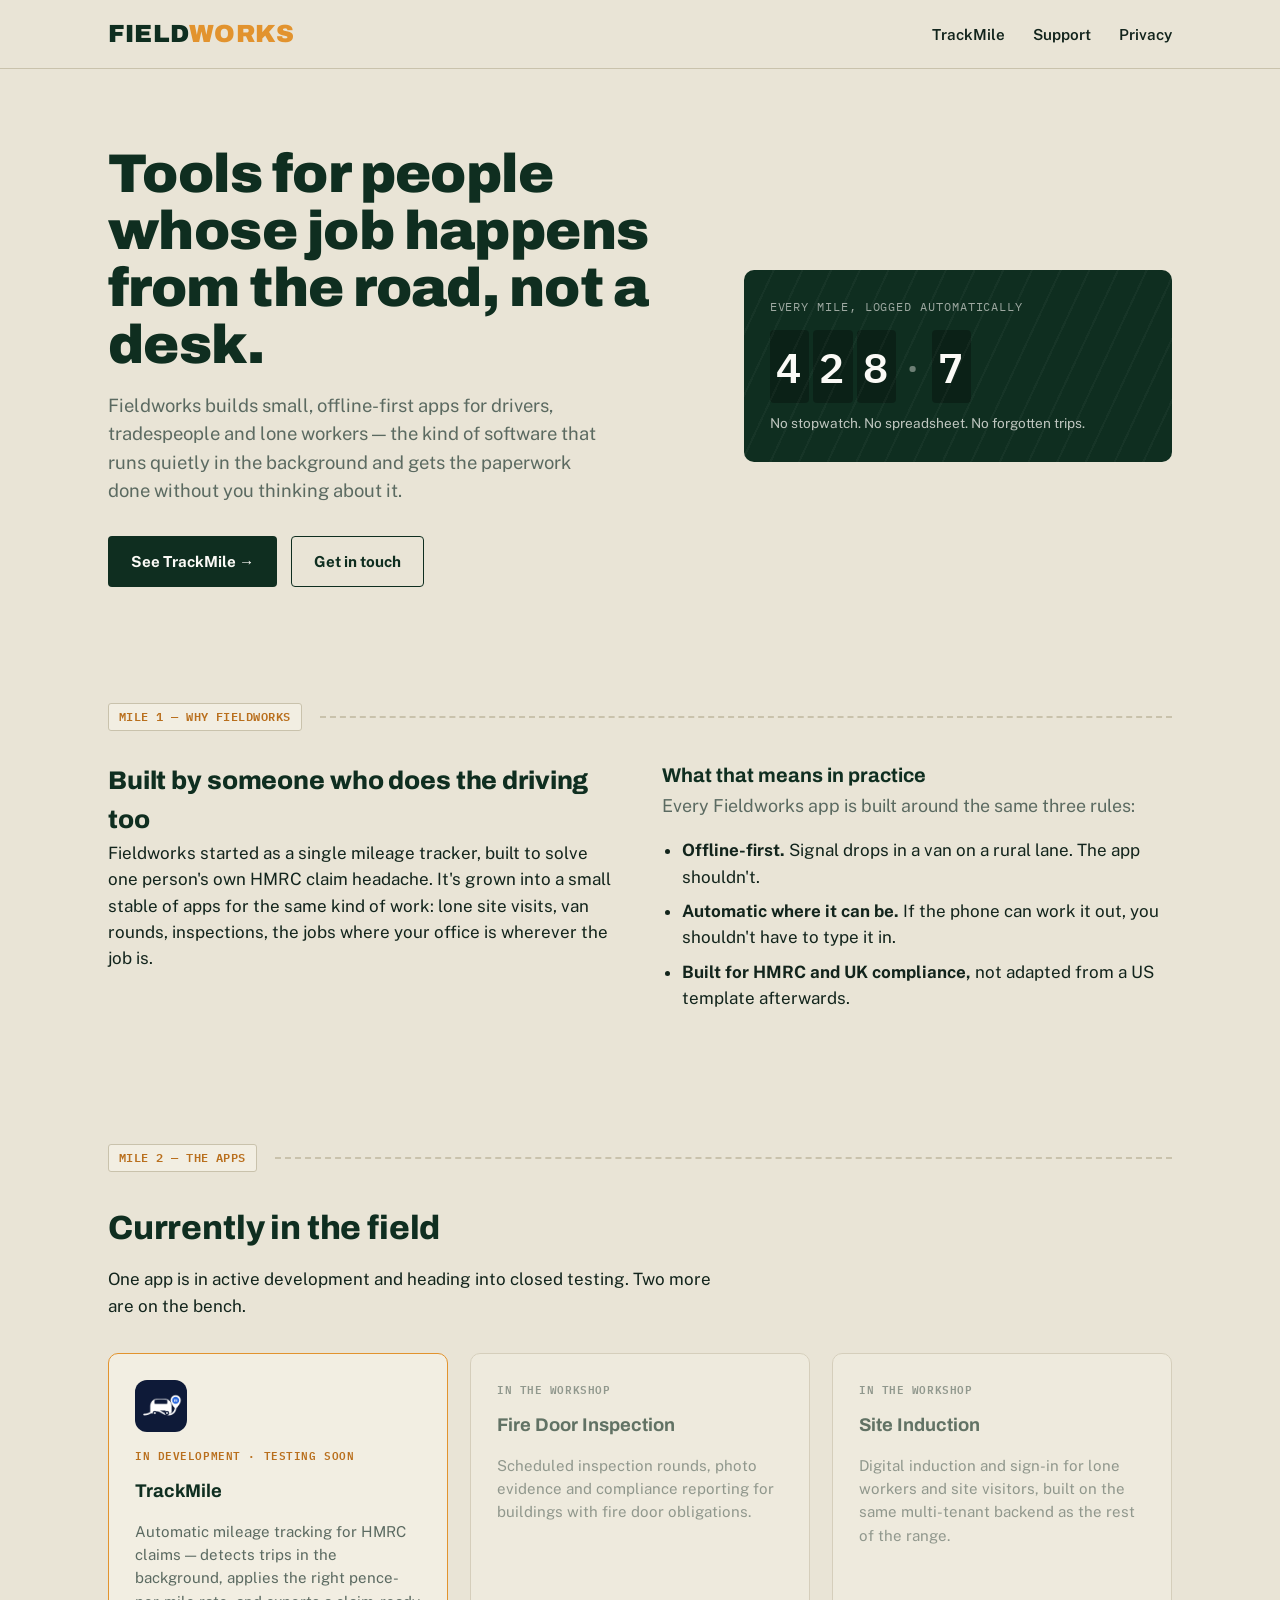
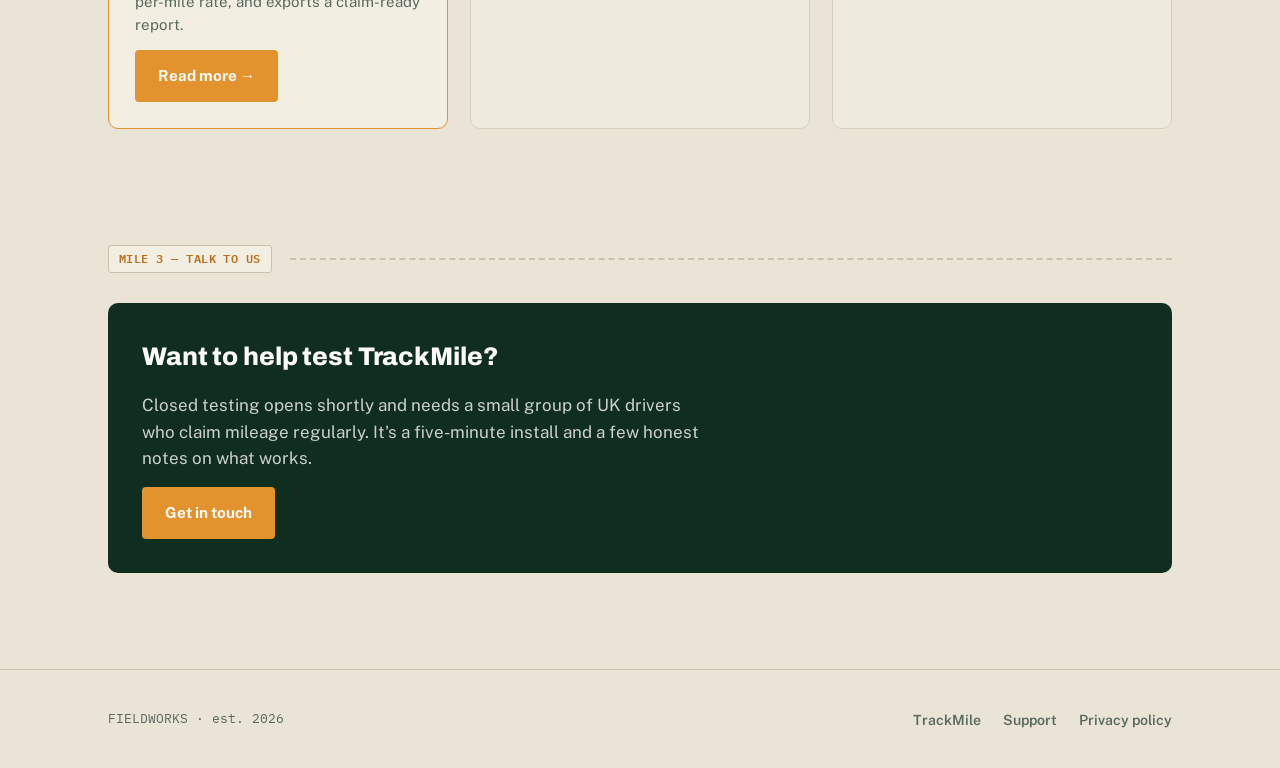
<file: index.html>
<!DOCTYPE html>
<html lang="en-GB">
<head>
<meta charset="UTF-8">
<meta name="viewport" content="width=device-width, initial-scale=1.0">
<title>Fieldworks — tools for people who work from the road</title>
<meta name="description" content="Fieldworks builds simple, offline-first apps for people whose job happens away from a desk — starting with TrackMile, automatic mileage tracking for HMRC claims.">
<link rel="preconnect" href="https://fonts.googleapis.com">
<link rel="preconnect" href="https://fonts.gstatic.com" crossorigin>
<link href="https://fonts.googleapis.com/css2?family=Archivo:wght@600;700;800;900&family=Public+Sans:wght@400;500;600;700&family=IBM+Plex+Mono:wght@400;500;600&display=swap" rel="stylesheet">
<link rel="stylesheet" href="css/style.css">
</head>
<body>

<nav class="site-nav">
  <div class="wrap">
    <a href="index.html" class="wordmark">Field<span>works</span></a>
    <button class="nav-toggle" id="navToggle" aria-label="Toggle menu">&#9776;</button>
    <ul class="nav-links" id="navLinks">
      <li><a href="trackmile.html">TrackMile</a></li>
      <li><a href="support.html">Support</a></li>
      <li><a href="privacy.html">Privacy</a></li>
    </ul>
  </div>
</nav>

<header class="hero">
  <div class="wrap hero-grid">
    <div>
      <h1>Tools for people whose job happens from the road, not a desk.</h1>
      <p class="lede">Fieldworks builds small, offline-first apps for drivers, tradespeople and lone workers — the kind of software that runs quietly in the background and gets the paperwork done without you thinking about it.</p>
      <div class="cta-row">
        <a href="trackmile.html" class="btn btn-primary">See TrackMile &rarr;</a>
        <a href="support.html" class="btn btn-ghost">Get in touch</a>
      </div>
    </div>
    <div class="odometer-card">
      <div class="odometer-label">Every mile, logged automatically</div>
      <div class="odometer-digits" aria-hidden="true">
        <span>0</span><span>0</span><span>0</span><span class="sep">&middot;</span><span>0</span>
      </div>
      <div class="odometer-unit">No stopwatch. No spreadsheet. No forgotten trips.</div>
    </div>
  </div>
</header>

<main>
  <section id="about">
    <div class="wrap">
      <div class="route">
        <span class="marker">Mile 1 — Why Fieldworks</span>
        <span class="line"></span>
      </div>
      <div class="two-col">
        <div>
          <h2>Built by someone who does the driving too</h2>
          <p>Fieldworks started as a single mileage tracker, built to solve one person's own HMRC claim headache. It's grown into a small stable of apps for the same kind of work: lone site visits, van rounds, inspections, the jobs where your office is wherever the job is.</p>
        </div>
        <div>
          <h3>What that means in practice</h3>
          <p class="lede">Every Fieldworks app is built around the same three rules:</p>
          <ul style="padding-left: 20px; color: var(--ink);">
            <li style="margin-bottom:8px;"><strong>Offline-first.</strong> Signal drops in a van on a rural lane. The app shouldn't.</li>
            <li style="margin-bottom:8px;"><strong>Automatic where it can be.</strong> If the phone can work it out, you shouldn't have to type it in.</li>
            <li><strong>Built for HMRC and UK compliance,</strong> not adapted from a US template afterwards.</li>
          </ul>
        </div>
      </div>
    </div>
  </section>

  <section id="apps">
    <div class="wrap">
      <div class="route">
        <span class="marker">Mile 2 — The apps</span>
        <span class="line"></span>
      </div>
      <div class="section-head">
        <h2>Currently in the field</h2>
        <p>One app is in active development and heading into closed testing. Two more are on the bench.</p>
      </div>

      <div class="app-grid">
        <a href="trackmile.html" class="app-card live">
          <img src="assets/trackmile-icon-512.png" alt="TrackMile app icon" class="app-icon">
          <div class="status">In development &middot; testing soon</div>
          <h3>TrackMile</h3>
          <p>Automatic mileage tracking for HMRC claims — detects trips in the background, applies the right pence-per-mile rate, and exports a claim-ready report.</p>
          <span class="btn btn-accent" style="align-self:flex-start;">Read more &rarr;</span>
        </a>

        <div class="app-card stub">
          <div class="status">In the workshop</div>
          <h3>Fire Door Inspection</h3>
          <p>Scheduled inspection rounds, photo evidence and compliance reporting for buildings with fire door obligations.</p>
        </div>

        <div class="app-card stub">
          <div class="status">In the workshop</div>
          <h3>Site Induction</h3>
          <p>Digital induction and sign-in for lone workers and site visitors, built on the same multi-tenant backend as the rest of the range.</p>
        </div>
      </div>
    </div>
  </section>

  <section id="contact">
    <div class="wrap">
      <div class="route">
        <span class="marker">Mile 3 — Talk to us</span>
        <span class="line"></span>
      </div>
      <div class="contact-card">
        <h2 style="color: var(--white);">Want to help test TrackMile?</h2>
        <p style="color: rgba(251,250,246,0.8); margin:0; max-width: 56ch;">Closed testing opens shortly and needs a small group of UK drivers who claim mileage regularly. It's a five-minute install and a few honest notes on what works.</p>
        <a href="support.html" class="btn btn-accent">Get in touch</a>
      </div>
    </div>
  </section>
</main>

<footer>
  <div class="wrap">
    <div class="copy">FIELDWORKS &middot; est. 2026</div>
    <ul class="foot-links">
      <li><a href="trackmile.html">TrackMile</a></li>
      <li><a href="support.html">Support</a></li>
      <li><a href="privacy.html">Privacy policy</a></li>
    </ul>
  </div>
</footer>

<script>
  const t = document.getElementById('navToggle');
  const l = document.getElementById('navLinks');
  if (t) t.addEventListener('click', () => l.classList.toggle('open'));

  // Odometer count-up on load — decorative, not a real usage stat
  const digits = document.querySelectorAll('.odometer-digits span:not(.sep)');
  const targets = ['4','2','8','7'];
  digits.forEach((d, i) => {
    let n = 0;
    const target = parseInt(targets[i], 10);
    const iv = setInterval(() => {
      n = (n + 1) % 10;
      d.textContent = n;
      if (n === target) clearInterval(iv);
    }, 70 + i * 40);
  });
</script>
</body>
</html>
</file>
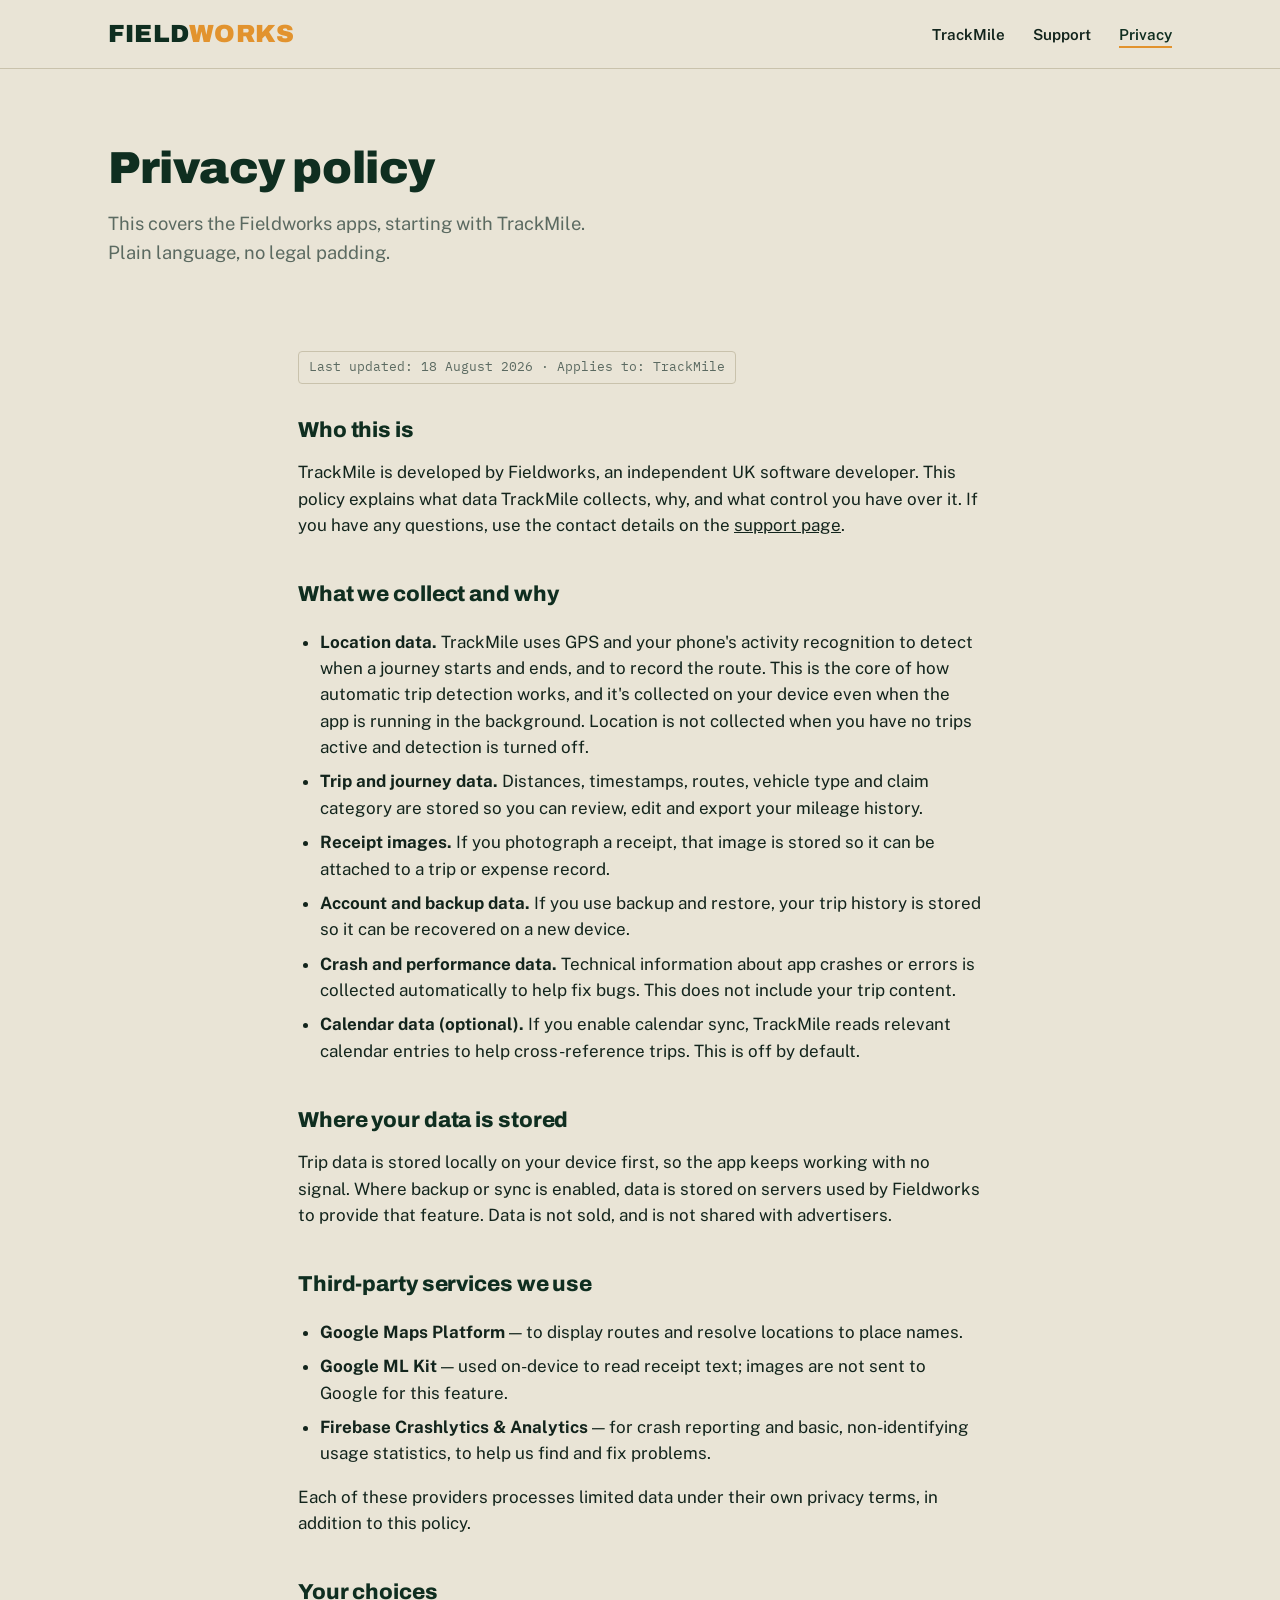
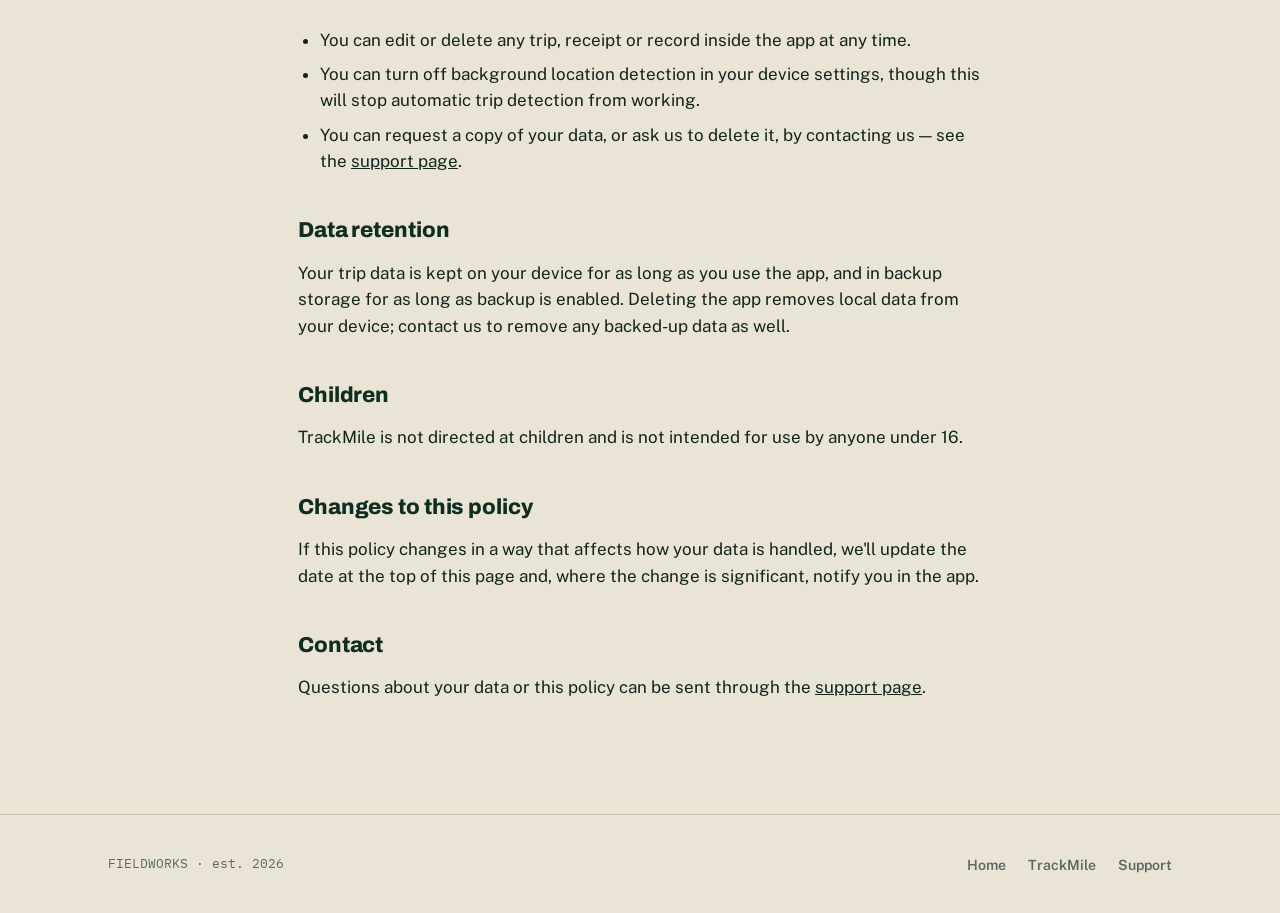
<file: privacy.html>
<!DOCTYPE html>
<html lang="en-GB">
<head>
<meta charset="UTF-8">
<meta name="viewport" content="width=device-width, initial-scale=1.0">
<title>Privacy policy | Fieldworks</title>
<meta name="description" content="How Fieldworks and TrackMile collect, use and store your data.">
<link rel="preconnect" href="https://fonts.googleapis.com">
<link rel="preconnect" href="https://fonts.gstatic.com" crossorigin>
<link href="https://fonts.googleapis.com/css2?family=Archivo:wght@600;700;800;900&family=Public+Sans:wght@400;500;600;700&family=IBM+Plex+Mono:wght@400;500;600&display=swap" rel="stylesheet">
<link rel="stylesheet" href="css/style.css">
</head>
<body>

<nav class="site-nav">
  <div class="wrap">
    <a href="index.html" class="wordmark">Field<span>works</span></a>
    <button class="nav-toggle" id="navToggle" aria-label="Toggle menu">&#9776;</button>
    <ul class="nav-links" id="navLinks">
      <li><a href="trackmile.html">TrackMile</a></li>
      <li><a href="support.html">Support</a></li>
      <li><a href="privacy.html" class="active">Privacy</a></li>
    </ul>
  </div>
</nav>

<header class="hero" style="padding-bottom: 10px;">
  <div class="wrap">
    <h1 style="font-size: clamp(2rem, 4vw, 2.8rem);">Privacy policy</h1>
    <p class="lede">This covers the Fieldworks apps, starting with TrackMile. Plain language, no legal padding.</p>
  </div>
</header>

<main>
  <section>
    <div class="wrap doc">
      <div class="updated">Last updated: 18 August 2026 &middot; Applies to: TrackMile</div>

      <h2>Who this is</h2>
      <p>TrackMile is developed by Fieldworks, an independent UK software developer. This policy explains what data TrackMile collects, why, and what control you have over it. If you have any questions, use the contact details on the <a href="support.html">support page</a>.</p>

      <h2>What we collect and why</h2>
      <ul>
        <li><strong>Location data.</strong> TrackMile uses GPS and your phone's activity recognition to detect when a journey starts and ends, and to record the route. This is the core of how automatic trip detection works, and it's collected on your device even when the app is running in the background. Location is not collected when you have no trips active and detection is turned off.</li>
        <li><strong>Trip and journey data.</strong> Distances, timestamps, routes, vehicle type and claim category are stored so you can review, edit and export your mileage history.</li>
        <li><strong>Receipt images.</strong> If you photograph a receipt, that image is stored so it can be attached to a trip or expense record.</li>
        <li><strong>Account and backup data.</strong> If you use backup and restore, your trip history is stored so it can be recovered on a new device.</li>
        <li><strong>Crash and performance data.</strong> Technical information about app crashes or errors is collected automatically to help fix bugs. This does not include your trip content.</li>
        <li><strong>Calendar data (optional).</strong> If you enable calendar sync, TrackMile reads relevant calendar entries to help cross-reference trips. This is off by default.</li>
      </ul>

      <h2>Where your data is stored</h2>
      <p>Trip data is stored locally on your device first, so the app keeps working with no signal. Where backup or sync is enabled, data is stored on servers used by Fieldworks to provide that feature. Data is not sold, and is not shared with advertisers.</p>

      <h2>Third-party services we use</h2>
      <ul>
        <li><strong>Google Maps Platform</strong> — to display routes and resolve locations to place names.</li>
        <li><strong>Google ML Kit</strong> — used on-device to read receipt text; images are not sent to Google for this feature.</li>
        <li><strong>Firebase Crashlytics &amp; Analytics</strong> — for crash reporting and basic, non-identifying usage statistics, to help us find and fix problems.</li>
      </ul>
      <p>Each of these providers processes limited data under their own privacy terms, in addition to this policy.</p>

      <h2>Your choices</h2>
      <ul>
        <li>You can edit or delete any trip, receipt or record inside the app at any time.</li>
        <li>You can turn off background location detection in your device settings, though this will stop automatic trip detection from working.</li>
        <li>You can request a copy of your data, or ask us to delete it, by contacting us — see the <a href="support.html">support page</a>.</li>
      </ul>

      <h2>Data retention</h2>
      <p>Your trip data is kept on your device for as long as you use the app, and in backup storage for as long as backup is enabled. Deleting the app removes local data from your device; contact us to remove any backed-up data as well.</p>

      <h2>Children</h2>
      <p>TrackMile is not directed at children and is not intended for use by anyone under 16.</p>

      <h2>Changes to this policy</h2>
      <p>If this policy changes in a way that affects how your data is handled, we'll update the date at the top of this page and, where the change is significant, notify you in the app.</p>

      <h2>Contact</h2>
      <p>Questions about your data or this policy can be sent through the <a href="support.html">support page</a>.</p>
    </div>
  </section>
</main>

<footer>
  <div class="wrap">
    <div class="copy">FIELDWORKS &middot; est. 2026</div>
    <ul class="foot-links">
      <li><a href="index.html">Home</a></li>
      <li><a href="trackmile.html">TrackMile</a></li>
      <li><a href="support.html">Support</a></li>
    </ul>
  </div>
</footer>

<script>
  const t = document.getElementById('navToggle');
  const l = document.getElementById('navLinks');
  if (t) t.addEventListener('click', () => l.classList.toggle('open'));
</script>
</body>
</html>
</file>
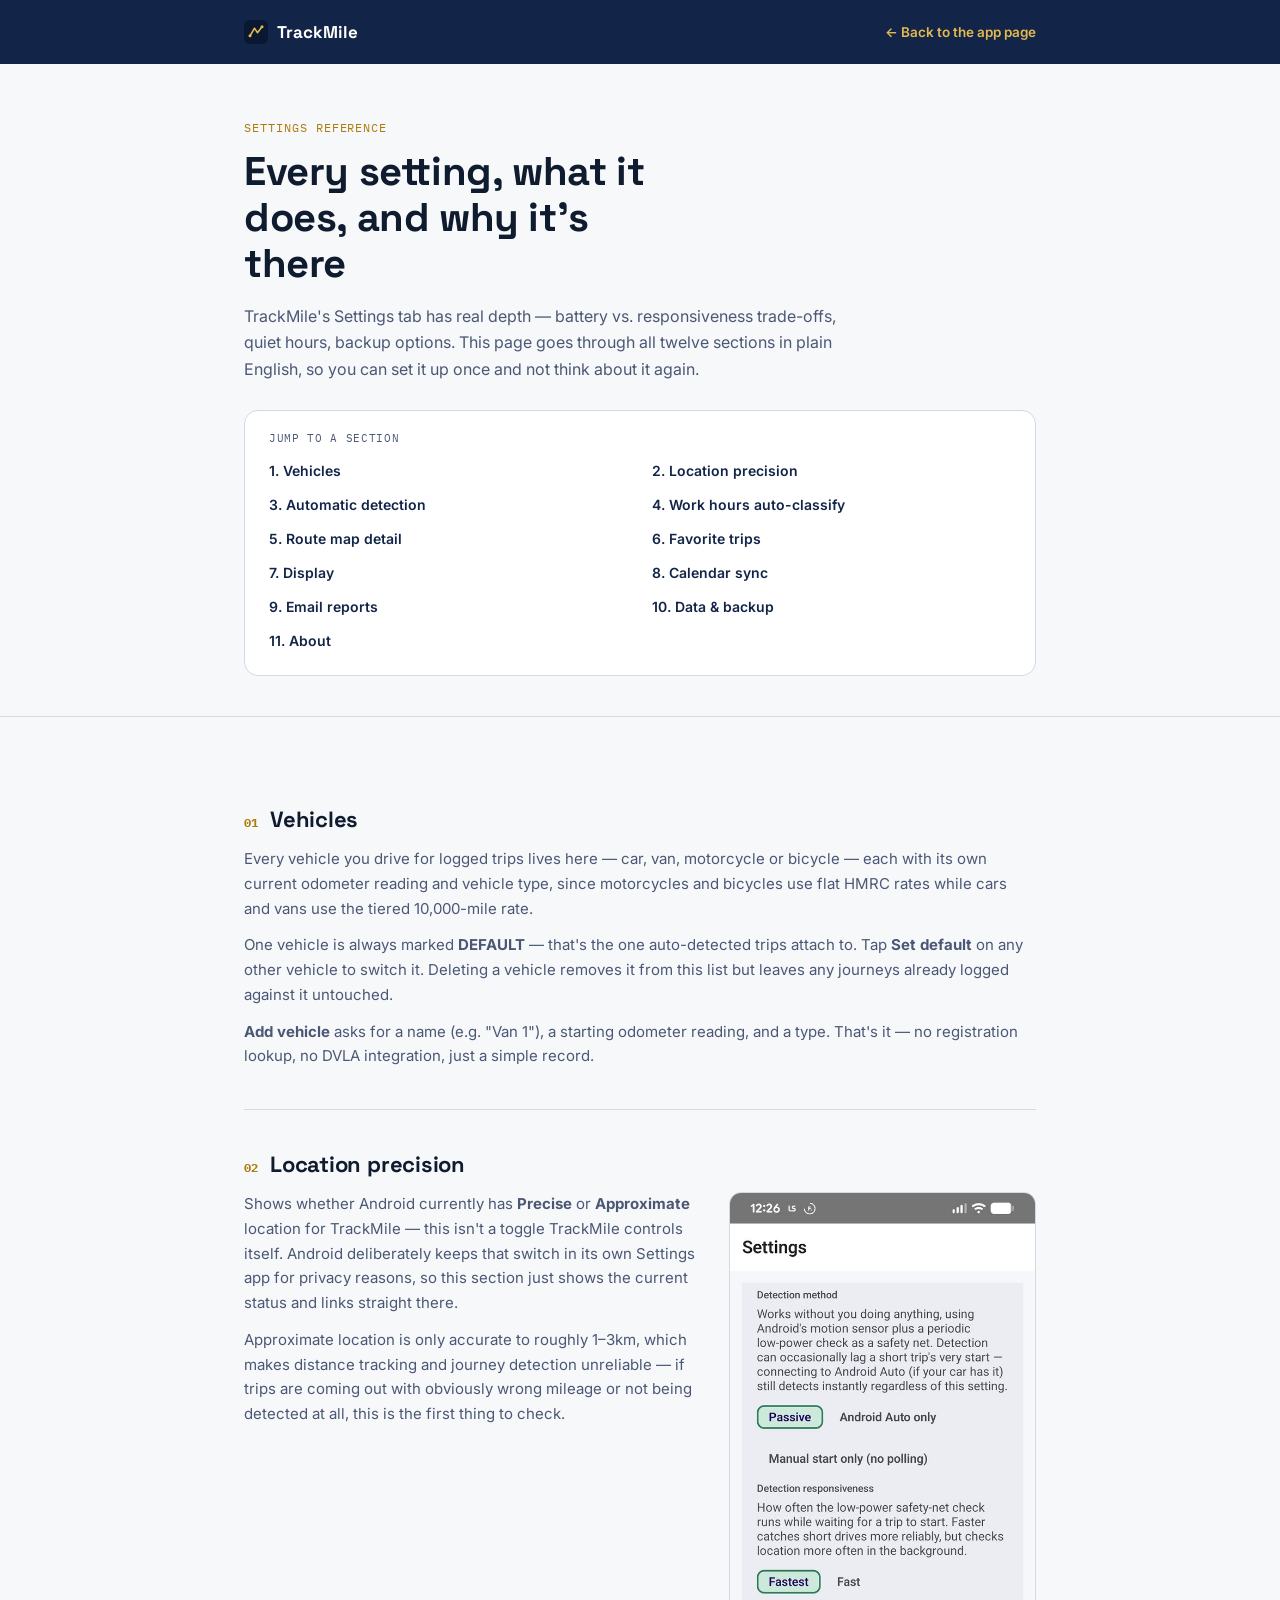
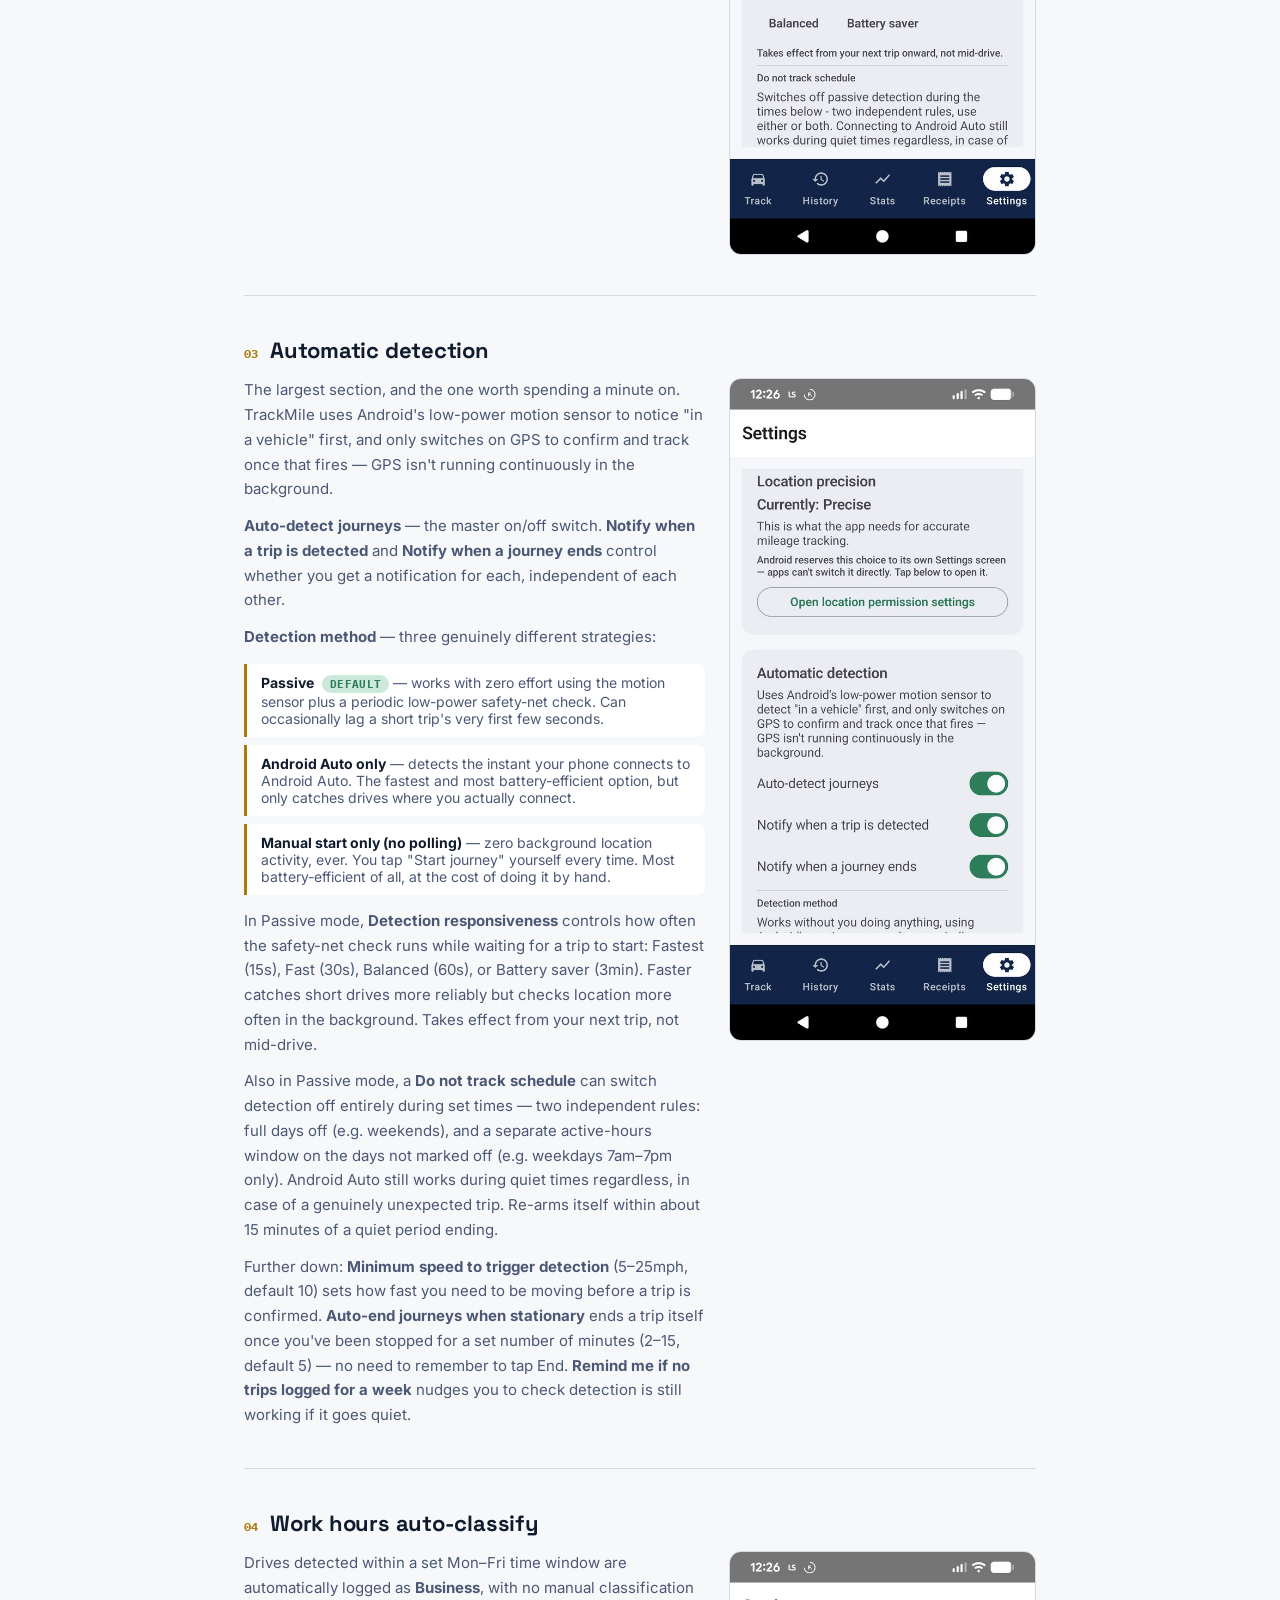
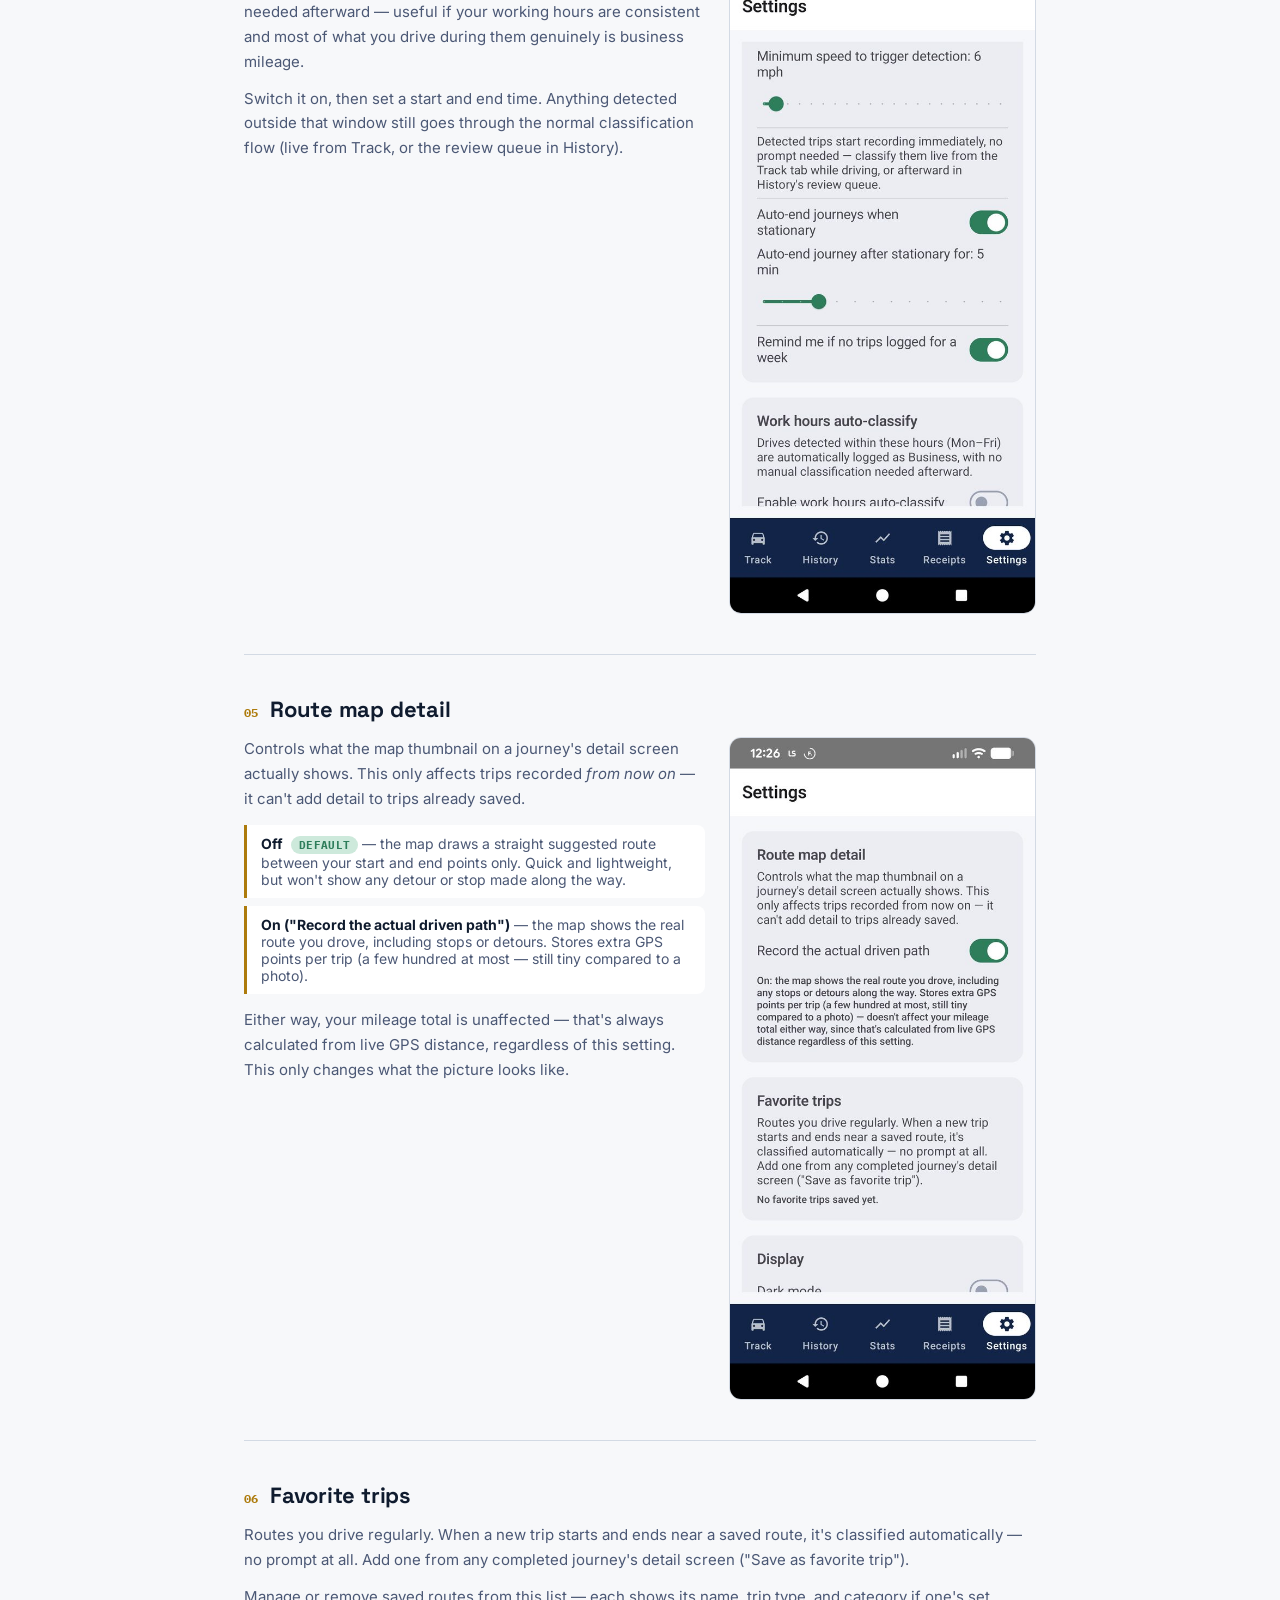
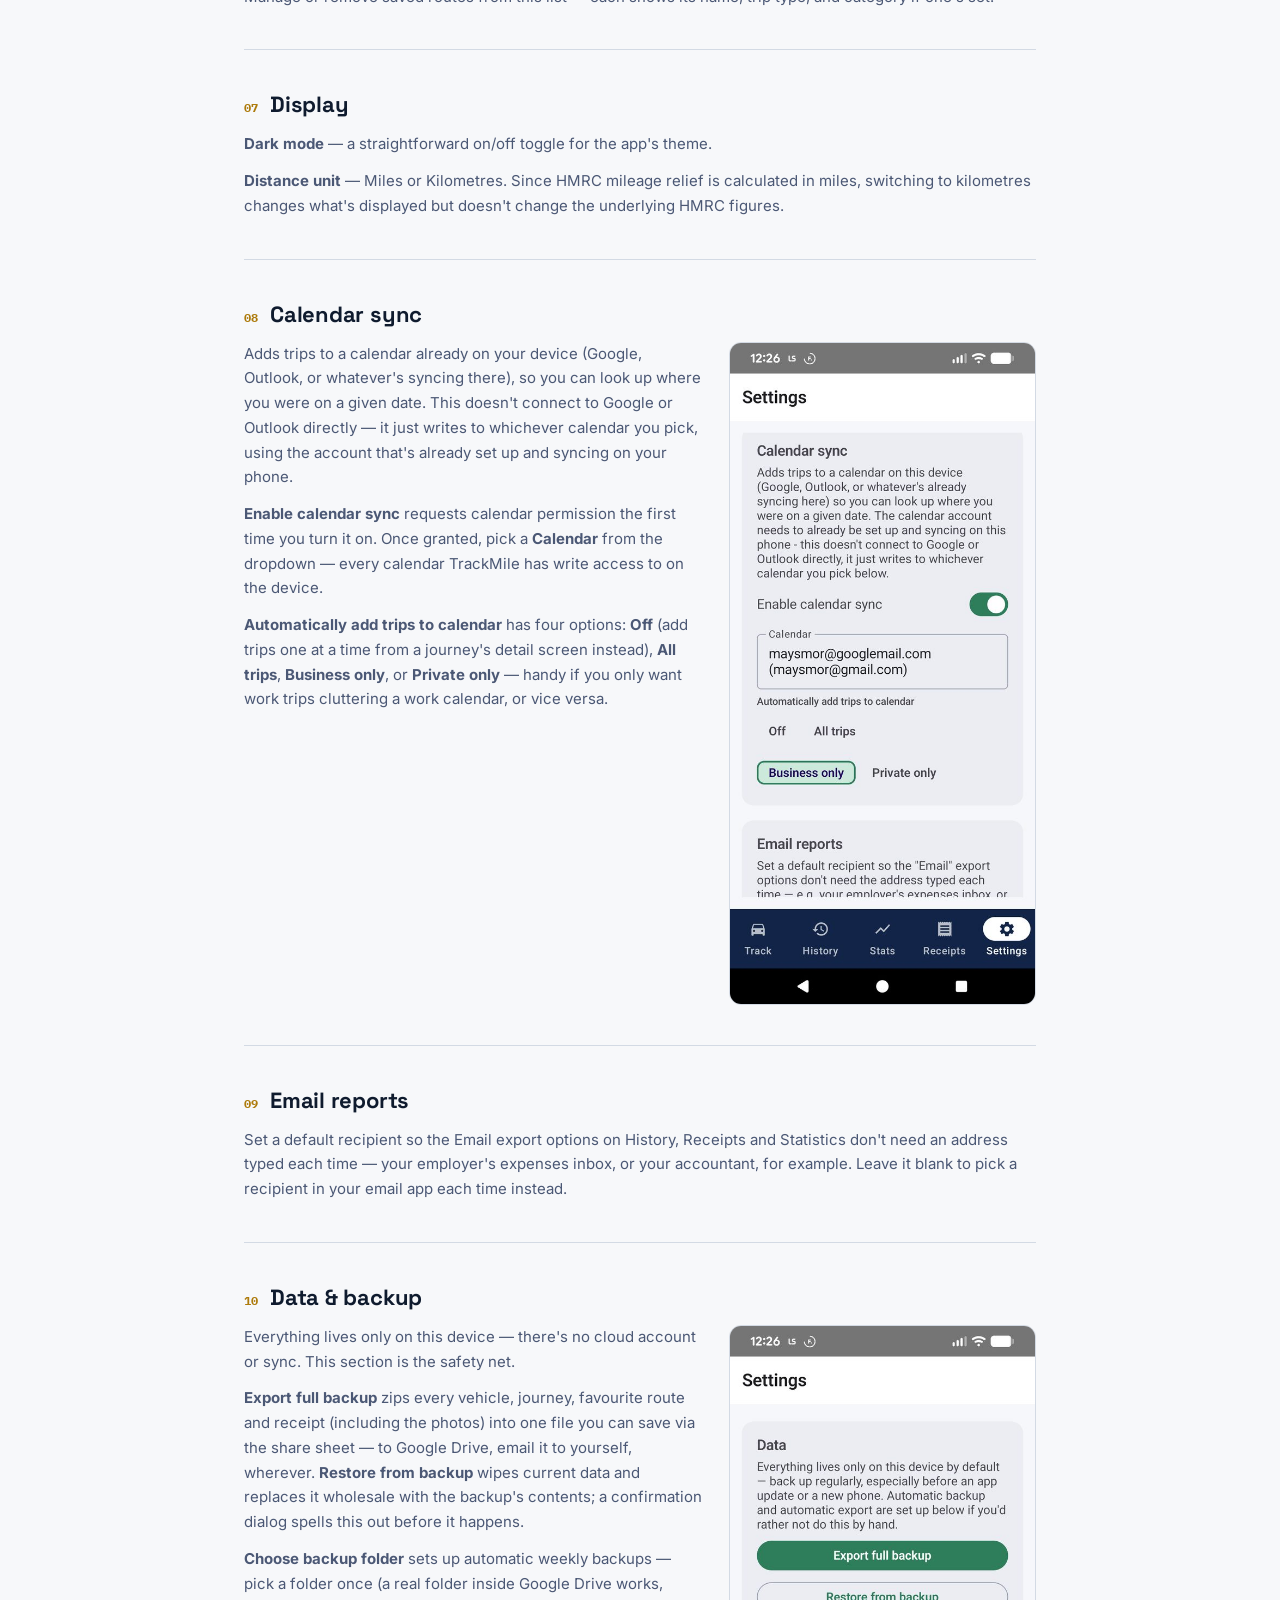
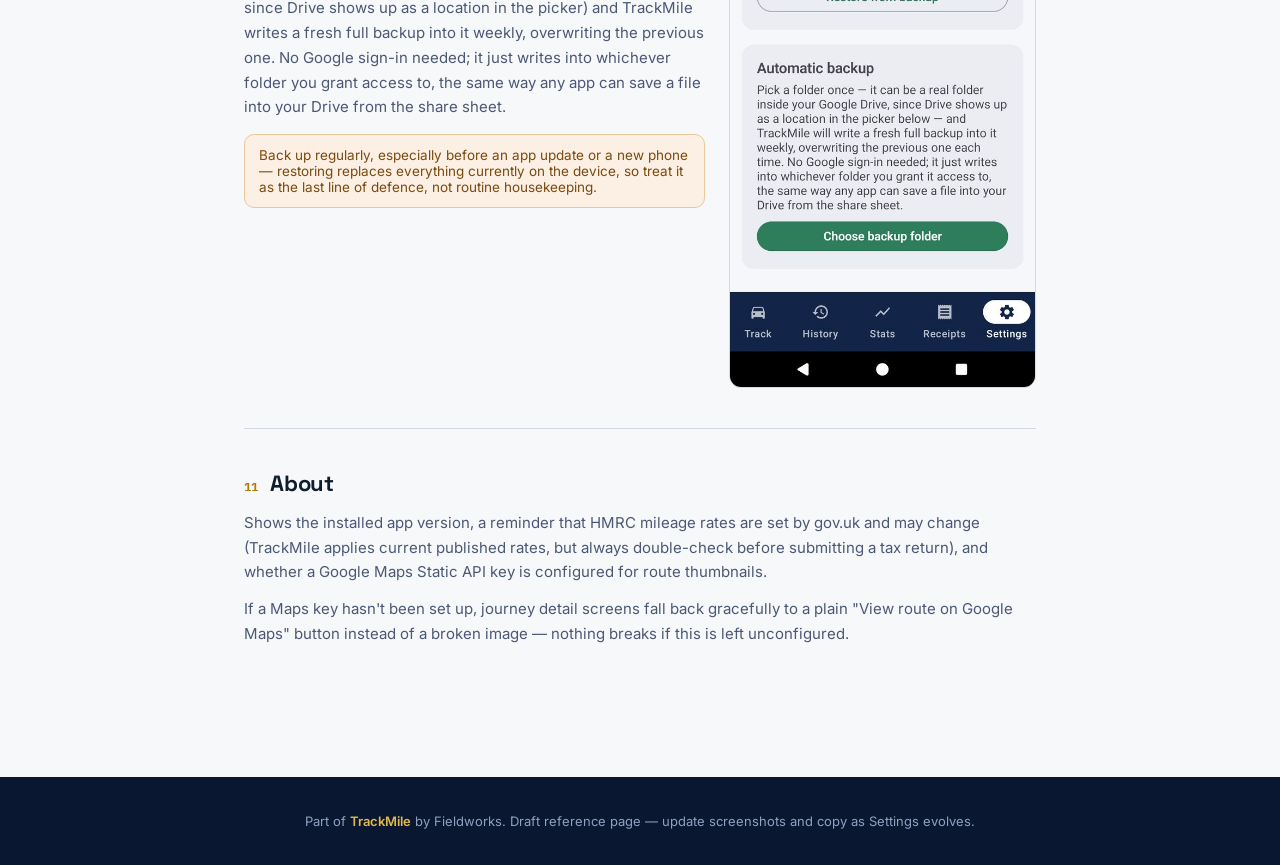
<file: settings-guide.html>
<!DOCTYPE html>
<html lang="en">
<head>
<meta charset="UTF-8">
<meta name="viewport" content="width=device-width, initial-scale=1.0">
<title>Every TrackMile setting, explained</title>
<meta name="description" content="A complete reference for every setting in TrackMile — what it does, what the trade-offs are, and when to change it.">
<link rel="preconnect" href="https://fonts.googleapis.com">
<link rel="preconnect" href="https://fonts.gstatic.com" crossorigin>
<link href="https://fonts.googleapis.com/css2?family=Space+Grotesk:wght@400;500;600;700&family=Inter:wght@400;500;600;700&family=IBM+Plex+Mono:wght@400;500;600&display=swap" rel="stylesheet">
<style>
  :root{
    --navy:#122548; --navy-deep:#0A1730; --gold:#AD7B0C; --gold-light:#E3B84E;
    --green:#2E7D5B; --green-tint:#CDE9DB; --blue:#3E6AE1; --blue-tint:#DCE4FC;
    --fog:#EDF0F4; --fog-2:#E2E7EE; --paper:#F7F8FA; --ink:#0F1B2E; --ink-soft:#4B5875;
    --line:#D3DAE4; --white:#FFFFFF; --radius:14px;
    --disp:'Space Grotesk',sans-serif; --body:'Inter',sans-serif; --mono:'IBM Plex Mono',monospace;
  }
  *{box-sizing:border-box;}
  body{margin:0;font-family:var(--body);color:var(--ink);background:var(--paper);-webkit-font-smoothing:antialiased;}
  h1,h2,h3{font-family:var(--disp);margin:0;letter-spacing:-0.01em;}
  p{margin:0;line-height:1.65;}
  a{color:inherit;}
  code{font-family:var(--mono);background:var(--fog-2);padding:1px 6px;border-radius:5px;font-size:0.92em;}

  header{background:var(--navy);color:white;padding:20px 0;}
  .wrap{max-width:840px;margin:0 auto;padding:0 24px;}
  .header-row{display:flex;align-items:center;justify-content:space-between;}
  .brand{display:flex;align-items:center;gap:9px;font-family:var(--disp);font-weight:700;font-size:17px;}
  .brand svg{width:24px;height:24px;}
  .back-link{font-size:13.5px;color:var(--gold-light);font-weight:600;text-decoration:none;display:flex;align-items:center;gap:6px;}

  .hero{padding:56px 0 40px;border-bottom:1px solid var(--line);}
  .hero .eyebrow{font-family:var(--mono);font-size:12px;letter-spacing:.08em;text-transform:uppercase;color:var(--gold);display:block;margin-bottom:14px;}
  .hero h1{font-size:clamp(28px,4vw,40px);line-height:1.15;font-weight:700;max-width:16ch;}
  .hero p{margin-top:16px;font-size:16px;color:var(--ink-soft);max-width:60ch;}

  .toc{background:var(--white);border:1px solid var(--line);border-radius:var(--radius);padding:20px 24px;margin-top:28px;}
  .toc .lbl{font-family:var(--mono);font-size:11px;letter-spacing:.06em;text-transform:uppercase;color:var(--ink-soft);margin-bottom:12px;display:block;}
  .toc-grid{display:grid;grid-template-columns:1fr 1fr;gap:6px 24px;}
  @media(max-width:600px){.toc-grid{grid-template-columns:1fr;}}
  .toc-grid a{font-size:14px;color:var(--navy);font-weight:600;text-decoration:none;display:block;padding:5px 0;border-bottom:1px dashed transparent;}
  .toc-grid a:hover{border-color:var(--line);}

  main{padding:48px 0 90px;}
  .setting{padding:40px 0;border-bottom:1px solid var(--line);scroll-margin-top:24px;}
  .setting:last-child{border-bottom:none;}
  .setting-head{display:flex;align-items:baseline;gap:12px;margin-bottom:14px;flex-wrap:wrap;}
  .setting-num{font-family:var(--mono);font-size:12px;color:var(--gold);font-weight:700;}
  .setting h2{font-size:22px;font-weight:700;}
  .setting-body{display:grid;grid-template-columns:1fr;gap:24px;}
  .setting-body.with-shot{grid-template-columns:1.5fr 1fr;}
  @media(max-width:720px){.setting-body.with-shot{grid-template-columns:1fr;}}
  .setting-shot{order:2;}
  .setting-shot img{width:100%;border-radius:12px;border:1px solid var(--line);display:block;}
  .setting-text{order:1;}
  .setting-text > p{margin-bottom:12px;color:var(--ink-soft);font-size:15px;}
  .setting-text > p:last-child{margin-bottom:0;}
  .setting-text p strong{color:var(--ink);font-weight:600;}
  .opt-list{margin:14px 0;padding:0;list-style:none;}
  .opt-list li{
    padding:10px 14px;border-left:3px solid var(--gold);background:var(--white);
    border-radius:0 8px 8px 0;margin-bottom:8px;font-size:14px;color:var(--ink-soft);
  }
  .opt-list li b{color:var(--ink);}
  .default-tag{
    display:inline-block;font-family:var(--mono);font-size:10.5px;font-weight:700;
    background:var(--green-tint);color:var(--green);padding:2px 8px;border-radius:999px;margin-left:8px;
    text-transform:uppercase;letter-spacing:.03em;vertical-align:middle;
  }
  .caution{
    background:#FCEFE4;border:1px solid #E9C79A;border-radius:10px;padding:12px 14px;
    font-size:13.5px;color:#7A4A0F;margin-top:14px;
  }

  footer{background:var(--navy-deep);color:#8FA0C2;padding:36px 0;text-align:center;font-size:13px;}
  footer a{color:var(--gold-light);font-weight:600;text-decoration:none;}
</style>
</head>
<body>

<header>
  <div class="wrap header-row">
    <div class="brand">
      <svg viewBox="0 0 32 32" fill="none"><rect width="32" height="32" rx="8" fill="#0A1730"/><path d="M8 21L14 11L18 17L24 9" stroke="#E3B84E" stroke-width="2" stroke-linecap="round" stroke-linejoin="round"/><circle cx="8" cy="21" r="2" fill="#E3B84E"/><circle cx="24" cy="9" r="2" fill="#E3B84E"/></svg>
      TrackMile
    </div>
    <a class="back-link" href="trackmile.html">← Back to the app page</a>
  </div>
</header>

<div class="hero">
  <div class="wrap">
    <span class="eyebrow">Settings reference</span>
    <h1>Every setting, what it does, and why it's there</h1>
    <p>TrackMile's Settings tab has real depth — battery vs. responsiveness trade-offs, quiet hours, backup options. This page goes through all twelve sections in plain English, so you can set it up once and not think about it again.</p>

    <div class="toc">
      <span class="lbl">Jump to a section</span>
      <div class="toc-grid">
        <a href="#vehicles">1. Vehicles</a>
        <a href="#location-precision">2. Location precision</a>
        <a href="#automatic-detection">3. Automatic detection</a>
        <a href="#work-hours">4. Work hours auto-classify</a>
        <a href="#route-map">5. Route map detail</a>
        <a href="#favorite-trips">6. Favorite trips</a>
        <a href="#display">7. Display</a>
        <a href="#calendar-sync">8. Calendar sync</a>
        <a href="#email-reports">9. Email reports</a>
        <a href="#data">10. Data &amp; backup</a>
        <a href="#about">11. About</a>
      </div>
    </div>
  </div>
</div>

<main>
  <div class="wrap">

    <div class="setting" id="vehicles">
      <div class="setting-head"><span class="setting-num">01</span><h2>Vehicles</h2></div>
      <div class="setting-body">
        <div class="setting-text">
          <p>Every vehicle you drive for logged trips lives here — car, van, motorcycle or bicycle — each with its own current odometer reading and vehicle type, since motorcycles and bicycles use flat HMRC rates while cars and vans use the tiered 10,000-mile rate.</p>
          <p>One vehicle is always marked <b>DEFAULT</b> — that's the one auto-detected trips attach to. Tap <b>Set default</b> on any other vehicle to switch it. Deleting a vehicle removes it from this list but leaves any journeys already logged against it untouched.</p>
          <p><b>Add vehicle</b> asks for a name (e.g. "Van 1"), a starting odometer reading, and a type. That's it — no registration lookup, no DVLA integration, just a simple record.</p>
        </div>
      </div>
    </div>

    <div class="setting" id="location-precision">
      <div class="setting-head"><span class="setting-num">02</span><h2>Location precision</h2></div>
      <div class="setting-body with-shot">
        <div class="setting-text">
          <p>Shows whether Android currently has <b>Precise</b> or <b>Approximate</b> location for TrackMile — this isn't a toggle TrackMile controls itself. Android deliberately keeps that switch in its own Settings app for privacy reasons, so this section just shows the current status and links straight there.</p>
          <p>Approximate location is only accurate to roughly 1–3km, which makes distance tracking and journey detection unreliable — if trips are coming out with obviously wrong mileage or not being detected at all, this is the first thing to check.</p>
        </div>
        <div class="setting-shot"><img src="screenshots/settings-detection1.jpg" alt="Location precision showing Currently: Precise, and the Automatic detection toggles below it"></div>
      </div>
    </div>

    <div class="setting" id="automatic-detection">
      <div class="setting-head"><span class="setting-num">03</span><h2>Automatic detection</h2></div>
      <div class="setting-body with-shot">
        <div class="setting-text">
          <p>The largest section, and the one worth spending a minute on. TrackMile uses Android's low-power motion sensor to notice "in a vehicle" first, and only switches on GPS to confirm and track once that fires — GPS isn't running continuously in the background.</p>
          <p><b>Auto-detect journeys</b> — the master on/off switch. <b>Notify when a trip is detected</b> and <b>Notify when a journey ends</b> control whether you get a notification for each, independent of each other.</p>
          <p><b>Detection method</b> — three genuinely different strategies:</p>
          <ul class="opt-list">
            <li><b>Passive</b><span class="default-tag">Default</span> — works with zero effort using the motion sensor plus a periodic low-power safety-net check. Can occasionally lag a short trip's very first few seconds.</li>
            <li><b>Android Auto only</b> — detects the instant your phone connects to Android Auto. The fastest and most battery-efficient option, but only catches drives where you actually connect.</li>
            <li><b>Manual start only (no polling)</b> — zero background location activity, ever. You tap "Start journey" yourself every time. Most battery-efficient of all, at the cost of doing it by hand.</li>
          </ul>
          <p>In Passive mode, <b>Detection responsiveness</b> controls how often the safety-net check runs while waiting for a trip to start: Fastest (15s), Fast (30s), Balanced (60s), or Battery saver (3min). Faster catches short drives more reliably but checks location more often in the background. Takes effect from your next trip, not mid-drive.</p>
          <p>Also in Passive mode, a <b>Do not track schedule</b> can switch detection off entirely during set times — two independent rules: full days off (e.g. weekends), and a separate active-hours window on the days not marked off (e.g. weekdays 7am–7pm only). Android Auto still works during quiet times regardless, in case of a genuinely unexpected trip. Re-arms itself within about 15 minutes of a quiet period ending.</p>
          <p>Further down: <b>Minimum speed to trigger detection</b> (5–25mph, default 10) sets how fast you need to be moving before a trip is confirmed. <b>Auto-end journeys when stationary</b> ends a trip itself once you've been stopped for a set number of minutes (2–15, default 5) — no need to remember to tap End. <b>Remind me if no trips logged for a week</b> nudges you to check detection is still working if it goes quiet.</p>
        </div>
        <div class="setting-shot"><img src="screenshots/settings-detectionmethod.jpg" alt="Detection method options: Passive, Android Auto only, Manual start only, with detection responsiveness chips below"></div>
      </div>
    </div>

    <div class="setting" id="work-hours">
      <div class="setting-head"><span class="setting-num">04</span><h2>Work hours auto-classify</h2></div>
      <div class="setting-body with-shot">
        <div class="setting-text">
          <p>Drives detected within a set Mon–Fri time window are automatically logged as <b>Business</b>, with no manual classification needed afterward — useful if your working hours are consistent and most of what you drive during them genuinely is business mileage.</p>
          <p>Switch it on, then set a start and end time. Anything detected outside that window still goes through the normal classification flow (live from Track, or the review queue in History).</p>
        </div>
        <div class="setting-shot"><img src="screenshots/settings-detection2.jpg" alt="Minimum speed slider, auto-end journeys toggle, and the start of Work hours auto-classify"></div>
      </div>
    </div>

    <div class="setting" id="route-map">
      <div class="setting-head"><span class="setting-num">05</span><h2>Route map detail</h2></div>
      <div class="setting-body with-shot">
        <div class="setting-text">
          <p>Controls what the map thumbnail on a journey's detail screen actually shows. This only affects trips recorded <i>from now on</i> — it can't add detail to trips already saved.</p>
          <ul class="opt-list">
            <li><b>Off</b><span class="default-tag">Default</span> — the map draws a straight suggested route between your start and end points only. Quick and lightweight, but won't show any detour or stop made along the way.</li>
            <li><b>On ("Record the actual driven path")</b> — the map shows the real route you drove, including stops or detours. Stores extra GPS points per trip (a few hundred at most — still tiny compared to a photo).</li>
          </ul>
          <p>Either way, your mileage total is unaffected — that's always calculated from live GPS distance, regardless of this setting. This only changes what the picture looks like.</p>
        </div>
        <div class="setting-shot"><img src="screenshots/settings-routemap.jpg" alt="Route map detail toggle, Favorite trips section, and the start of Display settings"></div>
      </div>
    </div>

    <div class="setting" id="favorite-trips">
      <div class="setting-head"><span class="setting-num">06</span><h2>Favorite trips</h2></div>
      <div class="setting-body">
        <div class="setting-text">
          <p>Routes you drive regularly. When a new trip starts and ends near a saved route, it's classified automatically — no prompt at all. Add one from any completed journey's detail screen ("Save as favorite trip").</p>
          <p>Manage or remove saved routes from this list — each shows its name, trip type, and category if one's set.</p>
        </div>
      </div>
    </div>

    <div class="setting" id="display">
      <div class="setting-head"><span class="setting-num">07</span><h2>Display</h2></div>
      <div class="setting-body">
        <div class="setting-text">
          <p><b>Dark mode</b> — a straightforward on/off toggle for the app's theme.</p>
          <p><b>Distance unit</b> — Miles or Kilometres. Since HMRC mileage relief is calculated in miles, switching to kilometres changes what's displayed but doesn't change the underlying HMRC figures.</p>
        </div>
      </div>
    </div>

    <div class="setting" id="calendar-sync">
      <div class="setting-head"><span class="setting-num">08</span><h2>Calendar sync</h2></div>
      <div class="setting-body with-shot">
        <div class="setting-text">
          <p>Adds trips to a calendar already on your device (Google, Outlook, or whatever's syncing there), so you can look up where you were on a given date. This doesn't connect to Google or Outlook directly — it just writes to whichever calendar you pick, using the account that's already set up and syncing on your phone.</p>
          <p><b>Enable calendar sync</b> requests calendar permission the first time you turn it on. Once granted, pick a <b>Calendar</b> from the dropdown — every calendar TrackMile has write access to on the device.</p>
          <p><b>Automatically add trips to calendar</b> has four options: <b>Off</b> (add trips one at a time from a journey's detail screen instead), <b>All trips</b>, <b>Business only</b>, or <b>Private only</b> — handy if you only want work trips cluttering a work calendar, or vice versa.</p>
        </div>
        <div class="setting-shot"><img src="screenshots/settings-calendar.jpg" alt="Calendar sync section with the enable toggle, calendar picker, and auto-add mode options"></div>
      </div>
    </div>

    <div class="setting" id="email-reports">
      <div class="setting-head"><span class="setting-num">09</span><h2>Email reports</h2></div>
      <div class="setting-body">
        <div class="setting-text">
          <p>Set a default recipient so the Email export options on History, Receipts and Statistics don't need an address typed each time — your employer's expenses inbox, or your accountant, for example. Leave it blank to pick a recipient in your email app each time instead.</p>
        </div>
      </div>
    </div>

    <div class="setting" id="data">
      <div class="setting-head"><span class="setting-num">10</span><h2>Data &amp; backup</h2></div>
      <div class="setting-body with-shot">
        <div class="setting-text">
          <p>Everything lives only on this device — there's no cloud account or sync. This section is the safety net.</p>
          <p><b>Export full backup</b> zips every vehicle, journey, favourite route and receipt (including the photos) into one file you can save via the share sheet — to Google Drive, email it to yourself, wherever. <b>Restore from backup</b> wipes current data and replaces it wholesale with the backup's contents; a confirmation dialog spells this out before it happens.</p>
          <p><b>Choose backup folder</b> sets up automatic weekly backups — pick a folder once (a real folder inside Google Drive works, since Drive shows up as a location in the picker) and TrackMile writes a fresh full backup into it weekly, overwriting the previous one. No Google sign-in needed; it just writes into whichever folder you grant access to, the same way any app can save a file into your Drive from the share sheet.</p>
          <div class="caution">Back up regularly, especially before an app update or a new phone — restoring replaces everything currently on the device, so treat it as the last line of defence, not routine housekeeping.</div>
        </div>
        <div class="setting-shot"><img src="screenshots/settings-backup.jpg" alt="Data section with Export full backup and Restore from backup buttons, and the Automatic backup section with Choose backup folder"></div>
      </div>
    </div>

    <div class="setting" id="about">
      <div class="setting-head"><span class="setting-num">11</span><h2>About</h2></div>
      <div class="setting-body">
        <div class="setting-text">
          <p>Shows the installed app version, a reminder that HMRC mileage rates are set by gov.uk and may change (TrackMile applies current published rates, but always double-check before submitting a tax return), and whether a Google Maps Static API key is configured for route thumbnails.</p>
          <p>If a Maps key hasn't been set up, journey detail screens fall back gracefully to a plain "View route on Google Maps" button instead of a broken image — nothing breaks if this is left unconfigured.</p>
        </div>
      </div>
    </div>

  </div>
</main>

<footer>
  <div class="wrap">
    Part of <a href="trackmile.html">TrackMile</a> by Fieldworks. Draft reference page — update screenshots and copy as Settings evolves.
  </div>
</footer>

</body>
</html>
</file>
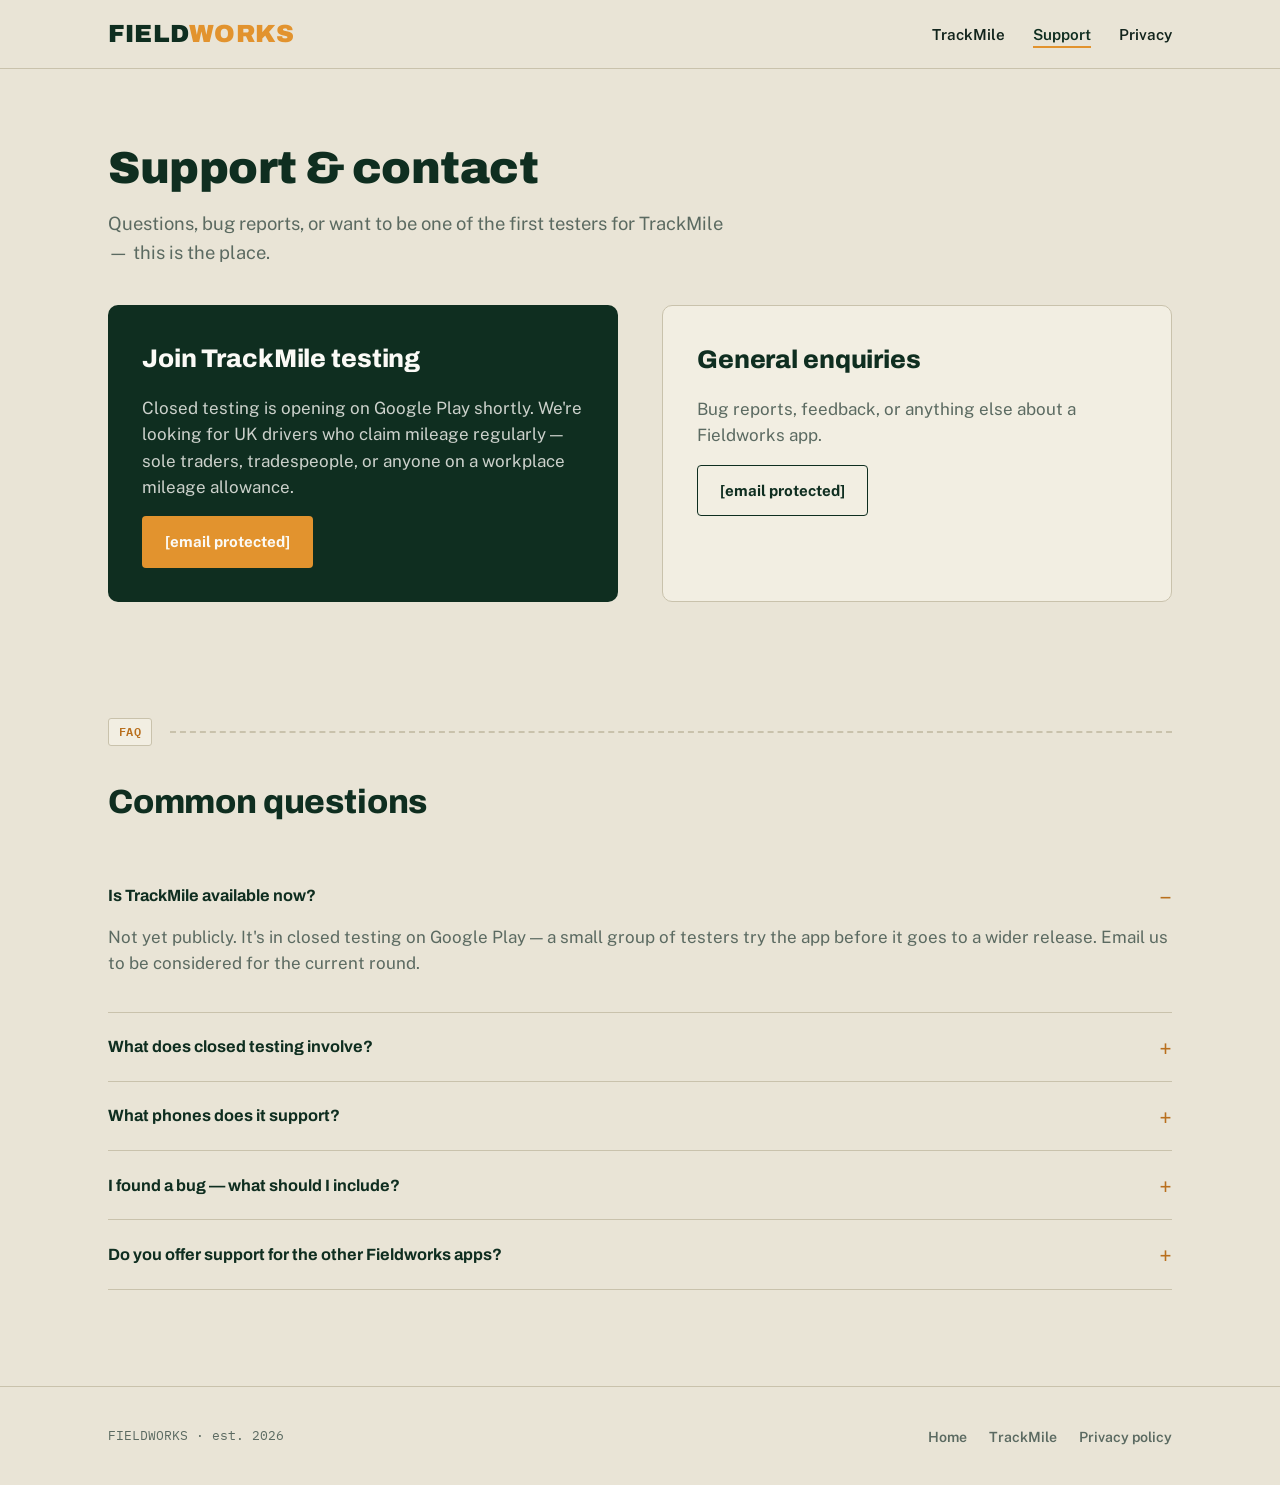
<file: support.html>
<!DOCTYPE html>
<html lang="en-GB">
<head>
<meta charset="UTF-8">
<meta name="viewport" content="width=device-width, initial-scale=1.0">
<title>Support | Fieldworks</title>
<meta name="description" content="Get in touch with Fieldworks, join TrackMile's closed testing, or find answers to common questions.">
<link rel="preconnect" href="https://fonts.googleapis.com">
<link rel="preconnect" href="https://fonts.gstatic.com" crossorigin>
<link href="https://fonts.googleapis.com/css2?family=Archivo:wght@600;700;800;900&family=Public+Sans:wght@400;500;600;700&family=IBM+Plex+Mono:wght@400;500;600&display=swap" rel="stylesheet">
<link rel="stylesheet" href="css/style.css">
</head>
<body>

<nav class="site-nav">
  <div class="wrap">
    <a href="index.html" class="wordmark">Field<span>works</span></a>
    <button class="nav-toggle" id="navToggle" aria-label="Toggle menu">&#9776;</button>
    <ul class="nav-links" id="navLinks">
      <li><a href="trackmile.html">TrackMile</a></li>
      <li><a href="support.html" class="active">Support</a></li>
      <li><a href="privacy.html">Privacy</a></li>
    </ul>
  </div>
</nav>

<header class="hero" style="padding-bottom: 20px;">
  <div class="wrap">
    <h1 style="font-size: clamp(2rem, 4vw, 2.8rem);">Support &amp; contact</h1>
    <p class="lede" style="max-width: 56ch;">Questions, bug reports, or want to be one of the first testers for TrackMile — this is the place.</p>
  </div>
</header>

<main>
  <section style="padding-top: 0;">
    <div class="wrap two-col">
      <div class="contact-card">
        <h2 style="color: var(--white);">Join TrackMile testing</h2>
        <p style="color: rgba(251,250,246,0.8); margin:0;">Closed testing is opening on Google Play shortly. We're looking for UK drivers who claim mileage regularly — sole traders, tradespeople, or anyone on a workplace mileage allowance.</p>
        <a href="mailto:[email protected]?subject=TrackMile%20testing" class="btn btn-accent">[email protected]</a>
      </div>
      <div class="contact-card" style="background: var(--paper-high); color: var(--ink); border: 1px solid var(--line);">
        <h2>General enquiries</h2>
        <p style="color: var(--slate); margin:0;">Bug reports, feedback, or anything else about a Fieldworks app.</p>
        <a href="mailto:[email protected]" class="btn btn-ghost" style="align-self:flex-start;">[email protected]</a>
      </div>
    </div>
  </section>

  <section>
    <div class="wrap">
      <div class="route">
        <span class="marker">FAQ</span>
        <span class="line"></span>
      </div>
      <div class="section-head">
        <h2>Common questions</h2>
      </div>

      <details class="faq-item" open>
        <summary>Is TrackMile available now?</summary>
        <p>Not yet publicly. It's in closed testing on Google Play — a small group of testers try the app before it goes to a wider release. Email us to be considered for the current round.</p>
      </details>
      <details class="faq-item">
        <summary>What does closed testing involve?</summary>
        <p>You'll get a link to install TrackMile from the Play Store as a tester, use it for your normal driving, and send back honest feedback — what worked, what didn't, and anything that felt confusing. No special technical knowledge needed.</p>
      </details>
      <details class="faq-item">
        <summary>What phones does it support?</summary>
        <p>TrackMile is an Android app. If you're on an iPhone, let us know your interest anyway — it helps with future planning.</p>
      </details>
      <details class="faq-item">
        <summary>I found a bug — what should I include?</summary>
        <p>The more detail the better: what you were doing, roughly what time, and what you expected to happen versus what actually happened. Screenshots help a lot if you're able to include one.</p>
      </details>
      <details class="faq-item">
        <summary>Do you offer support for the other Fieldworks apps?</summary>
        <p>The fire door inspection and site induction apps are still in development and not yet available. Email us if you'd like to be notified when they're ready for testers.</p>
      </details>
    </div>
  </section>
</main>

<footer>
  <div class="wrap">
    <div class="copy">FIELDWORKS &middot; est. 2026</div>
    <ul class="foot-links">
      <li><a href="index.html">Home</a></li>
      <li><a href="trackmile.html">TrackMile</a></li>
      <li><a href="privacy.html">Privacy policy</a></li>
    </ul>
  </div>
</footer>

<script>
  const t = document.getElementById('navToggle');
  const l = document.getElementById('navLinks');
  if (t) t.addEventListener('click', () => l.classList.toggle('open'));
</script>
</body>
</html>
</file>
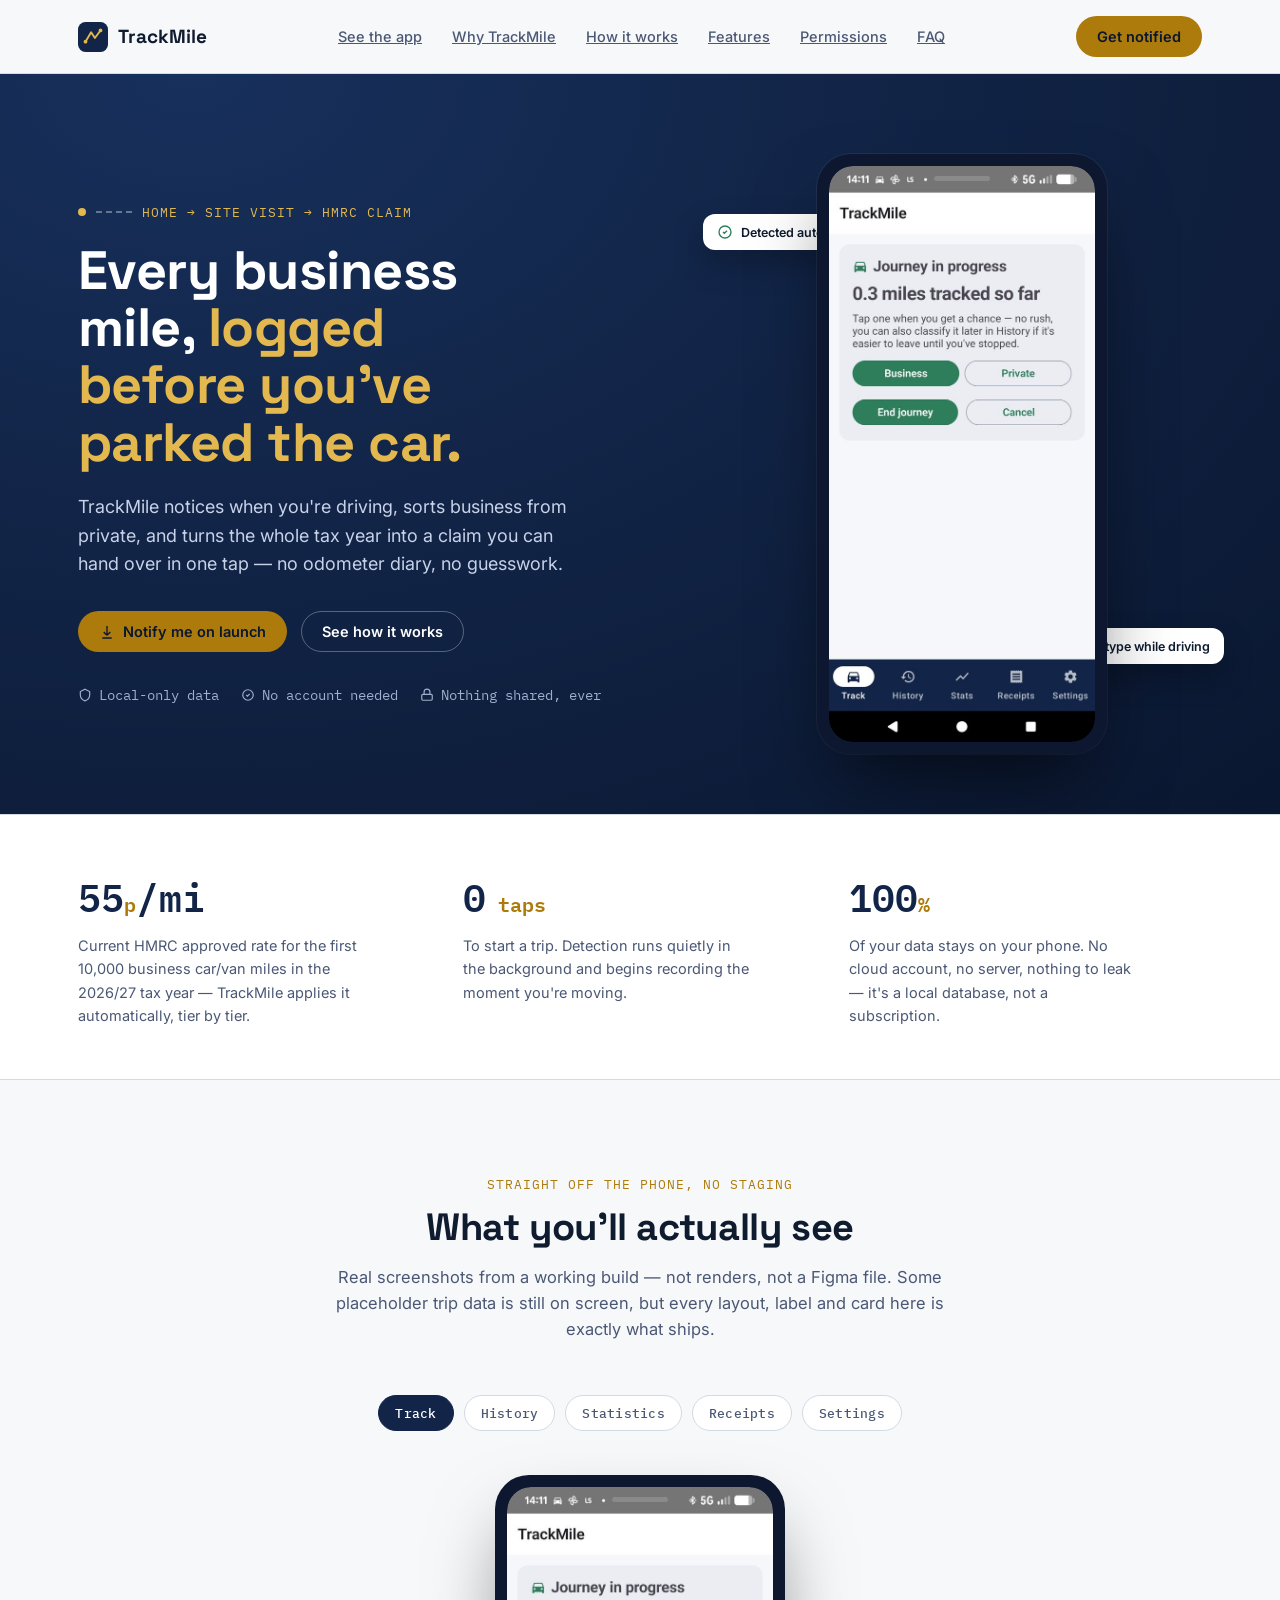
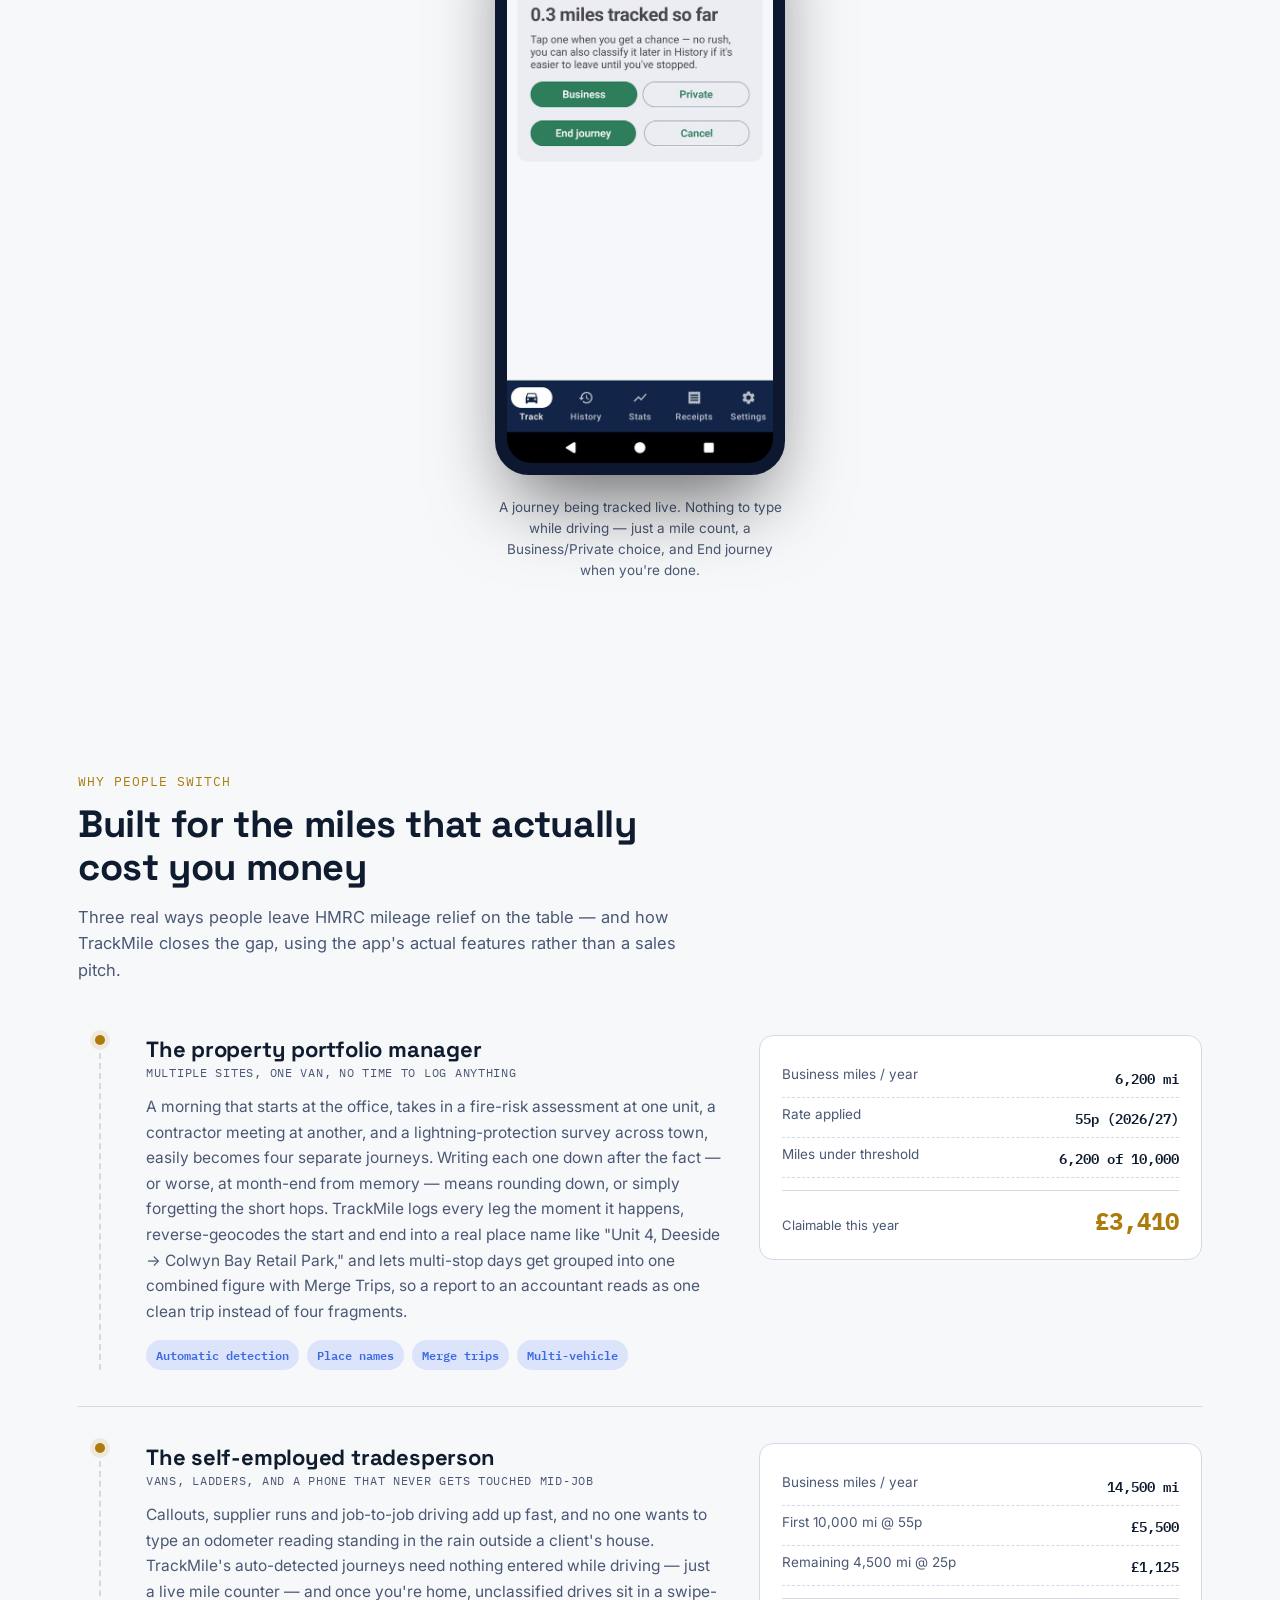
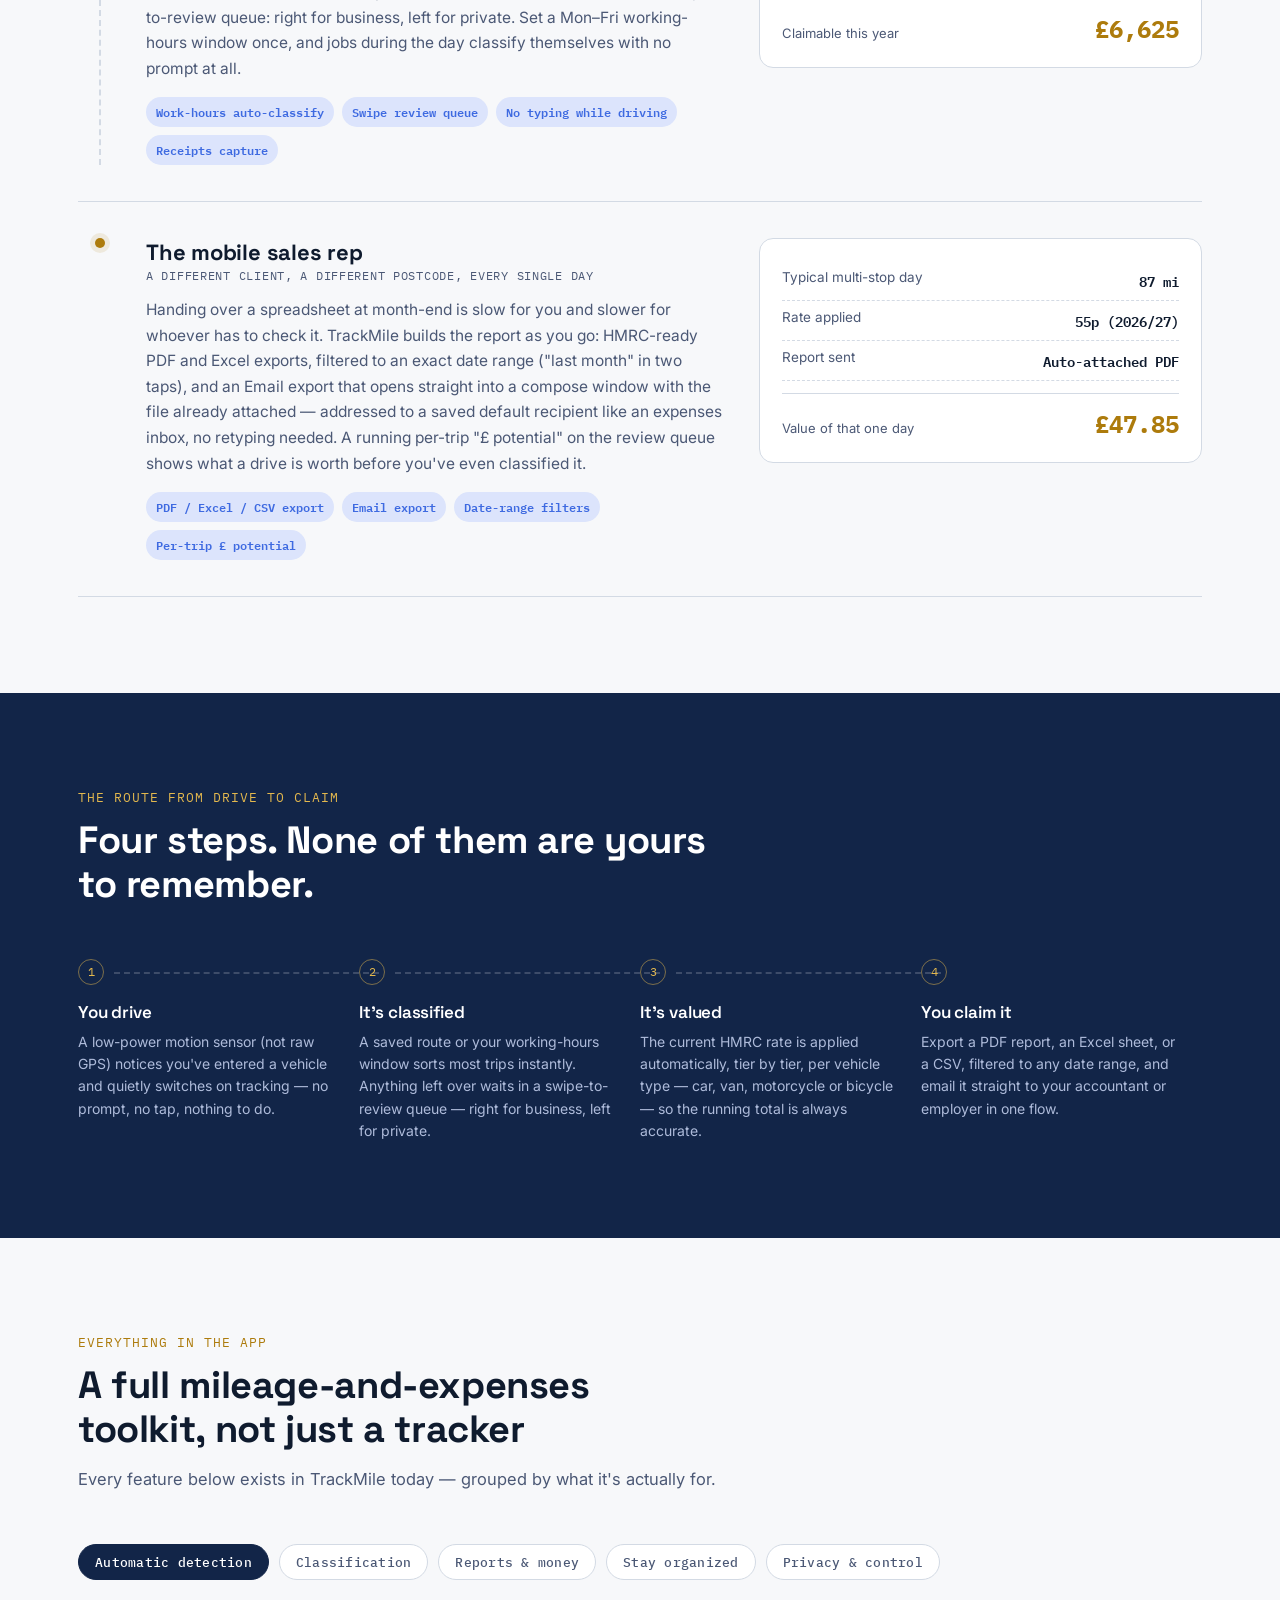
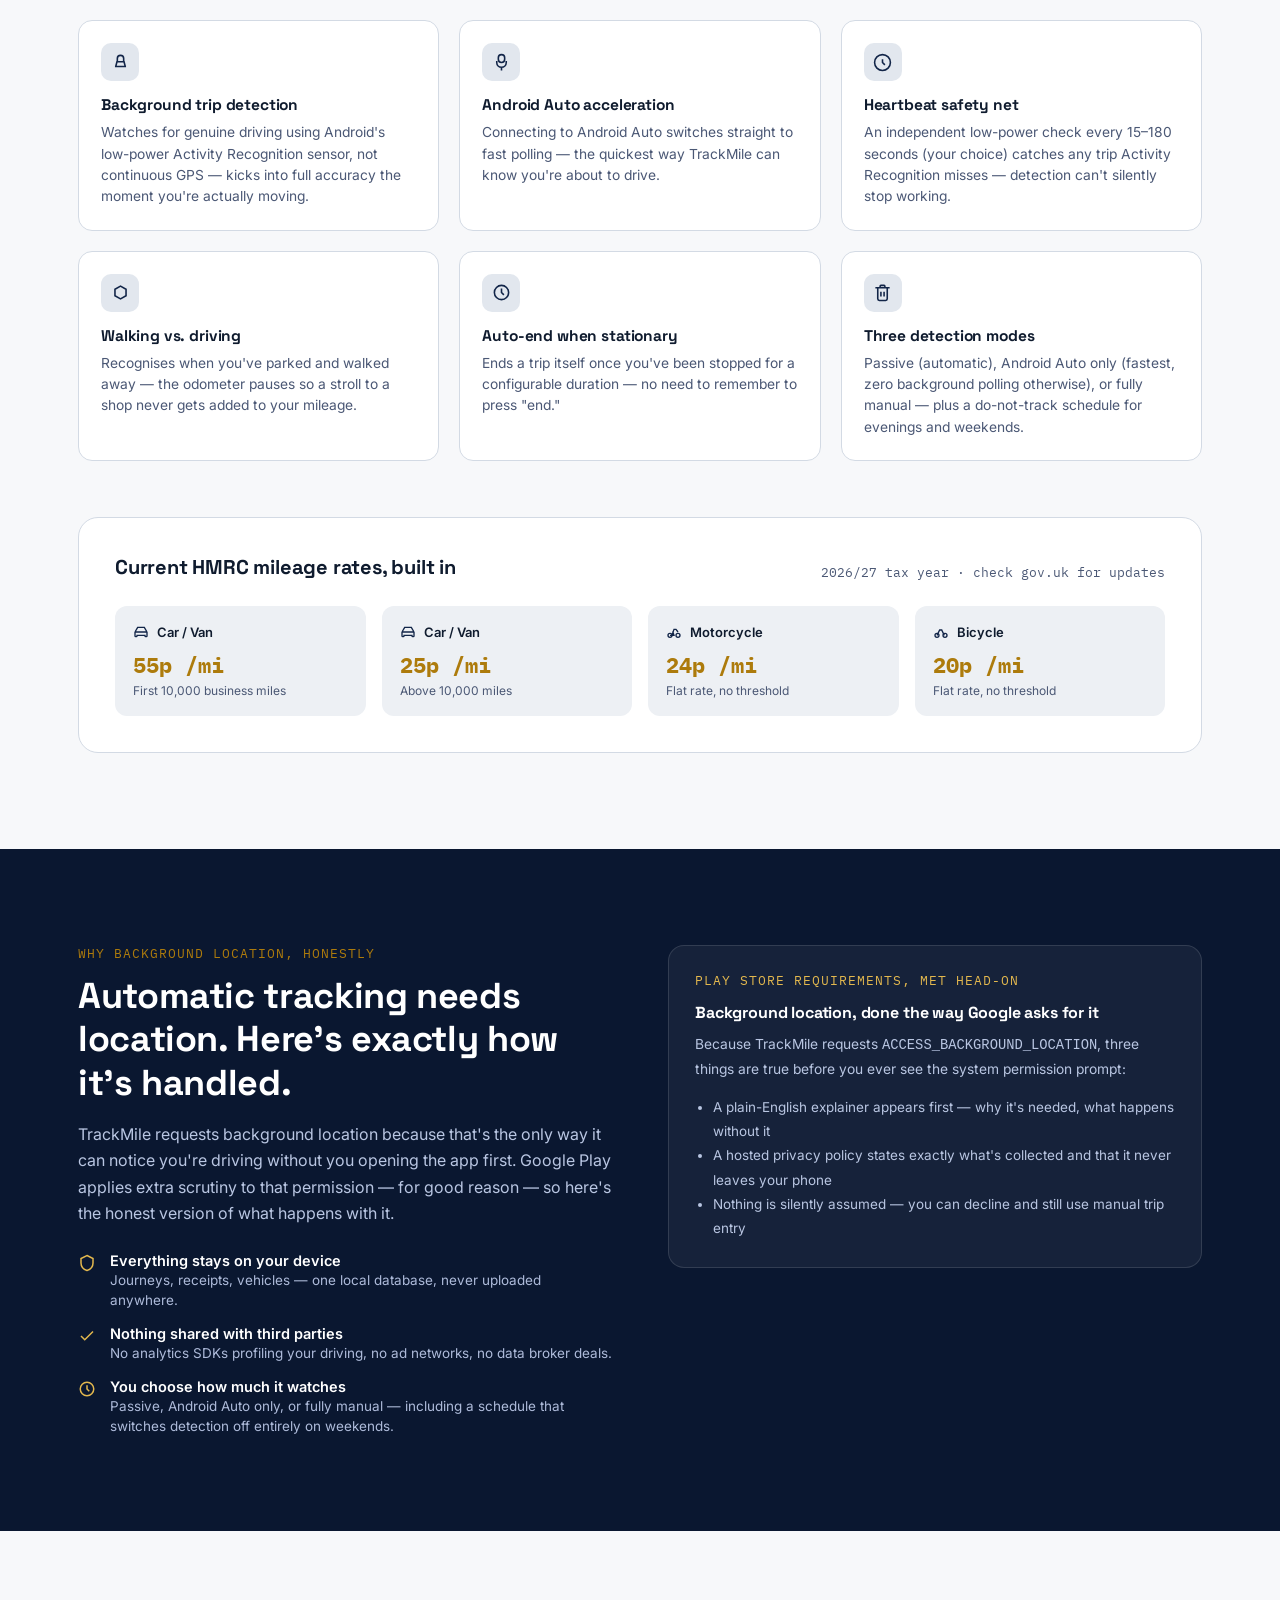
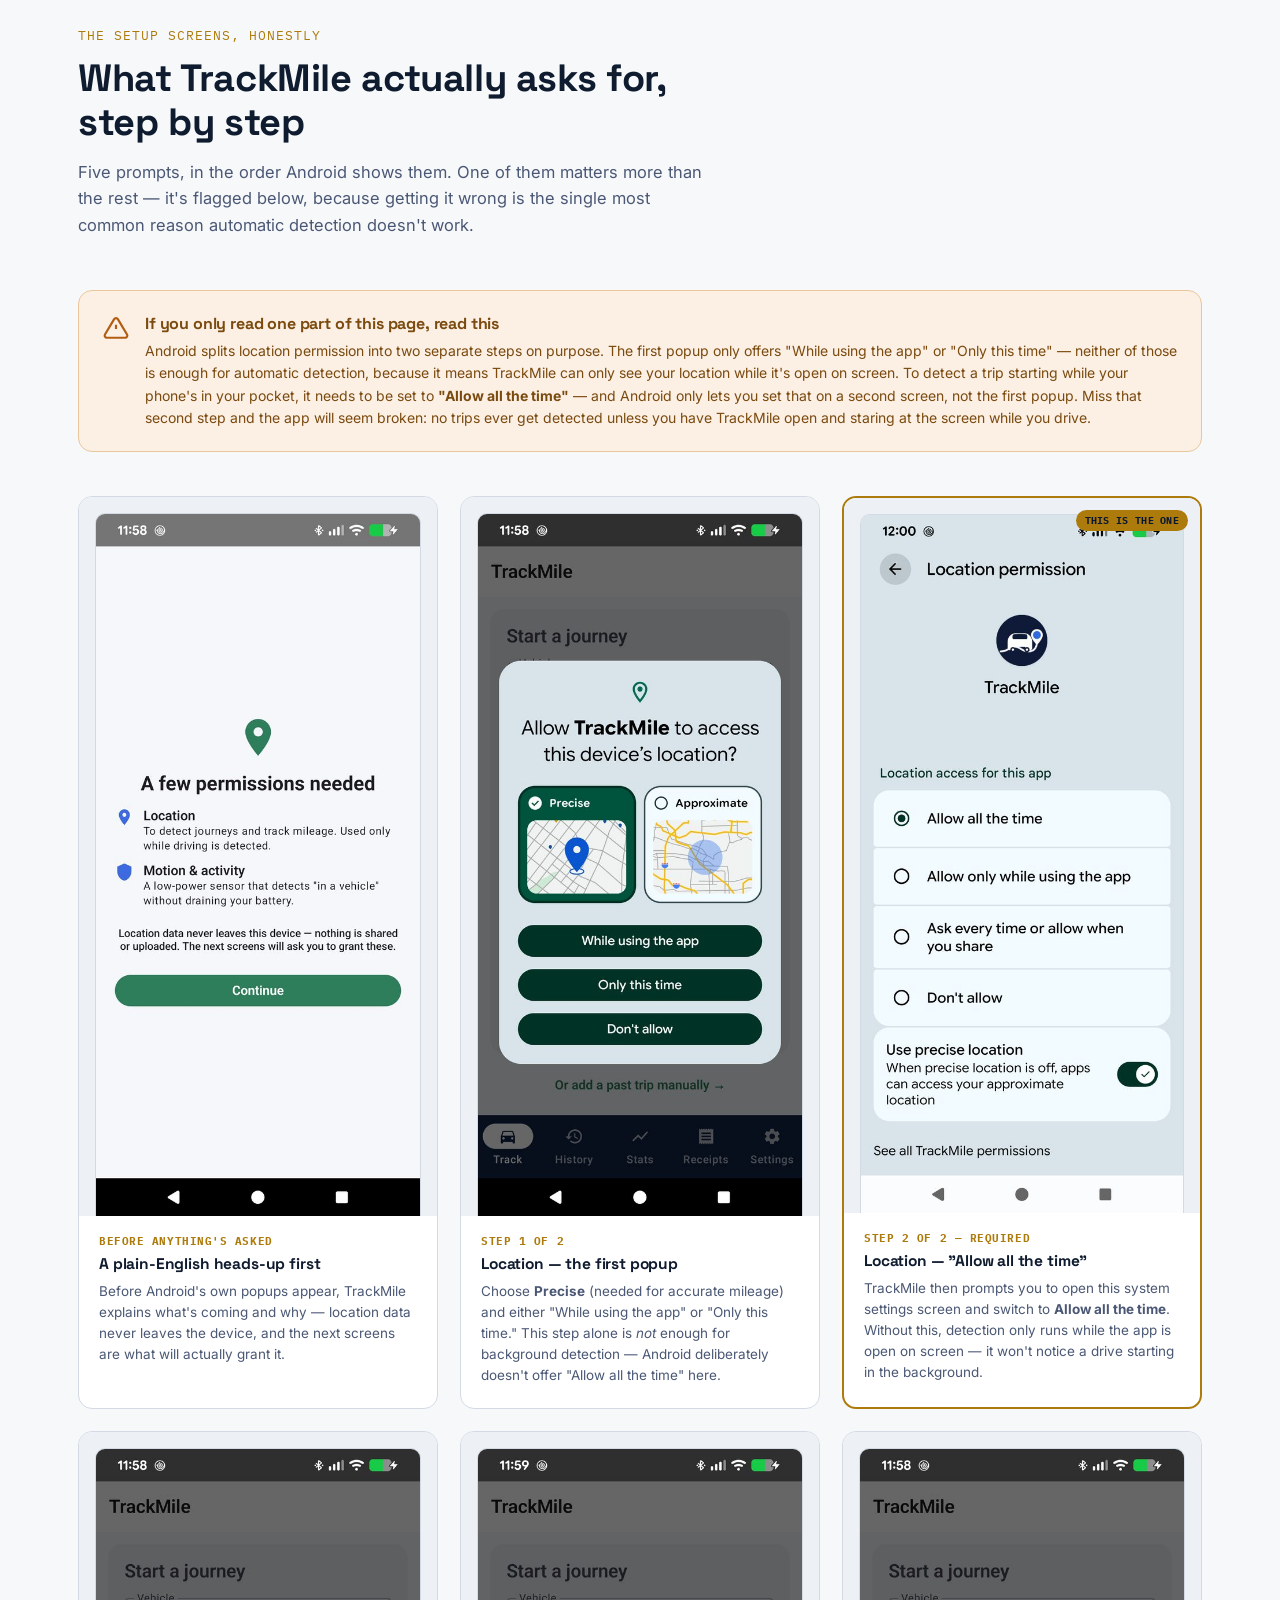
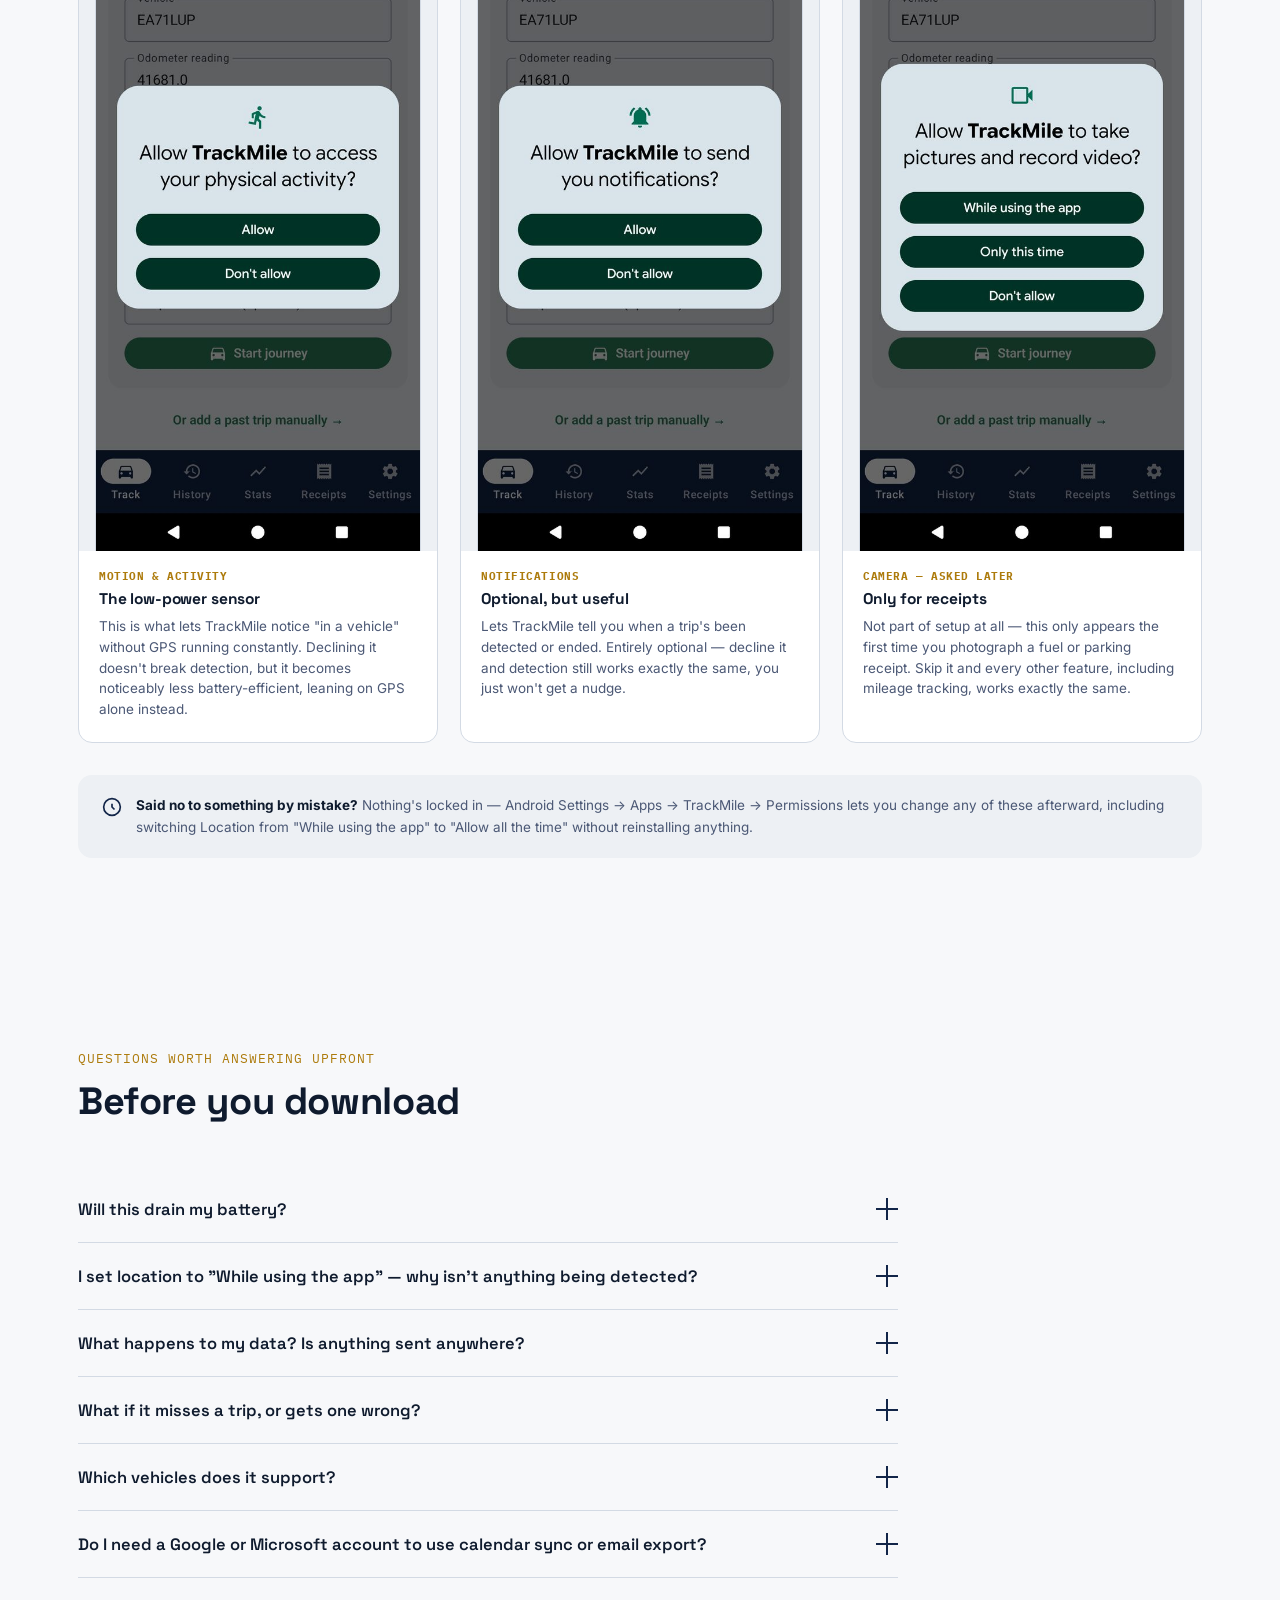
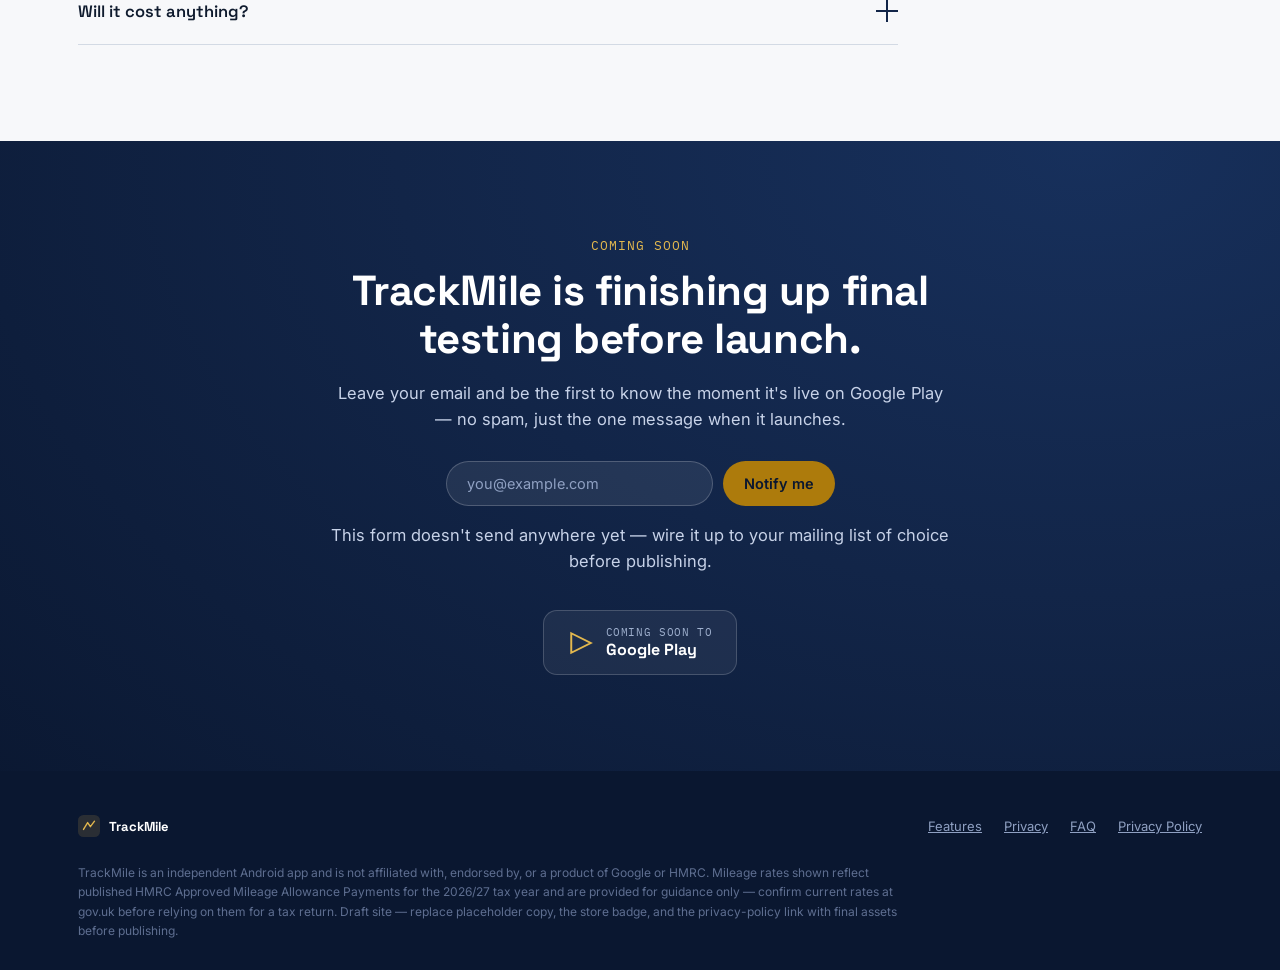
<file: trackmile.html>
<!DOCTYPE html>
<html lang="en">
<head>
<meta charset="UTF-8">
<meta name="viewport" content="width=device-width, initial-scale=1.0">
<title>TrackMile — Automatic mileage tracking that pays for itself</title>
<meta name="description" content="TrackMile detects your drives automatically, sorts business from private, and hands you HMRC-ready mileage reports. Local-only. No account. No cloud.">
<link rel="preconnect" href="https://fonts.googleapis.com">
<link rel="preconnect" href="https://fonts.gstatic.com" crossorigin>
<link href="https://fonts.googleapis.com/css2?family=Space+Grotesk:wght@400;500;600;700&family=Inter:wght@400;500;600;700&family=IBM+Plex+Mono:wght@400;500;600&display=swap" rel="stylesheet">
<style>
  :root{
    --navy:#122548;
    --navy-deep:#0A1730;
    --gold:#AD7B0C;
    --gold-light:#E3B84E;
    --green:#2E7D5B;
    --green-tint:#CDE9DB;
    --blue:#3E6AE1;
    --blue-tint:#DCE4FC;
    --fog:#EDF0F4;
    --fog-2:#E2E7EE;
    --paper:#F7F8FA;
    --ink:#0F1B2E;
    --ink-soft:#4B5875;
    --line:#D3DAE4;
    --white:#FFFFFF;
    --radius:14px;
    --disp:'Space Grotesk',sans-serif;
    --body:'Inter',sans-serif;
    --mono:'IBM Plex Mono',monospace;
  }
  *{box-sizing:border-box;}
  html{scroll-behavior:smooth;}
  body{
    margin:0;
    font-family:var(--body);
    color:var(--ink);
    background:var(--paper);
    -webkit-font-smoothing:antialiased;
  }
  img,svg{display:block;}
  a{color:inherit;}
  .wrap{max-width:1180px;margin:0 auto;padding:0 28px;}
  h1,h2,h3,h4{font-family:var(--disp);margin:0;letter-spacing:-0.01em;}
  p{margin:0;line-height:1.6;}

  /* ---------- Route line signature element ---------- */
  .route-rail{
    position:relative;
    display:flex;
    align-items:center;
    gap:10px;
    margin:0 0 14px 0;
  }
  .route-rail .pin{
    width:9px;height:9px;border-radius:50%;
    background:var(--gold);
    box-shadow:0 0 0 4px rgba(173,123,12,0.14);
    flex:none;
  }
  .route-rail .dashes{
    flex:1;
    height:0;
    border-top:2px dashed var(--line);
  }
  .route-rail .place{
    font-family:var(--mono);
    font-size:12.5px;
    letter-spacing:0.06em;
    text-transform:uppercase;
    color:var(--ink-soft);
    white-space:nowrap;
  }

  /* ---------- Header ---------- */
  header{
    position:sticky;top:0;z-index:50;
    background:rgba(247,248,250,0.86);
    backdrop-filter:blur(10px);
    border-bottom:1px solid var(--line);
  }
  .nav{
    display:flex;align-items:center;justify-content:space-between;
    padding:16px 28px;max-width:1180px;margin:0 auto;
  }
  .brand{display:flex;align-items:center;gap:10px;font-family:var(--disp);font-weight:700;font-size:19px;}
  .brand .mark{width:30px;height:30px;flex:none;}
  .nav-links{display:flex;gap:30px;font-size:14.5px;font-weight:500;color:var(--ink-soft);}
  .nav-links a:hover{color:var(--navy);}
  .btn{
    display:inline-flex;align-items:center;gap:8px;
    font-family:var(--body);font-weight:600;font-size:14.5px;
    padding:11px 20px;border-radius:999px;border:1px solid transparent;
    cursor:pointer;text-decoration:none;transition:transform .15s ease, box-shadow .15s ease;
  }
  .btn:hover{transform:translateY(-1px);}
  .btn-primary{background:var(--gold);color:var(--navy-deep);}
  .btn-primary:hover{box-shadow:0 8px 20px rgba(173,123,12,0.35);}
  .btn-ghost{background:transparent;border-color:var(--line);color:var(--ink);}
  .btn-ghost:hover{border-color:var(--navy);}
  .btn-light{background:var(--white);color:var(--navy);}
  @media(max-width:820px){.nav-links{display:none;}}

  /* ---------- Hero ---------- */
  .hero{
    background:radial-gradient(120% 140% at 15% 0%, #17305c 0%, var(--navy) 42%, var(--navy-deep) 100%);
    color:var(--white);
    padding:80px 0 0;
    overflow:hidden;
    position:relative;
  }
  .hero .wrap{
    display:grid;grid-template-columns:1.1fr 0.9fr;gap:56px;align-items:center;
    padding-bottom:60px;
  }
  @media(max-width:960px){.hero .wrap{grid-template-columns:1fr;}}
  .eyebrow-route{display:flex;align-items:center;gap:10px;margin-bottom:22px;}
  .eyebrow-route .pin{width:8px;height:8px;border-radius:50%;background:var(--gold-light);}
  .eyebrow-route .dashes{width:36px;height:0;border-top:2px dashed rgba(255,255,255,0.35);}
  .eyebrow-route span{font-family:var(--mono);font-size:12.5px;letter-spacing:0.08em;text-transform:uppercase;color:var(--gold-light);}
  .hero h1{
    font-size:clamp(34px,4.6vw,54px);
    line-height:1.06;
    font-weight:700;
    max-width:12ch;
  }
  .hero h1 em{font-style:normal;color:var(--gold-light);}
  .hero .sub{
    margin-top:22px;font-size:18px;line-height:1.6;color:#C7D2E8;max-width:46ch;
  }
  .hero-ctas{display:flex;gap:14px;margin-top:32px;flex-wrap:wrap;}
  .trust-row{
    display:flex;gap:22px;margin-top:34px;flex-wrap:wrap;
    font-size:13.5px;color:#9FB0CE;font-family:var(--mono);
  }
  .trust-row span{display:flex;align-items:center;gap:7px;}
  .trust-row svg{width:14px;height:14px;}

  /* phone mock */
  .phone-stage{position:relative;display:flex;justify-content:center;}
  .phone{
    width:290px;background:#0D1830;border-radius:34px;padding:12px;
    box-shadow:0 40px 80px -20px rgba(0,0,0,0.6), 0 0 0 1px rgba(255,255,255,0.06);
    position:relative;
  }
  .phone::before{
    content:'';position:absolute;top:22px;left:50%;transform:translateX(-50%);
    width:56px;height:5px;border-radius:4px;background:rgba(255,255,255,0.15);
  }
  .phone-screen{
    background:var(--paper);border-radius:24px;overflow:hidden;padding-top:34px;
    min-height:520px;display:flex;flex-direction:column;
  }
  .ps-topbar{padding:0 18px 14px;display:flex;justify-content:space-between;align-items:center;}
  .ps-topbar .label{font-size:11px;color:var(--ink-soft);font-family:var(--mono);}
  .ps-card{
    margin:0 16px 14px;background:var(--white);border-radius:16px;padding:18px;
    box-shadow:0 1px 0 var(--line);
  }
  .ps-badge{
    display:inline-flex;align-items:center;gap:6px;font-size:11px;font-weight:600;
    padding:4px 10px;border-radius:999px;background:var(--green-tint);color:var(--green);
    font-family:var(--mono);letter-spacing:.03em;
  }
  .ps-badge .dot{width:6px;height:6px;border-radius:50%;background:var(--green);animation:pulse 1.6s infinite;}
  @keyframes pulse{0%,100%{opacity:1;}50%{opacity:.35;}}
  .ps-route{font-size:15px;font-weight:600;margin-top:12px;}
  .ps-sub{font-size:12.5px;color:var(--ink-soft);margin-top:3px;}
  .odo{
    font-family:var(--mono);font-size:34px;font-weight:600;margin-top:14px;color:var(--navy);
  }
  .odo span{font-size:14px;color:var(--ink-soft);font-weight:500;margin-left:6px;}
  .ps-buttons{display:flex;gap:10px;margin-top:16px;}
  .ps-chip{
    flex:1;text-align:center;padding:10px 0;border-radius:10px;font-size:12.5px;font-weight:600;
  }
  .ps-chip.biz{background:var(--green);color:white;}
  .ps-chip.priv{background:var(--fog-2);color:var(--ink-soft);}
  .ps-mini{
    margin:0 16px;background:transparent;display:flex;gap:10px;
  }
  .ps-mini .mcard{
    flex:1;background:var(--white);border-radius:12px;padding:12px;
  }
  .ps-mini .mcard .k{font-size:10.5px;color:var(--ink-soft);font-family:var(--mono);text-transform:uppercase;}
  .ps-mini .mcard .v{font-size:16px;font-weight:700;margin-top:4px;color:var(--gold);font-family:var(--mono);}
  .ps-navbar{
    margin-top:auto;background:var(--navy);display:flex;justify-content:space-around;padding:14px 0 16px;
  }
  .ps-navbar .ni{width:20px;height:20px;opacity:.55;}
  .ps-navbar .ni.active{opacity:1;}
  .float-tag{
    position:absolute;background:var(--white);color:var(--ink);border-radius:12px;padding:10px 14px;
    font-size:12.5px;font-weight:600;box-shadow:0 14px 30px rgba(0,0,0,0.25);
    display:flex;align-items:center;gap:8px;
  }
  .float-tag.t1{top:60px;left:-18px;}
  .float-tag.t2{bottom:90px;right:-22px;}
  .float-tag svg{width:16px;height:16px;flex:none;}
  .phone.real .phone-screen{padding:0;min-height:auto;display:block;background:transparent;}
  .shot-img{width:100%;display:block;border-radius:24px;}
  @media(max-width:960px){.float-tag{display:none;}}

  /* ---------- Section shells ---------- */
  section{padding:96px 0;}
  .section-head{max-width:640px;margin:0 0 52px;}
  .section-head h2{font-size:clamp(26px,3.4vw,38px);font-weight:700;line-height:1.15;}
  .section-head p{margin-top:14px;font-size:16.5px;color:var(--ink-soft);}
  .tag-eyebrow{
    font-family:var(--mono);font-size:12.5px;letter-spacing:.08em;text-transform:uppercase;
    color:var(--gold);margin-bottom:14px;display:block;
  }

  /* ---------- Stat strip ---------- */
  .stat-strip{background:var(--white);border-top:1px solid var(--line);border-bottom:1px solid var(--line);padding:52px 0;}
  .stat-grid{display:grid;grid-template-columns:repeat(3,1fr);gap:32px;}
  @media(max-width:760px){.stat-grid{grid-template-columns:1fr;}}
  .stat{text-align:left;}
  .stat .num{font-family:var(--mono);font-size:38px;font-weight:600;color:var(--navy);}
  .stat .num .u{font-size:20px;color:var(--gold);}
  .stat .lbl{margin-top:8px;font-size:14.5px;color:var(--ink-soft);max-width:32ch;}

  /* ---------- Persona / real world section ---------- */
  .persona-list{display:flex;flex-direction:column;gap:0;}
  .persona{
    display:grid;grid-template-columns:44px 1fr;gap:24px;padding:36px 0;
    border-bottom:1px solid var(--line);
  }
  .persona:first-child{padding-top:0;}
  .persona-marker{display:flex;flex-direction:column;align-items:center;}
  .persona-marker .dot{
    width:10px;height:10px;border-radius:50%;background:var(--gold);
    box-shadow:0 0 0 5px rgba(173,123,12,0.12);
  }
  .persona-marker .line{flex:1;width:0;border-left:2px dashed var(--line);margin-top:8px;}
  .persona:last-child .persona-marker .line{display:none;}
  .persona-body{display:grid;grid-template-columns:1.3fr 1fr;gap:36px;}
  @media(max-width:820px){.persona-body{grid-template-columns:1fr;}}
  .persona h3{font-size:22px;font-weight:700;}
  .persona .role{font-family:var(--mono);font-size:12px;letter-spacing:.06em;text-transform:uppercase;color:var(--ink-soft);margin-top:2px;display:block;}
  .persona p.story{margin-top:14px;font-size:15.5px;color:var(--ink-soft);line-height:1.65;}
  .persona-figures{
    background:var(--white);border:1px solid var(--line);border-radius:var(--radius);padding:22px;
    align-self:start;
  }
  .pf-row{display:flex;justify-content:space-between;font-size:13.5px;padding:8px 0;border-bottom:1px dashed var(--line);}
  .pf-row:last-child{border-bottom:none;}
  .pf-row .k{color:var(--ink-soft);}
  .pf-row .v{font-family:var(--mono);font-weight:600;}
  .pf-total{
    margin-top:12px;padding-top:14px;border-top:1px solid var(--line);
    display:flex;justify-content:space-between;align-items:baseline;
  }
  .pf-total .k{font-size:13px;color:var(--ink-soft);}
  .pf-total .v{font-family:var(--mono);font-size:24px;font-weight:700;color:var(--gold);}
  .feature-mentions{display:flex;gap:8px;flex-wrap:wrap;margin-top:16px;}
  .fm-chip{
    font-size:11.5px;font-weight:600;padding:5px 10px;border-radius:999px;
    background:var(--blue-tint);color:var(--blue);font-family:var(--mono);
  }

  /* ---------- How it works ---------- */
  .how{background:var(--navy);color:var(--white);}
  .how .section-head p{color:#B9C6E2;}
  .how .tag-eyebrow{color:var(--gold-light);}
  .steps{display:grid;grid-template-columns:repeat(4,1fr);gap:0;position:relative;}
  @media(max-width:900px){.steps{grid-template-columns:1fr;}}
  .step{position:relative;padding:0 20px 0 0;}
  .step-num{
    font-family:var(--mono);font-size:13px;color:var(--gold-light);
    display:flex;align-items:center;gap:10px;margin-bottom:16px;
  }
  .step-num .n{
    width:26px;height:26px;border-radius:50%;border:1px solid rgba(227,184,78,0.5);
    display:flex;align-items:center;justify-content:center;font-size:12px;
  }
  .step-rail{position:absolute;top:13px;left:36px;right:-20px;height:0;border-top:2px dashed rgba(255,255,255,0.18);}
  @media(max-width:900px){.step-rail{display:none;}}
  .step:last-child .step-rail{display:none;}
  .step h4{font-size:17px;font-weight:600;margin-bottom:8px;}
  .step p{font-size:14px;color:#AEBBDA;line-height:1.6;}

  /* ---------- Feature groups ---------- */
  .feat-tabs{display:flex;gap:10px;flex-wrap:wrap;margin-bottom:40px;}
  .feat-tab{
    font-family:var(--mono);font-size:12.5px;letter-spacing:.02em;
    padding:9px 16px;border-radius:999px;border:1px solid var(--line);
    background:var(--white);cursor:pointer;color:var(--ink-soft);font-weight:500;
    transition:all .15s ease;
  }
  .feat-tab.active{background:var(--navy);border-color:var(--navy);color:var(--white);}
  .feat-panels{position:relative;}
  .feat-panel{display:none;}
  .feat-panel.active{display:block;animation:fadeIn .35s ease;}
  @keyframes fadeIn{from{opacity:0;transform:translateY(6px);}to{opacity:1;transform:translateY(0);}}
  .feat-grid{display:grid;grid-template-columns:repeat(3,1fr);gap:20px;}
  @media(max-width:960px){.feat-grid{grid-template-columns:repeat(2,1fr);}}
  @media(max-width:640px){.feat-grid{grid-template-columns:1fr;}}
  .feat-card{
    background:var(--white);border:1px solid var(--line);border-radius:var(--radius);
    padding:22px;
  }
  .feat-card .icon{
    width:38px;height:38px;border-radius:10px;background:var(--fog-2);
    display:flex;align-items:center;justify-content:center;margin-bottom:14px;
  }
  .feat-card .icon svg{width:19px;height:19px;stroke:var(--navy);}
  .feat-card h4{font-size:15.5px;font-weight:700;margin-bottom:7px;}
  .feat-card p{font-size:13.8px;color:var(--ink-soft);line-height:1.55;}

  /* ---------- Permissions walkthrough ---------- */
  .perm-warning{
    display:flex;gap:16px;align-items:flex-start;background:#FCEFE4;border:1px solid #E9C79A;
    border-radius:var(--radius);padding:22px 24px;margin-bottom:44px;
  }
  .perm-warning svg{width:26px;height:26px;flex:none;stroke:#B25E12;margin-top:2px;}
  .perm-warning h4{font-size:16px;font-weight:700;color:#7A4A0F;margin-bottom:6px;}
  .perm-warning p{font-size:14px;color:#7A4A0F;line-height:1.6;}
  .perm-grid{display:grid;grid-template-columns:repeat(3,1fr);gap:22px;}
  @media(max-width:960px){.perm-grid{grid-template-columns:repeat(2,1fr);}}
  @media(max-width:640px){.perm-grid{grid-template-columns:1fr;}}
  .perm-card{
    background:var(--white);border:1px solid var(--line);border-radius:var(--radius);overflow:hidden;
    display:flex;flex-direction:column;
  }
  .perm-card.critical{border:2px solid var(--gold);position:relative;}
  .perm-card-badge{
    position:absolute;top:12px;right:12px;background:var(--gold);color:var(--navy-deep);
    font-family:var(--mono);font-size:10px;font-weight:700;padding:4px 9px;border-radius:999px;
    text-transform:uppercase;letter-spacing:.03em;z-index:2;
  }
  .perm-card-shot{background:var(--fog);padding:16px 16px 0;}
  .perm-card-shot img{width:100%;display:block;border-radius:10px 10px 0 0;border:1px solid var(--line);border-bottom:none;}
  .perm-card-body{padding:18px 20px 22px;}
  .perm-card-body .step-lbl{font-family:var(--mono);font-size:11px;color:var(--gold);text-transform:uppercase;letter-spacing:.05em;font-weight:700;margin-bottom:6px;display:block;}
  .perm-card-body h4{font-size:15.5px;font-weight:700;margin-bottom:7px;}
  .perm-card-body p{font-size:13.5px;color:var(--ink-soft);line-height:1.55;}
  .perm-footnote{
    margin-top:32px;background:var(--fog);border-radius:var(--radius);padding:20px 24px;
    display:flex;gap:14px;align-items:flex-start;
  }
  .perm-footnote svg{width:20px;height:20px;flex:none;stroke:var(--navy);margin-top:2px;}
  .perm-footnote p{font-size:13.5px;color:var(--ink-soft);line-height:1.6;}
  .perm-footnote b{color:var(--ink);}

  /* ---------- Rates strip ---------- */
  .rates{background:var(--white);border:1px solid var(--line);border-radius:20px;padding:36px;margin-top:56px;}
  .rates-head{display:flex;justify-content:space-between;align-items:flex-end;flex-wrap:wrap;gap:12px;margin-bottom:26px;}
  .rates-head h3{font-size:20px;font-weight:700;}
  .rates-head .note{font-size:12.5px;color:var(--ink-soft);font-family:var(--mono);}
  .rate-grid{display:grid;grid-template-columns:repeat(4,1fr);gap:16px;}
  @media(max-width:820px){.rate-grid{grid-template-columns:repeat(2,1fr);}}
  .rate-card{background:var(--fog);border-radius:12px;padding:18px;}
  .rate-card .veh{font-size:13px;font-weight:600;display:flex;align-items:center;gap:8px;}
  .rate-card .veh svg{width:16px;height:16px;}
  .rate-card .amount{font-family:var(--mono);font-size:22px;font-weight:700;margin-top:10px;color:var(--gold);}
  .rate-card .cond{font-size:12px;color:var(--ink-soft);margin-top:4px;}

  /* ---------- Privacy ---------- */
  .privacy{background:var(--navy-deep);color:var(--white);}
  .privacy-grid{display:grid;grid-template-columns:1fr 1fr;gap:56px;align-items:start;}
  @media(max-width:900px){.privacy-grid{grid-template-columns:1fr;}}
  .privacy h2{font-size:clamp(26px,3.2vw,36px);font-weight:700;line-height:1.2;}
  .privacy .lead{margin-top:16px;font-size:16px;color:#B9C6E2;line-height:1.65;}
  .privacy-list{margin-top:26px;display:flex;flex-direction:column;gap:16px;}
  .privacy-item{display:flex;gap:14px;align-items:flex-start;}
  .privacy-item svg{width:18px;height:18px;flex:none;margin-top:2px;stroke:var(--gold-light);}
  .privacy-item div b{font-size:14.5px;font-weight:600;display:block;}
  .privacy-item div span{font-size:13.5px;color:#AEBBDA;}
  .disclosure-card{
    background:rgba(255,255,255,0.05);border:1px solid rgba(255,255,255,0.12);
    border-radius:16px;padding:26px;
  }
  .disclosure-card .tag-eyebrow{color:var(--gold-light);}
  .disclosure-card h4{font-size:16px;font-weight:700;margin-bottom:10px;}
  .disclosure-card p{font-size:13.8px;color:#B9C6E2;line-height:1.65;margin-bottom:14px;}
  .disclosure-card ul{margin:0;padding-left:18px;color:#B9C6E2;font-size:13.5px;line-height:1.8;}

  /* ---------- FAQ ---------- */
  .faq-list{max-width:820px;}
  .faq-item{border-bottom:1px solid var(--line);}
  .faq-q{
    width:100%;text-align:left;background:none;border:none;cursor:pointer;
    padding:22px 0;display:flex;justify-content:space-between;align-items:center;gap:20px;
    font-family:var(--disp);font-size:16.5px;font-weight:600;color:var(--ink);
  }
  .faq-q .plus{
    width:22px;height:22px;flex:none;position:relative;
  }
  .faq-q .plus::before,.faq-q .plus::after{
    content:'';position:absolute;background:var(--navy);transition:transform .25s ease;
  }
  .faq-q .plus::before{top:50%;left:0;width:100%;height:2px;transform:translateY(-50%);}
  .faq-q .plus::after{left:50%;top:0;height:100%;width:2px;transform:translateX(-50%);}
  .faq-item.open .plus::after{transform:translateX(-50%) rotate(90deg);opacity:0;}
  .faq-a{max-height:0;overflow:hidden;transition:max-height .3s ease;}
  .faq-a p{padding:0 0 22px;font-size:14.5px;color:var(--ink-soft);max-width:70ch;line-height:1.65;}

  /* ---------- Final CTA ---------- */
  .cta-final{
    background:radial-gradient(120% 160% at 85% 0%, #17305c 0%, var(--navy) 45%, var(--navy-deep) 100%);
    color:var(--white);text-align:center;
  }
  .cta-final .wrap{max-width:680px;}
  .cta-final h2{font-size:clamp(28px,4vw,42px);font-weight:700;line-height:1.15;}
  .cta-final p{margin-top:16px;font-size:16.5px;color:#C7D2E8;}
  .store-badge{
    margin-top:36px;display:inline-flex;align-items:center;gap:12px;
    background:rgba(255,255,255,0.06);border:1px solid rgba(255,255,255,0.18);
    padding:14px 24px;border-radius:14px;
  }
  .store-badge svg{width:26px;height:26px;}
  .store-badge .txt{text-align:left;}
  .store-badge .txt .small{font-size:10.5px;color:#9FB0CE;text-transform:uppercase;letter-spacing:.06em;font-family:var(--mono);}
  .store-badge .txt .big{font-size:16px;font-weight:700;font-family:var(--disp);}
  .notify-row{
    margin-top:28px;display:flex;gap:10px;justify-content:center;flex-wrap:wrap;
  }
  .notify-row input{
    background:rgba(255,255,255,0.08);border:1px solid rgba(255,255,255,0.2);
    border-radius:999px;padding:13px 20px;color:white;font-size:14.5px;min-width:260px;
    font-family:var(--body);
  }
  .notify-row input::placeholder{color:#8FA0C2;}
  .notify-note{margin-top:14px;font-size:12.5px;color:#8FA0C2;}

  footer{background:var(--navy-deep);color:#8FA0C2;padding:44px 0 30px;}
  .footer-row{display:flex;justify-content:space-between;align-items:center;flex-wrap:wrap;gap:16px;font-size:13px;}
  .footer-brand{display:flex;align-items:center;gap:9px;color:white;font-family:var(--disp);font-weight:700;}
  .footer-brand .mark{width:22px;height:22px;}
  .footer-links{display:flex;gap:22px;flex-wrap:wrap;}
  .footer-links a:hover{color:white;}
  .footer-fine{margin-top:26px;font-size:12px;color:#5E6E90;line-height:1.6;max-width:820px;}

  /* ---------- App tour (accurate screen mockups) ---------- */
  .tour-tabs{display:flex;gap:10px;justify-content:center;flex-wrap:wrap;margin-bottom:44px;}
  .tour-stage{display:flex;justify-content:center;}
  .tour-panel{display:none;}
  .tour-panel.active{display:flex;justify-content:center;animation:fadeIn .35s ease;}
  .tour-caption{max-width:290px;margin:22px auto 0;text-align:center;font-size:13.5px;color:var(--ink-soft);line-height:1.55;}
  .mock-btn{
    border-radius:10px;padding:10px 12px;font-size:12.5px;font-weight:600;text-align:center;
    display:flex;align-items:center;justify-content:center;gap:6px;
  }
  .mock-btn.solid{background:var(--navy);color:white;}
  .mock-btn.outline{border:1px solid var(--line);color:var(--navy);}
  .odo-static{font-family:var(--mono);font-size:32px;font-weight:600;color:var(--navy);margin-top:10px;}
  .odo-static span{display:block;font-size:11.5px;font-weight:500;color:var(--ink-soft);font-family:var(--body);margin-top:2px;}
  .hist-topbar-icons{display:flex;gap:10px;}
  .hist-topbar-icons svg{width:16px;height:16px;opacity:.55;}
  .section-label-mock{
    font-size:11.5px;font-weight:700;color:var(--ink);padding:0 16px;margin-bottom:8px;
  }
  .review-card{
    margin:0 16px 10px;background:var(--white);border:1px solid var(--gold);border-radius:12px;padding:13px;
  }
  .review-card .top{display:flex;justify-content:space-between;align-items:flex-start;}
  .review-card .name{font-size:13px;font-weight:600;}
  .review-card .potential{font-family:var(--mono);font-size:11px;color:var(--gold);font-weight:600;}
  .review-card .btns{display:flex;gap:8px;margin-top:10px;}
  .review-card .rbtn{flex:1;text-align:center;font-size:11px;font-weight:700;padding:7px 0;border-radius:8px;}
  .review-card .rbtn.biz{background:var(--green-tint);color:var(--green);}
  .review-card .rbtn.priv{background:var(--blue-tint);color:var(--blue);}
  .chip-row-mock{display:flex;gap:8px;padding:0 16px 10px;flex-wrap:wrap;}
  .chip-mock{
    font-size:11px;font-weight:600;padding:6px 12px;border-radius:999px;border:1px solid var(--line);color:var(--ink-soft);
    display:flex;align-items:center;gap:5px;
  }
  .chip-mock.active{background:var(--navy);color:white;border-color:var(--navy);}
  .hist-row{
    margin:0 16px 8px;background:var(--white);border-radius:12px;padding:13px 14px;
    display:flex;justify-content:space-between;align-items:center;
  }
  .hist-row .name{font-size:13px;font-weight:600;}
  .hist-row .meta{font-size:11px;color:var(--ink-soft);margin-top:2px;}
  .hist-row .right{text-align:right;}
  .hist-row .mi{font-family:var(--mono);font-size:13px;font-weight:600;}
  .badge-mock{
    display:inline-block;margin-top:4px;font-size:10px;font-weight:700;padding:3px 9px;border-radius:999px;
  }
  .badge-mock.biz{background:var(--green-tint);color:var(--green);}
  .badge-mock.priv{background:var(--blue-tint);color:var(--blue);}
  .stat-row-mock{display:flex;justify-content:space-between;font-size:12.5px;padding:5px 0;}
  .stat-row-mock .k{color:var(--ink-soft);}
  .stat-row-mock .v{font-family:var(--mono);font-weight:600;}
  .stat-row-mock.total .v{font-size:16px;color:var(--gold);font-weight:700;}
  .bar-row{margin-bottom:10px;}
  .bar-row .lbl-row{display:flex;justify-content:space-between;font-size:11px;margin-bottom:4px;}
  .bar-row .lbl-row .k{color:var(--ink-soft);}
  .bar-row .lbl-row .v{font-family:var(--mono);font-weight:600;}
  .bar-track{height:6px;border-radius:4px;background:var(--fog-2);overflow:hidden;}
  .bar-fill{height:100%;background:var(--navy);border-radius:4px;}
  .period-chip-row{display:flex;gap:6px;padding:0 16px 12px;}
  .period-chip{
    flex:1;text-align:center;font-size:10.5px;font-weight:700;padding:7px 0;border-radius:8px;
    border:1px solid var(--line);color:var(--ink-soft);
  }
  .period-chip.active{background:var(--navy);color:white;border-color:var(--navy);}
  .receipt-row{
    margin:0 16px 8px;background:var(--white);border-radius:12px;padding:11px 14px;
    display:flex;align-items:center;gap:12px;
  }
  .receipt-row .thumb{
    width:36px;height:36px;border-radius:8px;background:var(--fog-2);display:flex;align-items:center;justify-content:center;flex:none;
  }
  .receipt-row .thumb svg{width:17px;height:17px;stroke:var(--navy);}
  .receipt-row .info{flex:1;}
  .receipt-row .info .n{font-size:12.5px;font-weight:600;}
  .receipt-row .info .c{font-size:10.5px;color:var(--ink-soft);margin-top:2px;}
  .receipt-row .amt{font-family:var(--mono);font-size:13px;font-weight:700;color:var(--gold);}

  .reveal{opacity:0;transform:translateY(18px);transition:opacity .6s ease, transform .6s ease;}
  .reveal.in{opacity:1;transform:translateY(0);}
  @media (prefers-reduced-motion: reduce){
    .reveal{opacity:1;transform:none;transition:none;}
    *{scroll-behavior:auto !important;}
  }
</style>
</head>
<body>

<!-- ============ HEADER ============ -->
<header>
  <div class="nav">
    <div class="brand">
      <svg class="mark" viewBox="0 0 32 32" fill="none">
        <rect width="32" height="32" rx="8" fill="#122548"/>
        <path d="M8 21L14 11L18 17L24 9" stroke="#E3B84E" stroke-width="2" stroke-linecap="round" stroke-linejoin="round"/>
        <circle cx="8" cy="21" r="2" fill="#E3B84E"/>
        <circle cx="24" cy="9" r="2" fill="#E3B84E"/>
      </svg>
      TrackMile
    </div>
    <nav class="nav-links">
      <a href="#tour">See the app</a>
      <a href="#why">Why TrackMile</a>
      <a href="#how">How it works</a>
      <a href="#features">Features</a>
      <a href="#permissions">Permissions</a>
      <a href="#faq">FAQ</a>
    </nav>
    <a href="#get" class="btn btn-primary">Get notified</a>
  </div>
</header>

<!-- ============ HERO ============ -->
<section class="hero">
  <div class="wrap">
    <div>
      <div class="eyebrow-route">
        <span class="pin"></span><span class="dashes"></span>
        <span>Home → Site visit → HMRC claim</span>
      </div>
      <h1>Every business mile, <em>logged before you've parked the car.</em></h1>
      <p class="sub">TrackMile notices when you're driving, sorts business from private, and turns the whole tax year into a claim you can hand over in one tap — no odometer diary, no guesswork.</p>
      <div class="hero-ctas">
        <a href="#get" class="btn btn-primary">
          <svg width="16" height="16" viewBox="0 0 24 24" fill="none" stroke="currentColor" stroke-width="2"><path d="M12 3v14m0 0l-5-5m5 5l5-5M5 21h14"/></svg>
          Notify me on launch
        </a>
        <a href="#how" class="btn btn-ghost" style="color:#fff;border-color:rgba(255,255,255,0.3);">See how it works</a>
      </div>
      <div class="trust-row">
        <span><svg viewBox="0 0 24 24" fill="none" stroke="currentColor" stroke-width="2"><path d="M12 2l8 4v6c0 5-3.5 8.5-8 10-4.5-1.5-8-5-8-10V6l8-4z"/></svg>Local-only data</span>
        <span><svg viewBox="0 0 24 24" fill="none" stroke="currentColor" stroke-width="2"><circle cx="12" cy="12" r="9"/><path d="M9 12l2 2 4-4"/></svg>No account needed</span>
        <span><svg viewBox="0 0 24 24" fill="none" stroke="currentColor" stroke-width="2"><rect x="3" y="11" width="18" height="10" rx="2"/><path d="M7 11V7a5 5 0 0110 0v4"/></svg>Nothing shared, ever</span>
      </div>
    </div>

    <div class="phone-stage">
      <div class="float-tag t1">
        <svg viewBox="0 0 24 24" fill="none" stroke="#2E7D5B" stroke-width="2"><circle cx="12" cy="12" r="9"/><path d="M9 12l2 2 4-4"/></svg>
        Detected automatically
      </div>
      <div class="float-tag t2">
        <svg viewBox="0 0 24 24" fill="none" stroke="#AD7B0C" stroke-width="2"><path d="M12 1v22M17 5H9.5a3.5 3.5 0 000 7h5a3.5 3.5 0 010 7H6"/></svg>
        Nothing to type while driving
      </div>
      <div class="phone real">
        <div class="phone-screen"><img class="shot-img" src="screenshots/track-active.jpg" alt="TrackMile Track tab showing a journey in progress, 0.3 miles tracked so far"></div>
      </div>
    </div>
  </div>
</section>

<!-- ============ STAT STRIP ============ -->
<div class="stat-strip">
  <div class="wrap stat-grid">
    <div class="stat reveal">
      <div class="num">55<span class="u">p</span>/mi</div>
      <p class="lbl">Current HMRC approved rate for the first 10,000 business car/van miles in the 2026/27 tax year — TrackMile applies it automatically, tier by tier.</p>
    </div>
    <div class="stat reveal">
      <div class="num">0<span class="u"> taps</span></div>
      <p class="lbl">To start a trip. Detection runs quietly in the background and begins recording the moment you're moving.</p>
    </div>
    <div class="stat reveal">
      <div class="num">100<span class="u">%</span></div>
      <p class="lbl">Of your data stays on your phone. No cloud account, no server, nothing to leak — it's a local database, not a subscription.</p>
    </div>
  </div>
</div>

<!-- ============ APP TOUR (real screenshots) ============ -->
<section id="tour">
  <div class="wrap">
    <div class="section-head reveal" style="margin-left:auto;margin-right:auto;text-align:center;">
      <span class="tag-eyebrow">Straight off the phone, no staging</span>
      <h2>What you'll actually see</h2>
      <p style="margin-left:auto;margin-right:auto;">Real screenshots from a working build — not renders, not a Figma file. Some placeholder trip data is still on screen, but every layout, label and card here is exactly what ships.</p>
    </div>

    <div class="tour-tabs reveal" id="tourTabs">
      <button class="feat-tab active" data-tour="track">Track</button>
      <button class="feat-tab" data-tour="history">History</button>
      <button class="feat-tab" data-tour="stats">Statistics</button>
      <button class="feat-tab" data-tour="receipts">Receipts</button>
      <button class="feat-tab" data-tour="settings">Settings</button>
    </div>

    <div class="tour-stage reveal">

      <!-- TRACK -->
      <div class="tour-panel active" id="tourpanel-track">
        <div>
          <div class="phone real">
            <div class="phone-screen"><img class="shot-img" src="screenshots/track-active.jpg" alt="TrackMile Track tab showing a journey in progress, 0.3 miles tracked so far, with Business/Private and End journey/Cancel buttons"></div>
          </div>
          <p class="tour-caption">A journey being tracked live. Nothing to type while driving — just a mile count, a Business/Private choice, and End journey when you're done.</p>
        </div>
      </div>

      <!-- HISTORY -->
      <div class="tour-panel" id="tourpanel-history">
        <div>
          <div class="phone real">
            <div class="phone-screen"><img class="shot-img" src="screenshots/history-review.jpg" alt="TrackMile History tab showing the Needs Review queue with per-trip value estimates, filter chips, and a grouped multi-leg trip"></div>
          </div>
          <p class="tour-caption">The review queue — each unclassified drive shows what it's worth as a business mile before you've even tapped anything.</p>
        </div>
      </div>

      <!-- STATISTICS -->
      <div class="tour-panel" id="tourpanel-stats">
        <div>
          <div class="phone real">
            <div class="phone-screen"><img class="shot-img" src="screenshots/statistics.jpg" alt="TrackMile Statistics tab showing monthly totals, the HMRC reimbursement calculation, and a 4-week trend chart"></div>
          </div>
          <p class="tour-caption">This month's totals, the live HMRC reimbursement figure, and a 4-week trend — all updating as trips come in.</p>
        </div>
      </div>

      <!-- RECEIPTS -->
      <div class="tour-panel" id="tourpanel-receipts">
        <div>
          <div class="phone real">
            <div class="phone-screen"><img class="shot-img" src="screenshots/receipts.jpg" alt="TrackMile Receipts tab showing a running total and two photographed receipts"></div>
          </div>
          <p class="tour-caption">Fuel, parking and toll receipts, photographed and filed with a running total — no separate expenses app needed.</p>
        </div>
      </div>

      <!-- SETTINGS -->
      <div class="tour-panel" id="tourpanel-settings">
        <div>
          <div class="phone real">
            <div class="phone-screen"><img class="shot-img" src="screenshots/settings-detectionmethod.jpg" alt="TrackMile Settings showing the three detection modes and detection responsiveness options"></div>
          </div>
          <p class="tour-caption">Detection method, responsiveness, quiet hours, backups, calendar sync — genuinely configurable, not just a toggle for dark mode.<br><a href="settings-guide.html" style="color:var(--gold);font-weight:600;">See every setting explained →</a></p>
        </div>
      </div>

    </div>
  </div>
</section>

<!-- ============ WHY / REAL WORLD ============ -->
<section id="why">
  <div class="wrap">
    <div class="section-head reveal">
      <span class="tag-eyebrow">Why people switch</span>
      <h2>Built for the miles that actually cost you money</h2>
      <p>Three real ways people leave HMRC mileage relief on the table — and how TrackMile closes the gap, using the app's actual features rather than a sales pitch.</p>
    </div>

    <div class="persona-list">

      <div class="persona reveal">
        <div class="persona-marker"><span class="dot"></span><span class="line"></span></div>
        <div class="persona-body">
          <div>
            <h3>The property portfolio manager</h3>
            <span class="role">Multiple sites, one van, no time to log anything</span>
            <p class="story">A morning that starts at the office, takes in a fire-risk assessment at one unit, a contractor meeting at another, and a lightning-protection survey across town, easily becomes four separate journeys. Writing each one down after the fact — or worse, at month-end from memory — means rounding down, or simply forgetting the short hops. TrackMile logs every leg the moment it happens, reverse-geocodes the start and end into a real place name like "Unit 4, Deeside → Colwyn Bay Retail Park," and lets multi-stop days get grouped into one combined figure with Merge Trips, so a report to an accountant reads as one clean trip instead of four fragments.</p>
            <div class="feature-mentions">
              <span class="fm-chip">Automatic detection</span>
              <span class="fm-chip">Place names</span>
              <span class="fm-chip">Merge trips</span>
              <span class="fm-chip">Multi-vehicle</span>
            </div>
          </div>
          <div class="persona-figures">
            <div class="pf-row"><span class="k">Business miles / year</span><span class="v">6,200 mi</span></div>
            <div class="pf-row"><span class="k">Rate applied</span><span class="v">55p (2026/27)</span></div>
            <div class="pf-row"><span class="k">Miles under threshold</span><span class="v">6,200 of 10,000</span></div>
            <div class="pf-total"><span class="k">Claimable this year</span><span class="v">£3,410</span></div>
          </div>
        </div>
      </div>

      <div class="persona reveal">
        <div class="persona-marker"><span class="dot"></span><span class="line"></span></div>
        <div class="persona-body">
          <div>
            <h3>The self-employed tradesperson</h3>
            <span class="role">Vans, ladders, and a phone that never gets touched mid-job</span>
            <p class="story">Callouts, supplier runs and job-to-job driving add up fast, and no one wants to type an odometer reading standing in the rain outside a client's house. TrackMile's auto-detected journeys need nothing entered while driving — just a live mile counter — and once you're home, unclassified drives sit in a swipe-to-review queue: right for business, left for private. Set a Mon–Fri working-hours window once, and jobs during the day classify themselves with no prompt at all.</p>
            <div class="feature-mentions">
              <span class="fm-chip">Work-hours auto-classify</span>
              <span class="fm-chip">Swipe review queue</span>
              <span class="fm-chip">No typing while driving</span>
              <span class="fm-chip">Receipts capture</span>
            </div>
          </div>
          <div class="persona-figures">
            <div class="pf-row"><span class="k">Business miles / year</span><span class="v">14,500 mi</span></div>
            <div class="pf-row"><span class="k">First 10,000 mi @ 55p</span><span class="v">£5,500</span></div>
            <div class="pf-row"><span class="k">Remaining 4,500 mi @ 25p</span><span class="v">£1,125</span></div>
            <div class="pf-total"><span class="k">Claimable this year</span><span class="v">£6,625</span></div>
          </div>
        </div>
      </div>

      <div class="persona reveal">
        <div class="persona-marker"><span class="dot"></span></div>
        <div class="persona-body">
          <div>
            <h3>The mobile sales rep</h3>
            <span class="role">A different client, a different postcode, every single day</span>
            <p class="story">Handing over a spreadsheet at month-end is slow for you and slower for whoever has to check it. TrackMile builds the report as you go: HMRC-ready PDF and Excel exports, filtered to an exact date range ("last month" in two taps), and an Email export that opens straight into a compose window with the file already attached — addressed to a saved default recipient like an expenses inbox, no retyping needed. A running per-trip "£ potential" on the review queue shows what a drive is worth before you've even classified it.</p>
            <div class="feature-mentions">
              <span class="fm-chip">PDF / Excel / CSV export</span>
              <span class="fm-chip">Email export</span>
              <span class="fm-chip">Date-range filters</span>
              <span class="fm-chip">Per-trip £ potential</span>
            </div>
          </div>
          <div class="persona-figures">
            <div class="pf-row"><span class="k">Typical multi-stop day</span><span class="v">87 mi</span></div>
            <div class="pf-row"><span class="k">Rate applied</span><span class="v">55p (2026/27)</span></div>
            <div class="pf-row"><span class="k">Report sent</span><span class="v">Auto-attached PDF</span></div>
            <div class="pf-total"><span class="k">Value of that one day</span><span class="v">£47.85</span></div>
          </div>
        </div>
      </div>

    </div>
  </div>
</section>

<!-- ============ HOW IT WORKS ============ -->
<section class="how" id="how">
  <div class="wrap">
    <div class="section-head reveal">
      <span class="tag-eyebrow">The route from drive to claim</span>
      <h2>Four steps. None of them are yours to remember.</h2>
    </div>
    <div class="steps reveal">
      <div class="step">
        <div class="step-rail"></div>
        <div class="step-num"><span class="n">1</span></div>
        <h4>You drive</h4>
        <p>A low-power motion sensor (not raw GPS) notices you've entered a vehicle and quietly switches on tracking — no prompt, no tap, nothing to do.</p>
      </div>
      <div class="step">
        <div class="step-rail"></div>
        <div class="step-num"><span class="n">2</span></div>
        <h4>It's classified</h4>
        <p>A saved route or your working-hours window sorts most trips instantly. Anything left over waits in a swipe-to-review queue — right for business, left for private.</p>
      </div>
      <div class="step">
        <div class="step-rail"></div>
        <div class="step-num"><span class="n">3</span></div>
        <h4>It's valued</h4>
        <p>The current HMRC rate is applied automatically, tier by tier, per vehicle type — car, van, motorcycle or bicycle — so the running total is always accurate.</p>
      </div>
      <div class="step">
        <div class="step-num"><span class="n">4</span></div>
        <h4>You claim it</h4>
        <p>Export a PDF report, an Excel sheet, or a CSV, filtered to any date range, and email it straight to your accountant or employer in one flow.</p>
      </div>
    </div>
  </div>
</section>

<!-- ============ FEATURES ============ -->
<section id="features">
  <div class="wrap">
    <div class="section-head reveal">
      <span class="tag-eyebrow">Everything in the app</span>
      <h2>A full mileage-and-expenses toolkit, not just a tracker</h2>
      <p>Every feature below exists in TrackMile today — grouped by what it's actually for.</p>
    </div>

    <div class="feat-tabs reveal" id="featTabs">
      <button class="feat-tab active" data-panel="detect">Automatic detection</button>
      <button class="feat-tab" data-panel="classify">Classification</button>
      <button class="feat-tab" data-panel="reports">Reports & money</button>
      <button class="feat-tab" data-panel="organize">Stay organized</button>
      <button class="feat-tab" data-panel="privacy2">Privacy & control</button>
    </div>

    <div class="feat-panels reveal">
      <div class="feat-panel active" id="panel-detect">
        <div class="feat-grid">
          <div class="feat-card"><div class="icon"><svg viewBox="0 0 24 24" fill="none" stroke="currentColor" stroke-width="2"><path d="M5 17h14M6 17l1.5-6h9L18 17M8 11V7a4 4 0 018 0v4"/></svg></div><h4>Background trip detection</h4><p>Watches for genuine driving using Android's low-power Activity Recognition sensor, not continuous GPS — kicks into full accuracy the moment you're actually moving.</p></div>
          <div class="feat-card"><div class="icon"><svg viewBox="0 0 24 24" fill="none" stroke="currentColor" stroke-width="2"><path d="M12 2a4 4 0 014 4v2a4 4 0 01-8 0V6a4 4 0 014-4zM6 10v2a6 6 0 0012 0v-2M12 18v4"/></svg></div><h4>Android Auto acceleration</h4><p>Connecting to Android Auto switches straight to fast polling — the quickest way TrackMile can know you're about to drive.</p></div>
          <div class="feat-card"><div class="icon"><svg viewBox="0 0 24 24" fill="none" stroke="currentColor" stroke-width="2"><path d="M12 8v4l3 3M12 2a10 10 0 100 20 10 10 0 000-20z"/></svg></div><h4>Heartbeat safety net</h4><p>An independent low-power check every 15–180 seconds (your choice) catches any trip Activity Recognition misses — detection can't silently stop working.</p></div>
          <div class="feat-card"><div class="icon"><svg viewBox="0 0 24 24" fill="none" stroke="currentColor" stroke-width="2"><path d="M12 20l-7-4V8l7-4 7 4v8l-7 4z"/></svg></div><h4>Walking vs. driving</h4><p>Recognises when you've parked and walked away — the odometer pauses so a stroll to a shop never gets added to your mileage.</p></div>
          <div class="feat-card"><div class="icon"><svg viewBox="0 0 24 24" fill="none" stroke="currentColor" stroke-width="2"><circle cx="12" cy="12" r="9"/><path d="M12 7v5l3 3"/></svg></div><h4>Auto-end when stationary</h4><p>Ends a trip itself once you've been stopped for a configurable duration — no need to remember to press "end."</p></div>
          <div class="feat-card"><div class="icon"><svg viewBox="0 0 24 24" fill="none" stroke="currentColor" stroke-width="2"><path d="M3 6h18M6 6v14a2 2 0 002 2h8a2 2 0 002-2V6M10 11v6M14 11v6M9 6V4a1 1 0 011-1h4a1 1 0 011 1v2"/></svg></div><h4>Three detection modes</h4><p>Passive (automatic), Android Auto only (fastest, zero background polling otherwise), or fully manual — plus a do-not-track schedule for evenings and weekends.</p></div>
        </div>
      </div>

      <div class="feat-panel" id="panel-classify">
        <div class="feat-grid">
          <div class="feat-card"><div class="icon"><svg viewBox="0 0 24 24" fill="none" stroke="currentColor" stroke-width="2"><path d="M9 11l3 3L22 4M21 12v7a2 2 0 01-2 2H5a2 2 0 01-2-2V5a2 2 0 012-2h11"/></svg></div><h4>Saved routes</h4><p>Mark a journey "favourite" once and any future trip starting near it classifies itself — same type, category and purpose, no prompt.</p></div>
          <div class="feat-card"><div class="icon"><svg viewBox="0 0 24 24" fill="none" stroke="currentColor" stroke-width="2"><circle cx="12" cy="12" r="9"/><path d="M12 7v5l4 2"/></svg></div><h4>Work-hours auto-classify</h4><p>Set a Mon–Fri time window; any drive inside it is logged as business automatically.</p></div>
          <div class="feat-card"><div class="icon"><svg viewBox="0 0 24 24" fill="none" stroke="currentColor" stroke-width="2"><path d="M4 12h16M4 12l4-4M4 12l4 4M20 12l-4-4M20 12l-4 4"/></svg></div><h4>Swipe-to-review queue</h4><p>Anything not auto-classified lands in "Needs review" at the top of History — swipe right for business, left for private.</p></div>
          <div class="feat-card"><div class="icon"><svg viewBox="0 0 24 24" fill="none" stroke="currentColor" stroke-width="2"><path d="M17 8l4 4-4 4M7 8l-4 4 4 4M14 4l-4 16"/></svg></div><h4>Mid-journey switching</h4><p>Log an errand partway through a business trip as its own segment, without losing the original journey's classification.</p></div>
          <div class="feat-card"><div class="icon"><svg viewBox="0 0 24 24" fill="none" stroke="currentColor" stroke-width="2"><path d="M20 6L9 17l-5-5"/></svg></div><h4>Manual trip entry</h4><p>Forgot your phone, or drove before installing TrackMile? Add a past trip by hand — date, times, odometer, purpose — and it behaves exactly like any other journey.</p></div>
          <div class="feat-card"><div class="icon"><svg viewBox="0 0 24 24" fill="none" stroke="currentColor" stroke-width="2"><path d="M4 4h16v4H4zM4 12h10v8H4zM18 12h2v8h-2z"/></svg></div><h4>Merge trips</h4><p>Group several legs of a multi-stop or multi-day trip into one collapsible card with a combined total — each leg keeps its own record underneath.</p></div>
        </div>
      </div>

      <div class="feat-panel" id="panel-reports">
        <div class="feat-grid">
          <div class="feat-card"><div class="icon"><svg viewBox="0 0 24 24" fill="none" stroke="currentColor" stroke-width="2"><path d="M12 1v22M17 5H9.5a3.5 3.5 0 000 7h5a3.5 3.5 0 010 7H6"/></svg></div><h4>HMRC-aware calculator</h4><p>Applies the correct tax-year rate automatically, including the 10,000-mile tier split for cars and vans, and flat rates for motorcycles and bicycles.</p></div>
          <div class="feat-card"><div class="icon"><svg viewBox="0 0 24 24" fill="none" stroke="currentColor" stroke-width="2"><path d="M14 2H6a2 2 0 00-2 2v16a2 2 0 002 2h12a2 2 0 002-2V8l-6-6z"/><path d="M14 2v6h6"/></svg></div><h4>PDF, Excel & CSV export</h4><p>A properly formatted PDF report for an employer or accountant, a genuine .xlsx with bold headers, or a plain CSV — pick what the person on the other end needs.</p></div>
          <div class="feat-card"><div class="icon"><svg viewBox="0 0 24 24" fill="none" stroke="currentColor" stroke-width="2"><path d="M22 6l-10 7L2 6M4 4h16a2 2 0 012 2v12a2 2 0 01-2 2H4a2 2 0 01-2-2V6a2 2 0 012-2z"/></svg></div><h4>One-tap email export</h4><p>Opens a compose window with the file already attached and a default recipient pre-filled — no retyping an accountant's address every month.</p></div>
          <div class="feat-card"><div class="icon"><svg viewBox="0 0 24 24" fill="none" stroke="currentColor" stroke-width="2"><rect x="3" y="4" width="18" height="18" rx="2"/><path d="M16 2v4M8 2v4M3 10h18"/></svg></div><h4>Date-range filters</h4><p>This month, last month, this tax year, or a custom range — applied consistently across the on-screen list and every export.</p></div>
          <div class="feat-card"><div class="icon"><svg viewBox="0 0 24 24" fill="none" stroke="currentColor" stroke-width="2"><path d="M4 4h16v16H4zM4 9h16M9 4v16"/></svg></div><h4>Receipts, not just miles</h4><p>Photograph fuel, parking and toll receipts and link them to a specific trip or log them as general expenses, with a running total and full CSV/Excel export.</p></div>
          <div class="feat-card"><div class="icon"><svg viewBox="0 0 24 24" fill="none" stroke="currentColor" stroke-width="2"><path d="M12 2v6M12 16v6M4.9 4.9l4.2 4.2M14.9 14.9l4.2 4.2M2 12h6M16 12h6M4.9 19.1l4.2-4.2M14.9 9.1l4.2-4.2"/></svg></div><h4>Per-trip £ potential</h4><p>The review queue shows what an unclassified trip would be worth as a business mile — split correctly across HMRC tiers if it crosses the 10,000-mile threshold.</p></div>
        </div>
      </div>

      <div class="feat-panel" id="panel-organize">
        <div class="feat-grid">
          <div class="feat-card"><div class="icon"><svg viewBox="0 0 24 24" fill="none" stroke="currentColor" stroke-width="2"><path d="M3 12h18M3 12l4-7h10l4 7M3 12v6a1 1 0 001 1h1a1 1 0 001-1v-1h12v1a1 1 0 001 1h1a1 1 0 001-1v-6"/></svg></div><h4>Multi-vehicle support</h4><p>Car, van, motorcycle or bicycle, each with its own correct HMRC rate — Statistics breaks totals down by vehicle type automatically.</p></div>
          <div class="feat-card"><div class="icon"><svg viewBox="0 0 24 24" fill="none" stroke="currentColor" stroke-width="2"><path d="M21 10c0 6-9 12-9 12s-9-6-9-12a9 9 0 0118 0z"/><circle cx="12" cy="10" r="3"/></svg></div><h4>Automatic place names</h4><p>Journeys reverse-geocode into readable names — "St Asaph to Llandudno" — instead of a generic timestamp.</p></div>
          <div class="feat-card"><div class="icon"><svg viewBox="0 0 24 24" fill="none" stroke="currentColor" stroke-width="2"><path d="M9 20l-5.5-2V4L9 6m0 14l6-2m-6 2V6m6 12l5.5 2V6L15 4m0 14V4"/></svg></div><h4>Route map thumbnail</h4><p>A small map with start/end pins on every journey — or the actual driven path, breadcrumb by breadcrumb, if detailed tracking is switched on.</p></div>
          <div class="feat-card"><div class="icon"><svg viewBox="0 0 24 24" fill="none" stroke="currentColor" stroke-width="2"><rect x="3" y="4" width="18" height="18" rx="2"/><path d="M16 2v4M8 2v4M3 10h18M8 14h.01M12 14h.01M16 14h.01M8 18h.01M12 18h.01"/></svg></div><h4>Calendar sync</h4><p>Writes journeys straight to your phone's own calendar — Google, Outlook, or whatever's already syncing — filterable by business, private, or both.</p></div>
          <div class="feat-card"><div class="icon"><svg viewBox="0 0 24 24" fill="none" stroke="currentColor" stroke-width="2"><path d="M4 4v5h5M20 20v-5h-5M4 9a8 8 0 0113.65-5.65M20 15a8 8 0 01-13.65 5.65"/></svg></div><h4>Full backup & restore</h4><p>Every vehicle, journey, favourite and receipt photo, zipped into one file you can save to Drive or email to yourself — restore wipes and replaces everything, with a clear warning first.</p></div>
          <div class="feat-card"><div class="icon"><svg viewBox="0 0 24 24" fill="none" stroke="currentColor" stroke-width="2"><path d="M3 10h18M3 10l2-6h14l2 6M5 10v10h14V10"/></svg></div><h4>Undo on delete</h4><p>Delete a journey and a snackbar offers a few seconds to undo before it's actually gone — plus a recovery queue for any trip that started tracking but never got marked finished.</p></div>
        </div>
      </div>

      <div class="feat-panel" id="panel-privacy2">
        <div class="feat-grid">
          <div class="feat-card"><div class="icon"><svg viewBox="0 0 24 24" fill="none" stroke="currentColor" stroke-width="2"><path d="M12 2l8 4v6c0 5-3.5 8.5-8 10-4.5-1.5-8-5-8-10V6l8-4z"/></svg></div><h4>Local-only, always</h4><p>No cloud, no account, no server sync. Every journey lives in a database on your phone, full stop.</p></div>
          <div class="feat-card"><div class="icon"><svg viewBox="0 0 24 24" fill="none" stroke="currentColor" stroke-width="2"><rect x="3" y="11" width="18" height="10" rx="2"/><path d="M7 11V7a5 5 0 0110 0v4"/></svg></div><h4>Upfront permission disclosure</h4><p>A plain-English explainer appears before the system's background-location prompt — so you know exactly why it's needed before Android ever asks.</p></div>
          <div class="feat-card"><div class="icon"><svg viewBox="0 0 24 24" fill="none" stroke="currentColor" stroke-width="2"><path d="M4 4v16h16M4 12h16M4 8h16M4 16h16"/></svg></div><h4>Do-not-track schedule</h4><p>Two independent rules — full days off, and active-hours-only on the rest — so weekends and evenings get zero background checking of any kind.</p></div>
          <div class="feat-card"><div class="icon"><svg viewBox="0 0 24 24" fill="none" stroke="currentColor" stroke-width="2"><circle cx="12" cy="12" r="3"/><path d="M12 2v3M12 19v3M4.2 4.2l2.1 2.1M17.7 17.7l2.1 2.1M2 12h3M19 12h3M4.2 19.8l2.1-2.1M17.7 6.3l2.1-2.1"/></svg></div><h4>Manual-only mode</h4><p>Prefer zero background activity, full stop? Switch to manual start — nothing runs unless you tap "Start journey" yourself.</p></div>
          <div class="feat-card"><div class="icon"><svg viewBox="0 0 24 24" fill="none" stroke="currentColor" stroke-width="2"><path d="M13 2L3 14h7l-1 8 10-12h-7l1-8z"/></svg></div><h4>Battery-conscious by design</h4><p>GPS switches on only once real movement is detected, and eases back to a slower poll rate once a trip is confirmed — not always-on tracking.</p></div>
          <div class="feat-card"><div class="icon"><svg viewBox="0 0 24 24" fill="none" stroke="currentColor" stroke-width="2"><path d="M9 12l2 2 4-4M21 12a9 9 0 11-6.219-8.56"/></svg></div><h4>You control every export</h4><p>Nothing leaves the phone unless you tap export or email — there's no background upload of any kind to worry about.</p></div>
        </div>
      </div>
    </div>

    <!-- rates -->
    <div class="rates reveal">
      <div class="rates-head">
        <h3>Current HMRC mileage rates, built in</h3>
        <span class="note">2026/27 tax year · check gov.uk for updates</span>
      </div>
      <div class="rate-grid">
        <div class="rate-card">
          <div class="veh"><svg viewBox="0 0 24 24" fill="none" stroke="#122548" stroke-width="2"><path d="M3 12h18M3 12l4-7h10l4 7M3 12v6a1 1 0 001 1h1a1 1 0 001-1v-1h12v1a1 1 0 001 1h1a1 1 0 001-1v-6"/></svg>Car / Van</div>
          <div class="amount">55p /mi</div>
          <div class="cond">First 10,000 business miles</div>
        </div>
        <div class="rate-card">
          <div class="veh"><svg viewBox="0 0 24 24" fill="none" stroke="#122548" stroke-width="2"><path d="M3 12h18M3 12l4-7h10l4 7M3 12v6a1 1 0 001 1h1a1 1 0 001-1v-1h12v1a1 1 0 001 1h1a1 1 0 001-1v-6"/></svg>Car / Van</div>
          <div class="amount">25p /mi</div>
          <div class="cond">Above 10,000 miles</div>
        </div>
        <div class="rate-card">
          <div class="veh"><svg viewBox="0 0 24 24" fill="none" stroke="#122548" stroke-width="2"><circle cx="6" cy="17" r="3"/><circle cx="18" cy="17" r="3"/><path d="M9 17l3-9h3l3 4M6 17h6l-2-6"/></svg>Motorcycle</div>
          <div class="amount">24p /mi</div>
          <div class="cond">Flat rate, no threshold</div>
        </div>
        <div class="rate-card">
          <div class="veh"><svg viewBox="0 0 24 24" fill="none" stroke="#122548" stroke-width="2"><circle cx="6" cy="17" r="3"/><circle cx="18" cy="17" r="3"/><path d="M6 17l4-8h3l4 8M10 9h4"/></svg>Bicycle</div>
          <div class="amount">20p /mi</div>
          <div class="cond">Flat rate, no threshold</div>
        </div>
      </div>
    </div>
  </div>
</section>

<!-- ============ PRIVACY ============ -->
<section class="privacy" id="privacy">
  <div class="wrap privacy-grid">
    <div class="reveal">
      <span class="tag-eyebrow">Why background location, honestly</span>
      <h2>Automatic tracking needs location. Here's exactly how it's handled.</h2>
      <p class="lead">TrackMile requests background location because that's the only way it can notice you're driving without you opening the app first. Google Play applies extra scrutiny to that permission — for good reason — so here's the honest version of what happens with it.</p>
      <div class="privacy-list">
        <div class="privacy-item">
          <svg viewBox="0 0 24 24" fill="none" stroke-width="2"><path d="M12 2l8 4v6c0 5-3.5 8.5-8 10-4.5-1.5-8-5-8-10V6l8-4z"/></svg>
          <div><b>Everything stays on your device</b><span>Journeys, receipts, vehicles — one local database, never uploaded anywhere.</span></div>
        </div>
        <div class="privacy-item">
          <svg viewBox="0 0 24 24" fill="none" stroke-width="2"><path d="M20 6L9 17l-5-5"/></svg>
          <div><b>Nothing shared with third parties</b><span>No analytics SDKs profiling your driving, no ad networks, no data broker deals.</span></div>
        </div>
        <div class="privacy-item">
          <svg viewBox="0 0 24 24" fill="none" stroke-width="2"><circle cx="12" cy="12" r="9"/><path d="M12 7v5l3 3"/></svg>
          <div><b>You choose how much it watches</b><span>Passive, Android Auto only, or fully manual — including a schedule that switches detection off entirely on weekends.</span></div>
        </div>
      </div>
    </div>
    <div class="disclosure-card reveal">
      <span class="tag-eyebrow">Play Store requirements, met head-on</span>
      <h4>Background location, done the way Google asks for it</h4>
      <p>Because TrackMile requests <code>ACCESS_BACKGROUND_LOCATION</code>, three things are true before you ever see the system permission prompt:</p>
      <ul>
        <li>A plain-English explainer appears first — why it's needed, what happens without it</li>
        <li>A hosted privacy policy states exactly what's collected and that it never leaves your phone</li>
        <li>Nothing is silently assumed — you can decline and still use manual trip entry</li>
      </ul>
    </div>
  </div>
</section>

<!-- ============ PERMISSIONS WALKTHROUGH ============ -->
<section id="permissions">
  <div class="wrap">
    <div class="section-head reveal">
      <span class="tag-eyebrow">The setup screens, honestly</span>
      <h2>What TrackMile actually asks for, step by step</h2>
      <p>Five prompts, in the order Android shows them. One of them matters more than the rest — it's flagged below, because getting it wrong is the single most common reason automatic detection doesn't work.</p>
    </div>

    <div class="perm-warning reveal">
      <svg viewBox="0 0 24 24" fill="none" stroke-width="2"><path d="M12 9v4M12 17h.01M10.29 3.86L1.82 18a2 2 0 001.71 3h16.94a2 2 0 001.71-3L13.71 3.86a2 2 0 00-3.42 0z"/></svg>
      <div>
        <h4>If you only read one part of this page, read this</h4>
        <p>Android splits location permission into two separate steps on purpose. The first popup only offers "While using the app" or "Only this time" — neither of those is enough for automatic detection, because it means TrackMile can only see your location while it's open on screen. To detect a trip starting while your phone's in your pocket, it needs to be set to <b>"Allow all the time"</b> — and Android only lets you set that on a second screen, not the first popup. Miss that second step and the app will seem broken: no trips ever get detected unless you have TrackMile open and staring at the screen while you drive.</p>
      </div>
    </div>

    <div class="perm-grid reveal">

      <div class="perm-card">
        <div class="perm-card-shot"><img src="screenshots/onboarding-permissions-needed.jpg" alt="A few permissions needed screen listing Location and Motion and activity"></div>
        <div class="perm-card-body">
          <span class="step-lbl">Before anything's asked</span>
          <h4>A plain-English heads-up first</h4>
          <p>Before Android's own popups appear, TrackMile explains what's coming and why — location data never leaves the device, and the next screens are what will actually grant it.</p>
        </div>
      </div>

      <div class="perm-card">
        <div class="perm-card-shot"><img src="screenshots/onboarding-location-dialog.jpg" alt="Android location permission dialog offering Precise or Approximate, and While using the app, Only this time, or Don't allow"></div>
        <div class="perm-card-body">
          <span class="step-lbl">Step 1 of 2</span>
          <h4>Location — the first popup</h4>
          <p>Choose <b>Precise</b> (needed for accurate mileage) and either "While using the app" or "Only this time." This step alone is <i>not</i> enough for background detection — Android deliberately doesn't offer "Allow all the time" here.</p>
        </div>
      </div>

      <div class="perm-card critical">
        <span class="perm-card-badge">This is the one</span>
        <div class="perm-card-shot"><img src="screenshots/onboarding-location-allow-all-time.jpg" alt="Android system Location permission settings screen with Allow all the time selected"></div>
        <div class="perm-card-body">
          <span class="step-lbl">Step 2 of 2 — required</span>
          <h4>Location — "Allow all the time"</h4>
          <p>TrackMile then prompts you to open this system settings screen and switch to <b>Allow all the time</b>. Without this, detection only runs while the app is open on screen — it won't notice a drive starting in the background.</p>
        </div>
      </div>

      <div class="perm-card">
        <div class="perm-card-shot"><img src="screenshots/onboarding-motion-permission.jpg" alt="Allow TrackMile to access your physical activity permission dialog"></div>
        <div class="perm-card-body">
          <span class="step-lbl">Motion &amp; activity</span>
          <h4>The low-power sensor</h4>
          <p>This is what lets TrackMile notice "in a vehicle" without GPS running constantly. Declining it doesn't break detection, but it becomes noticeably less battery-efficient, leaning on GPS alone instead.</p>
        </div>
      </div>

      <div class="perm-card">
        <div class="perm-card-shot"><img src="screenshots/onboarding-notification-permission.jpg" alt="Allow TrackMile to send you notifications permission dialog"></div>
        <div class="perm-card-body">
          <span class="step-lbl">Notifications</span>
          <h4>Optional, but useful</h4>
          <p>Lets TrackMile tell you when a trip's been detected or ended. Entirely optional — decline it and detection still works exactly the same, you just won't get a nudge.</p>
        </div>
      </div>

      <div class="perm-card">
        <div class="perm-card-shot"><img src="screenshots/onboarding-camera-permission.jpg" alt="Allow TrackMile to take pictures and record video permission dialog"></div>
        <div class="perm-card-body">
          <span class="step-lbl">Camera — asked later</span>
          <h4>Only for receipts</h4>
          <p>Not part of setup at all — this only appears the first time you photograph a fuel or parking receipt. Skip it and every other feature, including mileage tracking, works exactly the same.</p>
        </div>
      </div>

    </div>

    <div class="perm-footnote reveal">
      <svg viewBox="0 0 24 24" fill="none" stroke-width="2"><path d="M12 8v4l3 3M12 2a10 10 0 100 20 10 10 0 000-20z"/></svg>
      <p><b>Said no to something by mistake?</b> Nothing's locked in — Android Settings → Apps → TrackMile → Permissions lets you change any of these afterward, including switching Location from "While using the app" to "Allow all the time" without reinstalling anything.</p>
    </div>
  </div>
</section>

<!-- ============ FAQ ============ -->
<section id="faq">
  <div class="wrap">
    <div class="section-head reveal">
      <span class="tag-eyebrow">Questions worth answering upfront</span>
      <h2>Before you download</h2>
    </div>
    <div class="faq-list reveal">
      <div class="faq-item">
        <button class="faq-q">Will this drain my battery? <span class="plus"></span></button>
        <div class="faq-a"><p>No — TrackMile doesn't poll GPS continuously. It subscribes to Android's low-power motion sensor and only switches on full-accuracy GPS once it's confident you're actually in a moving vehicle, easing back to a slower check rate once a trip is confirmed. You can also choose a lighter detection mode, or turn detection off entirely outside a schedule you set.</p></div>
      </div>
      <div class="faq-item">
        <button class="faq-q">I set location to "While using the app" — why isn't anything being detected? <span class="plus"></span></button>
        <div class="faq-a"><p>That's expected, not a bug — "While using the app" only lets TrackMile see your location while it's open on screen, which means it can't notice a trip starting in your pocket. Automatic detection needs "Allow all the time," set separately in Android Settings → Apps → TrackMile → Permissions → Location. See the <a href="#permissions" style="color:var(--gold);font-weight:600;">Permissions walkthrough</a> above for exactly where that toggle lives — no reinstall needed, it takes effect immediately.</p></div>
      </div>
      <div class="faq-item">
        <button class="faq-q">What happens to my data? Is anything sent anywhere? <span class="plus"></span></button>
        <div class="faq-a"><p>Nothing. TrackMile has no cloud backend and no account system — every journey, receipt and vehicle lives in a local database on your phone. The only time data leaves your device is when you explicitly export or email a report yourself.</p></div>
      </div>
      <div class="faq-item">
        <button class="faq-q">What if it misses a trip, or gets one wrong? <span class="plus"></span></button>
        <div class="faq-a"><p>You can always add a trip manually, correct an odometer reading or start time after the fact, or reclassify a journey from History. An "Incomplete trips" recovery section also catches anything that started tracking but never finished, so nothing is silently lost.</p></div>
      </div>
      <div class="faq-item">
        <button class="faq-q">Which vehicles does it support? <span class="plus"></span></button>
        <div class="faq-a"><p>Car, van, motorcycle and bicycle, each with the correct current HMRC rate, and unlimited vehicles per account — Statistics breaks your totals down by vehicle type automatically once you've logged mileage on more than one.</p></div>
      </div>
      <div class="faq-item">
        <button class="faq-q">Do I need a Google or Microsoft account to use calendar sync or email export? <span class="plus"></span></button>
        <div class="faq-a"><p>No new account is required. Calendar sync writes to whichever calendar is already set up and syncing on your phone — Google, Outlook, iCloud or otherwise — and email export just opens your existing email app with the report attached.</p></div>
      </div>
      <div class="faq-item">
        <button class="faq-q">Will it cost anything? <span class="plus"></span></button>
        <div class="faq-a"><p>Pricing hasn't been finalised yet — this page will be updated as soon as the Play Store listing is live. The plan is to keep the core tracking and HMRC reporting genuinely usable regardless of how it's monetised.</p></div>
      </div>
    </div>
  </div>
</section>

<!-- ============ FINAL CTA ============ -->
<section class="cta-final" id="get">
  <div class="wrap">
    <span class="tag-eyebrow" style="color:var(--gold-light);">Coming soon</span>
    <h2>TrackMile is finishing up final testing before launch.</h2>
    <p>Leave your email and be the first to know the moment it's live on Google Play — no spam, just the one message when it launches.</p>
    <div class="notify-row">
      <input type="email" placeholder="you@example.com" aria-label="Email address">
      <button class="btn btn-primary" id="notifyBtn">Notify me</button>
    </div>
    <p class="notify-note" id="notifyNote">This form doesn't send anywhere yet — wire it up to your mailing list of choice before publishing.</p>

    <div class="store-badge">
      <svg viewBox="0 0 24 24" fill="none" stroke="#E3B84E" stroke-width="1.8"><path d="M3 3l18 9-18 9V3z"/></svg>
      <div class="txt">
        <div class="small">Coming soon to</div>
        <div class="big">Google Play</div>
      </div>
    </div>
  </div>
</section>

<footer>
  <div class="wrap">
    <div class="footer-row">
      <div class="footer-brand">
        <svg class="mark" viewBox="0 0 32 32" fill="none">
          <rect width="32" height="32" rx="8" fill="#E3B84E" fill-opacity="0.15"/>
          <path d="M8 21L14 11L18 17L24 9" stroke="#E3B84E" stroke-width="2" stroke-linecap="round" stroke-linejoin="round"/>
        </svg>
        TrackMile
      </div>
      <div class="footer-links">
        <a href="#features">Features</a>
        <a href="#privacy">Privacy</a>
        <a href="#faq">FAQ</a>
        <a href="#" id="privacyPolicyLink">Privacy Policy</a>
      </div>
    </div>
    <p class="footer-fine">TrackMile is an independent Android app and is not affiliated with, endorsed by, or a product of Google or HMRC. Mileage rates shown reflect published HMRC Approved Mileage Allowance Payments for the 2026/27 tax year and are provided for guidance only — confirm current rates at gov.uk before relying on them for a tax return. Draft site — replace placeholder copy, the store badge, and the privacy-policy link with final assets before publishing.</p>
  </div>
</footer>

<script>
  // Reveal-on-scroll
  const revealEls = document.querySelectorAll('.reveal');
  const prefersReduced = window.matchMedia('(prefers-reduced-motion: reduce)').matches;
  if(!prefersReduced && 'IntersectionObserver' in window){
    const io = new IntersectionObserver((entries)=>{
      entries.forEach(e=>{ if(e.isIntersecting){ e.target.classList.add('in'); io.unobserve(e.target); } });
    },{threshold:0.12});
    revealEls.forEach(el=>io.observe(el));
  } else {
    revealEls.forEach(el=>el.classList.add('in'));
  }

  // Feature tabs
  const tabs = document.querySelectorAll('.feat-tab');
  const panels = document.querySelectorAll('.feat-panel');
  tabs.forEach(tab=>{
    tab.addEventListener('click', ()=>{
      tabs.forEach(t=>t.classList.remove('active'));
      panels.forEach(p=>p.classList.remove('active'));
      tab.classList.add('active');
      document.getElementById('panel-'+tab.dataset.panel).classList.add('active');
    });
  });

  // App tour tabs
  const tourTabs = document.querySelectorAll('#tourTabs .feat-tab');
  const tourPanels = document.querySelectorAll('.tour-panel');
  tourTabs.forEach(tab=>{
    tab.addEventListener('click', ()=>{
      tourTabs.forEach(t=>t.classList.remove('active'));
      tourPanels.forEach(p=>p.classList.remove('active'));
      tab.classList.add('active');
      document.getElementById('tourpanel-'+tab.dataset.tour).classList.add('active');
    });
  });

  // FAQ accordion
  document.querySelectorAll('.faq-item').forEach(item=>{
    const q = item.querySelector('.faq-q');
    const a = item.querySelector('.faq-a');
    q.addEventListener('click', ()=>{
      const isOpen = item.classList.contains('open');
      document.querySelectorAll('.faq-item.open').forEach(o=>{
        o.classList.remove('open');
        o.querySelector('.faq-a').style.maxHeight = null;
      });
      if(!isOpen){
        item.classList.add('open');
        a.style.maxHeight = a.scrollHeight + 'px';
      }
    });
  });

  // Notify button (decorative placeholder — no backend wired up)
  const notifyBtn = document.getElementById('notifyBtn');
  const notifyNote = document.getElementById('notifyNote');
  if(notifyBtn){
    notifyBtn.addEventListener('click', ()=>{
      notifyNote.textContent = "Thanks — you'll hear from us the moment TrackMile is live. (Demo only: connect this form to a real mailing list.)";
    });
  }
</script>

</body>
</html>
</file>
<file: css/style.css>
/* ==========================================================================
   FIELDWORKS — design tokens
   Shell brand: racing green + signal amber + technical paper.
   Per-app accent (e.g. TrackMile navy/blue) is scoped via body classes,
   drawn from that app's own real icon so each product keeps its identity
   inside the shared shell.
   ========================================================================== */

:root {
  --ink:        #12241C;
  --green:      #1C4632;
  --green-deep: #0F2E20;
  --paper:      #E9E4D6;
  --paper-high: #F2EEE2;
  --amber:      #E2932E;
  --amber-deep: #B96F1D;
  --slate:      #5B6A61;
  --line:       #C9C2AC;
  --white:      #FBFAF6;

  --font-display: 'Archivo', 'Arial Narrow', sans-serif;
  --font-body:    'Public Sans', -apple-system, BlinkMacSystemFont, 'Segoe UI', sans-serif;
  --font-mono:    'IBM Plex Mono', 'Courier New', monospace;

  --max: 1120px;
}

/* App-specific accent overrides — TrackMile carries its real icon's navy/blue */
body.app-trackmile {
  --accent: #2E6BE0;
  --accent-deep: #0E1A38;
}
body { --accent: var(--amber); --accent-deep: var(--amber-deep); }

* { box-sizing: border-box; }
html { scroll-behavior: smooth; }

@media (prefers-reduced-motion: reduce) {
  html { scroll-behavior: auto; }
  * { animation-duration: 0.01ms !important; animation-iteration-count: 1 !important; transition-duration: 0.01ms !important; }
}

body {
  margin: 0;
  background: var(--paper);
  color: var(--ink);
  font-family: var(--font-body);
  font-size: 17px;
  line-height: 1.55;
  -webkit-font-smoothing: antialiased;
}

img { max-width: 100%; display: block; }
a { color: inherit; }

h1, h2, h3 { font-family: var(--font-display); margin: 0; color: var(--green-deep); }

h1 { font-weight: 900; letter-spacing: -0.01em; }
h2 { font-weight: 800; letter-spacing: -0.005em; }
h3 { font-weight: 700; }

p { margin: 0 0 1em; color: var(--ink); }
p.lede { color: var(--slate); font-size: 1.05em; }

.wrap { max-width: var(--max); margin: 0 auto; padding: 0 28px; }

/* ---------- Nav ---------- */
.site-nav {
  position: sticky; top: 0; z-index: 50;
  background: rgba(233, 228, 214, 0.92);
  backdrop-filter: blur(6px);
  border-bottom: 1px solid var(--line);
}
.site-nav .wrap { display: flex; align-items: center; justify-content: space-between; height: 68px; }
.wordmark {
  font-family: var(--font-display); font-weight: 900; font-size: 1.55rem;
  letter-spacing: 0.01em; text-decoration: none; color: var(--green-deep);
  text-transform: uppercase; line-height: 1;
}

/* Product-page lockup: small parent brand + dominant product name */
.wordmark-lockup {
  display: flex; flex-direction: column; text-decoration: none; line-height: 1;
}
.wordmark-lockup .parent {
  font-family: var(--font-mono); font-size: 0.65rem; letter-spacing: 0.1em;
  color: var(--slate); text-transform: uppercase; margin-bottom: 3px;
}
.wordmark-lockup .current {
  font-family: var(--font-display); font-weight: 900; font-size: 1.5rem;
  color: var(--accent-deep); text-transform: none; letter-spacing: 0.005em;
}
.wordmark span { color: var(--accent); }
.nav-links { display: flex; gap: 28px; list-style: none; margin: 0; padding: 0; }
.nav-links a {
  text-decoration: none; font-weight: 600; font-size: 0.95rem;
  color: var(--ink); border-bottom: 2px solid transparent; padding-bottom: 3px;
  transition: border-color 0.15s ease, color 0.15s ease;
}
.nav-links a:hover, .nav-links a.active { border-color: var(--accent); color: var(--green-deep); }
.nav-toggle { display: none; }

@media (max-width: 720px) {
  .nav-links {
    display: none;
    flex-direction: column;
    gap: 18px;
    padding: 20px 28px 28px;
    background: var(--paper-high);
    border-bottom: 1px solid var(--line);
    position: absolute;
    top: 68px;
    left: 0;
    right: 0;
  }
  .nav-links.open { display: flex; }
  .nav-toggle {
    display: block; background: none; border: 1px solid var(--line); border-radius: 6px;
    width: 40px; height: 36px; font-size: 1.1rem; cursor: pointer; color: var(--green-deep);
  }
}

/* ---------- Buttons ---------- */
.btn {
  display: inline-flex; align-items: center; gap: 8px;
  font-family: var(--font-body); font-weight: 700; font-size: 0.95rem;
  padding: 13px 22px; border-radius: 4px; text-decoration: none;
  border: 1.5px solid transparent; cursor: pointer;
  transition: transform 0.12s ease, background 0.15s ease, border-color 0.15s ease;
}
.btn:hover { transform: translateY(-1px); }
.btn-primary { background: var(--green-deep); color: var(--white); }
.btn-primary:hover { background: var(--ink); }
.btn-accent { background: var(--accent); color: var(--white); }
.btn-accent:hover { background: var(--accent-deep); }
.btn-ghost { background: transparent; color: var(--green-deep); border-color: var(--green-deep); }
.btn-ghost:hover { background: var(--green-deep); color: var(--white); }

/* ---------- Route line divider (signature element) ---------- */
.route {
  display: flex; align-items: center; gap: 18px; margin: 4px 0 30px;
}
.route .marker {
  font-family: var(--font-mono); font-size: 0.72rem; font-weight: 600;
  color: var(--accent-deep); background: var(--paper-high); border: 1px solid var(--line);
  padding: 4px 10px; border-radius: 3px; white-space: nowrap; text-transform: uppercase;
  letter-spacing: 0.04em;
}
.route .line {
  flex: 1; height: 0; border-top: 2px dashed var(--line);
  position: relative;
  overflow: hidden;
}
.route .line::after {
  content: ""; position: absolute; left: 0; top: -2px; height: 2px; width: 100%;
  border-top: 2px dashed var(--accent);
  transform: scaleX(0); transform-origin: left;
  animation: draw 1.1s ease forwards;
  animation-timeline: view();
}
@keyframes draw { to { transform: scaleX(1); } }
@supports not (animation-timeline: view()) {
  .route .line::after { transform: scaleX(1); }
}

/* ---------- Hero ---------- */
.hero { padding: 76px 0 56px; }
.hero-grid { display: grid; grid-template-columns: 1.15fr 0.85fr; gap: 56px; align-items: center; }
.hero h1 { font-size: clamp(2.3rem, 4.4vw, 3.4rem); line-height: 1.05; }
.hero .lede { font-size: 1.15rem; max-width: 46ch; margin-top: 18px; }
.hero .cta-row { display: flex; gap: 14px; margin-top: 30px; flex-wrap: wrap; }

@media (max-width: 860px) {
  .hero-grid { grid-template-columns: 1fr; }
}

/* Odometer signature widget */
.odometer-card {
  background: var(--green-deep); border-radius: 10px; padding: 28px 26px;
  color: var(--white); position: relative; overflow: hidden;
}
.odometer-card::before {
  content: ""; position: absolute; inset: 0;
  background: repeating-linear-gradient(115deg, rgba(255,255,255,0.03) 0 2px, transparent 2px 26px);
}
.odometer-label {
  font-family: var(--font-mono); font-size: 0.72rem; letter-spacing: 0.08em;
  text-transform: uppercase; color: rgba(251,250,246,0.6); margin-bottom: 14px;
}
.odometer-digits {
  font-family: var(--font-mono); font-weight: 600; font-size: 2.6rem;
  letter-spacing: 0.06em; display: flex; gap: 4px;
}
.odometer-digits span {
  background: rgba(0,0,0,0.28); border-radius: 4px; padding: 4px 6px;
  min-width: 1ch; text-align: center;
}
.odometer-digits .sep { background: none; padding: 4px 0; color: rgba(251,250,246,0.4); font-weight: 400; }
.odometer-unit { margin-top: 10px; font-size: 0.85rem; color: rgba(251,250,246,0.75); }

/* ---------- Sections ---------- */
section { padding: 56px 0; }
.section-head { max-width: 62ch; margin-bottom: 34px; }
.section-head h2 { font-size: clamp(1.6rem, 3vw, 2.1rem); }
.section-head p { margin-top: 12px; }

.two-col { display: grid; grid-template-columns: 1fr 1fr; gap: 44px; }
@media (max-width: 780px) { .two-col { grid-template-columns: 1fr; } }

/* ---------- App cards ---------- */
.app-grid { display: grid; grid-template-columns: repeat(3, 1fr); gap: 22px; }
@media (max-width: 900px) { .app-grid { grid-template-columns: 1fr; } }

.app-card {
  background: var(--paper-high); border: 1px solid var(--line); border-radius: 10px;
  padding: 26px; display: flex; flex-direction: column; gap: 14px;
  text-decoration: none; color: var(--ink); transition: box-shadow 0.15s ease, transform 0.15s ease;
}
.app-card.live { border-color: var(--accent); }
.app-card.live:hover { transform: translateY(-3px); box-shadow: 0 10px 24px rgba(18,36,28,0.12); }
.app-card.stub { opacity: 0.62; cursor: default; }
.app-card .app-icon { width: 52px; height: 52px; border-radius: 12px; }
.app-card h3 { font-size: 1.15rem; }
.app-card .status {
  font-family: var(--font-mono); font-size: 0.7rem; letter-spacing: 0.05em; text-transform: uppercase;
  color: var(--accent-deep); font-weight: 600;
}
.app-card.stub .status { color: var(--slate); }
.app-card p { color: var(--slate); font-size: 0.94rem; margin: 0; flex: 1; }

/* ---------- Feature groups (TrackMile page) ---------- */
.feature-group { margin-bottom: 44px; }
.feature-group h3 {
  font-size: 1rem; text-transform: uppercase; letter-spacing: 0.06em;
  color: var(--accent-deep); margin-bottom: 18px; font-family: var(--font-mono); font-weight: 600;
}
.feature-list { display: grid; grid-template-columns: repeat(2, 1fr); gap: 20px 32px; list-style: none; margin: 0; padding: 0; }
@media (max-width: 700px) { .feature-list { grid-template-columns: 1fr; } }
.feature-list li { padding-left: 22px; position: relative; color: var(--ink); }
.feature-list li::before {
  content: ""; position: absolute; left: 0; top: 9px; width: 9px; height: 9px;
  background: var(--accent); border-radius: 1px; transform: rotate(45deg);
}
.feature-list strong { display: block; font-weight: 700; margin-bottom: 2px; }
.feature-list span { color: var(--slate); font-size: 0.94rem; }

/* ---------- Personas ---------- */
.persona-list { display: flex; flex-direction: column; gap: 0; }
.persona { display: grid; grid-template-columns: 28px 1fr; gap: 24px; padding-bottom: 46px; }
.persona-marker { display: flex; flex-direction: column; align-items: center; }
.persona-marker .dot { width: 14px; height: 14px; border-radius: 50%; background: var(--accent); flex-shrink: 0; margin-top: 4px; }
.persona-marker .line { flex: 1; width: 2px; background: var(--line); margin-top: 6px; }
.persona-body { display: grid; grid-template-columns: 1.4fr 1fr; gap: 34px; }
@media (max-width: 780px) { .persona-body { grid-template-columns: 1fr; } }
.persona h3 { font-size: 1.3rem; margin-bottom: 4px; }
.persona .role { display: block; color: var(--slate); font-size: 0.92rem; font-style: italic; margin-bottom: 12px; }
.persona .story { color: var(--ink); }
.fm-chips { display: flex; flex-wrap: wrap; gap: 8px; margin-top: 14px; }
.fm-chip {
  font-family: var(--font-mono); font-size: 0.72rem; background: var(--paper-high);
  border: 1px solid var(--line); color: var(--accent-deep); padding: 4px 9px;
  border-radius: 3px; text-transform: uppercase; letter-spacing: 0.03em;
}
.persona-figures {
  background: var(--paper-high); border: 1px solid var(--line); border-radius: 8px;
  padding: 20px; align-self: start;
}
.pf-row { display: flex; justify-content: space-between; padding: 7px 0; border-bottom: 1px dashed var(--line); font-size: 0.9rem; }
.pf-row .k { color: var(--slate); }
.pf-row .v { font-family: var(--font-mono); font-weight: 600; color: var(--ink); }
.pf-total { display: flex; justify-content: space-between; padding-top: 12px; margin-top: 4px; }
.pf-total .k { font-weight: 700; color: var(--green-deep); }
.pf-total .v { font-family: var(--font-mono); font-weight: 700; font-size: 1.15rem; color: var(--accent-deep); }

/* ---------- How it works ---------- */
.steps-row { display: grid; grid-template-columns: repeat(4, 1fr); gap: 0; position: relative; }
@media (max-width: 860px) { .steps-row { grid-template-columns: 1fr; gap: 30px; } }
.step { position: relative; padding-right: 24px; }
.step-num {
  width: 38px; height: 38px; border-radius: 50%; background: var(--green-deep); color: var(--white);
  display: flex; align-items: center; justify-content: center; font-family: var(--font-mono);
  font-weight: 700; margin-bottom: 14px;
}
.step h4 { font-size: 1.05rem; margin-bottom: 8px; }
.step p { color: var(--slate); font-size: 0.92rem; margin: 0; }
.step-rail {
  position: absolute; top: 19px; left: 38px; right: -24px; height: 2px;
  border-top: 2px dashed var(--line);
}
@media (max-width: 860px) { .step-rail { display: none; } }

/* ---------- Feature tabs ---------- */
.feat-tabs { display: flex; flex-wrap: wrap; gap: 8px; margin-bottom: 28px; }
.feat-tab {
  font-family: var(--font-body); font-weight: 700; font-size: 0.88rem;
  padding: 10px 16px; border-radius: 20px; border: 1.5px solid var(--line);
  background: var(--paper-high); color: var(--ink); cursor: pointer;
  transition: all 0.15s ease;
}
.feat-tab:hover { border-color: var(--accent); }
.feat-tab.active { background: var(--green-deep); border-color: var(--green-deep); color: var(--white); }
.feat-panel { display: none; }
.feat-panel.active { display: block; }
.feat-grid { display: grid; grid-template-columns: repeat(2, 1fr); gap: 18px; }
@media (max-width: 780px) { .feat-grid { grid-template-columns: 1fr; } }
.feat-card {
  background: var(--paper-high); border: 1px solid var(--line); border-radius: 8px;
  padding: 20px;
}
.feat-card h4 { font-size: 1rem; margin-bottom: 6px; color: var(--green-deep); }
.feat-card p { color: var(--slate); font-size: 0.9rem; margin: 0; }

/* ---------- Status banner ---------- */
.status-banner {
  display: flex; align-items: center; gap: 12px; background: var(--paper-high);
  border: 1px solid var(--accent); border-radius: 8px; padding: 14px 20px; margin-bottom: 40px;
}
.status-banner .dot { width: 10px; height: 10px; border-radius: 50%; background: var(--accent); flex-shrink: 0; }
.status-banner strong { color: var(--accent-deep); }

/* ---------- FAQ / accordion ---------- */
.faq-item { border-bottom: 1px solid var(--line); padding: 18px 0; }
.faq-item summary {
  font-family: var(--font-display); font-weight: 700; font-size: 1.02rem;
  cursor: pointer; list-style: none; display: flex; justify-content: space-between; align-items: center;
  color: var(--green-deep);
}
.faq-item summary::-webkit-details-marker { display: none; }
.faq-item summary::after { content: "+"; font-size: 1.3rem; color: var(--accent-deep); font-weight: 400; }
.faq-item[open] summary::after { content: "\2212"; }
.faq-item p { margin-top: 12px; color: var(--slate); }

/* ---------- Policy / doc pages ---------- */
.doc { max-width: 74ch; }
.doc h2 { font-size: 1.35rem; margin-top: 40px; margin-bottom: 12px; }
.doc h2:first-of-type { margin-top: 0; }
.doc ul { color: var(--ink); padding-left: 22px; }
.doc li { margin-bottom: 8px; }
.doc .updated {
  font-family: var(--font-mono); font-size: 0.82rem; color: var(--slate);
  border: 1px solid var(--line); display: inline-block; padding: 5px 10px; border-radius: 4px; margin-bottom: 30px;
}

/* ---------- Contact card ---------- */
.contact-card {
  background: var(--green-deep); color: var(--white); border-radius: 10px;
  padding: 34px; display: flex; flex-direction: column; gap: 16px;
}
.contact-card a.btn-accent { align-self: flex-start; }

/* ---------- Footer ---------- */
footer { border-top: 1px solid var(--line); padding: 36px 0; margin-top: 40px; }
footer .wrap { display: flex; justify-content: space-between; align-items: center; flex-wrap: wrap; gap: 16px; }
footer .foot-links { display: flex; gap: 22px; list-style: none; margin: 0; padding: 0; }
footer .foot-links a { text-decoration: none; font-size: 0.88rem; color: var(--slate); font-weight: 600; }
footer .foot-links a:hover { color: var(--green-deep); }
footer .copy { font-size: 0.82rem; color: var(--slate); font-family: var(--font-mono); }
</file>
